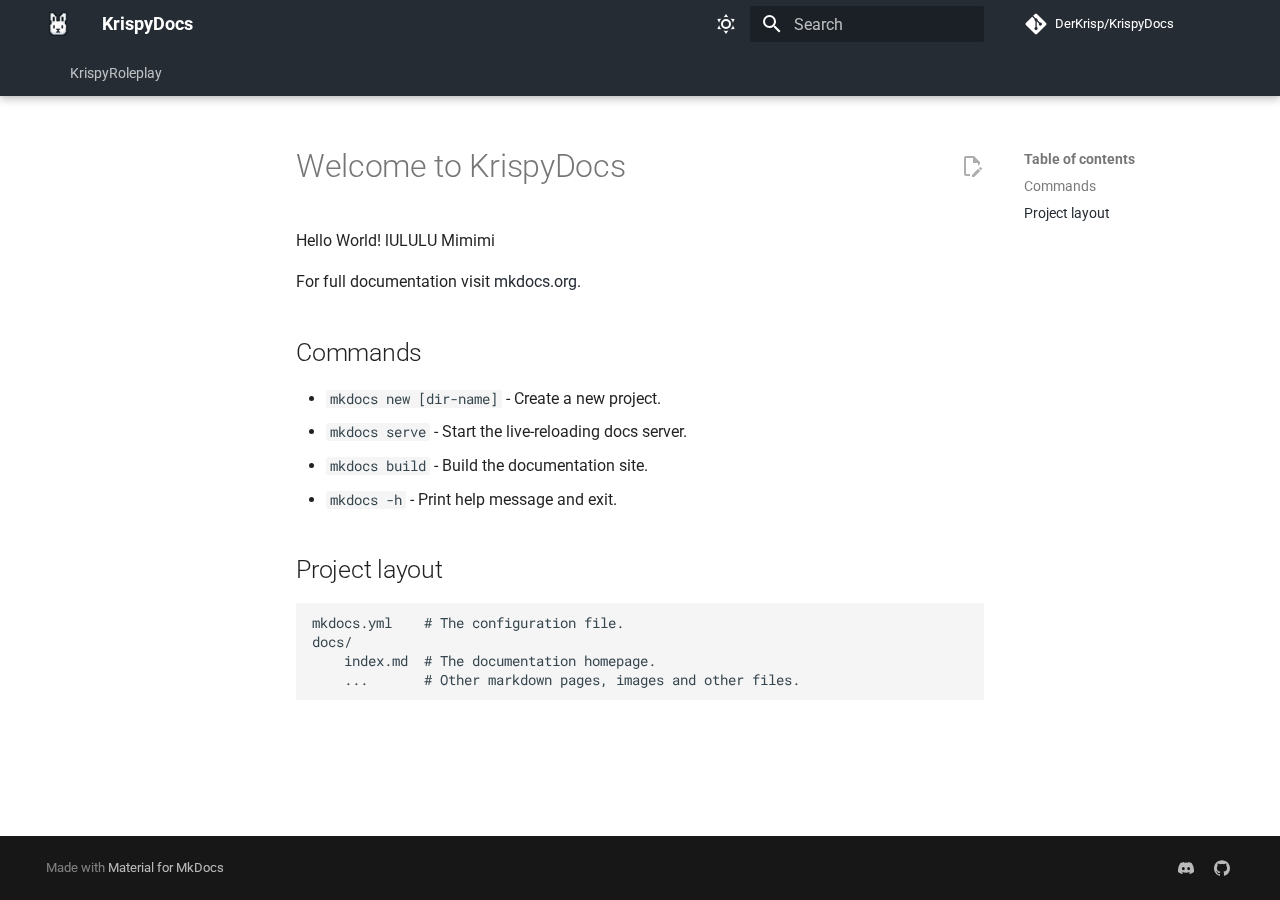
<file: index.html>
<!doctype html>
<html lang="en" class="no-js">
  <head>
    
      <meta charset="utf-8">
      <meta name="viewport" content="width=device-width,initial-scale=1">
      
      
        <meta name="author" content="DerKrisp">
      
      
      
      
        <link rel="next" href="krispyroleplay/about/">
      
      
      <link rel="icon" href="img/logo.png">
      <meta name="generator" content="mkdocs-1.6.1, mkdocs-material-9.6.3">
    
    
      
        <title>KrispyDocs</title>
      
    
    
      <link rel="stylesheet" href="assets/stylesheets/main.d7758b05.min.css">
      
        
        <link rel="stylesheet" href="assets/stylesheets/palette.06af60db.min.css">
      
      


    
    
      
    
    
      
        
        
        <link rel="preconnect" href="https://fonts.gstatic.com" crossorigin>
        <link rel="stylesheet" href="https://fonts.googleapis.com/css?family=Roboto:300,300i,400,400i,700,700i%7CRoboto+Mono:400,400i,700,700i&display=fallback">
        <style>:root{--md-text-font:"Roboto";--md-code-font:"Roboto Mono"}</style>
      
    
    
      <link rel="stylesheet" href="stylesheets/extra.css">
    
    <script>__md_scope=new URL(".",location),__md_hash=e=>[...e].reduce(((e,_)=>(e<<5)-e+_.charCodeAt(0)),0),__md_get=(e,_=localStorage,t=__md_scope)=>JSON.parse(_.getItem(t.pathname+"."+e)),__md_set=(e,_,t=localStorage,a=__md_scope)=>{try{t.setItem(a.pathname+"."+e,JSON.stringify(_))}catch(e){}}</script>
    
      

    
    
    
  </head>
  
  
    
    
      
    
    
    
    
    <body dir="ltr" data-md-color-scheme="default" data-md-color-primary="indigo" data-md-color-accent="indigo">
  
    
    <input class="md-toggle" data-md-toggle="drawer" type="checkbox" id="__drawer" autocomplete="off">
    <input class="md-toggle" data-md-toggle="search" type="checkbox" id="__search" autocomplete="off">
    <label class="md-overlay" for="__drawer"></label>
    <div data-md-component="skip">
      
        
        <a href="#welcome-to-krispydocs" class="md-skip">
          Skip to content
        </a>
      
    </div>
    <div data-md-component="announce">
      
    </div>
    
    
      

  

<header class="md-header md-header--shadow md-header--lifted" data-md-component="header">
  <nav class="md-header__inner md-grid" aria-label="Header">
    <a href="." title="KrispyDocs" class="md-header__button md-logo" aria-label="KrispyDocs" data-md-component="logo">
      
  <img src="img/logo.png" alt="logo">

    </a>
    <label class="md-header__button md-icon" for="__drawer">
      
      <svg xmlns="http://www.w3.org/2000/svg" viewBox="0 0 24 24"><path d="M3 6h18v2H3zm0 5h18v2H3zm0 5h18v2H3z"/></svg>
    </label>
    <div class="md-header__title" data-md-component="header-title">
      <div class="md-header__ellipsis">
        <div class="md-header__topic">
          <span class="md-ellipsis">
            KrispyDocs
          </span>
        </div>
        <div class="md-header__topic" data-md-component="header-topic">
          <span class="md-ellipsis">
            
              
            
          </span>
        </div>
      </div>
    </div>
    
      
        <form class="md-header__option" data-md-component="palette">
  
    
    
    
    <input class="md-option" data-md-color-media="(prefers-color-scheme: light)" data-md-color-scheme="default" data-md-color-primary="indigo" data-md-color-accent="indigo"  aria-label="Switch to dark mode"  type="radio" name="__palette" id="__palette_0">
    
      <label class="md-header__button md-icon" title="Switch to dark mode" for="__palette_1" hidden>
        <svg xmlns="http://www.w3.org/2000/svg" viewBox="0 0 24 24"><path d="M12 7a5 5 0 0 1 5 5 5 5 0 0 1-5 5 5 5 0 0 1-5-5 5 5 0 0 1 5-5m0 2a3 3 0 0 0-3 3 3 3 0 0 0 3 3 3 3 0 0 0 3-3 3 3 0 0 0-3-3m0-7 2.39 3.42C13.65 5.15 12.84 5 12 5s-1.65.15-2.39.42zM3.34 7l4.16-.35A7.2 7.2 0 0 0 5.94 8.5c-.44.74-.69 1.5-.83 2.29zm.02 10 1.76-3.77a7.131 7.131 0 0 0 2.38 4.14zM20.65 7l-1.77 3.79a7.02 7.02 0 0 0-2.38-4.15zm-.01 10-4.14.36c.59-.51 1.12-1.14 1.54-1.86.42-.73.69-1.5.83-2.29zM12 22l-2.41-3.44c.74.27 1.55.44 2.41.44.82 0 1.63-.17 2.37-.44z"/></svg>
      </label>
    
  
    
    
    
    <input class="md-option" data-md-color-media="(prefers-color-scheme: dark)" data-md-color-scheme="slate" data-md-color-primary="indigo" data-md-color-accent="indigo"  aria-label="Switch to light mode"  type="radio" name="__palette" id="__palette_1">
    
      <label class="md-header__button md-icon" title="Switch to light mode" for="__palette_0" hidden>
        <svg xmlns="http://www.w3.org/2000/svg" viewBox="0 0 24 24"><path d="m17.75 4.09-2.53 1.94.91 3.06-2.63-1.81-2.63 1.81.91-3.06-2.53-1.94L12.44 4l1.06-3 1.06 3zm3.5 6.91-1.64 1.25.59 1.98-1.7-1.17-1.7 1.17.59-1.98L15.75 11l2.06-.05L18.5 9l.69 1.95zm-2.28 4.95c.83-.08 1.72 1.1 1.19 1.85-.32.45-.66.87-1.08 1.27C15.17 23 8.84 23 4.94 19.07c-3.91-3.9-3.91-10.24 0-14.14.4-.4.82-.76 1.27-1.08.75-.53 1.93.36 1.85 1.19-.27 2.86.69 5.83 2.89 8.02a9.96 9.96 0 0 0 8.02 2.89m-1.64 2.02a12.08 12.08 0 0 1-7.8-3.47c-2.17-2.19-3.33-5-3.49-7.82-2.81 3.14-2.7 7.96.31 10.98 3.02 3.01 7.84 3.12 10.98.31"/></svg>
      </label>
    
  
</form>
      
    
    
      <script>var palette=__md_get("__palette");if(palette&&palette.color){if("(prefers-color-scheme)"===palette.color.media){var media=matchMedia("(prefers-color-scheme: light)"),input=document.querySelector(media.matches?"[data-md-color-media='(prefers-color-scheme: light)']":"[data-md-color-media='(prefers-color-scheme: dark)']");palette.color.media=input.getAttribute("data-md-color-media"),palette.color.scheme=input.getAttribute("data-md-color-scheme"),palette.color.primary=input.getAttribute("data-md-color-primary"),palette.color.accent=input.getAttribute("data-md-color-accent")}for(var[key,value]of Object.entries(palette.color))document.body.setAttribute("data-md-color-"+key,value)}</script>
    
    
    
      <label class="md-header__button md-icon" for="__search">
        
        <svg xmlns="http://www.w3.org/2000/svg" viewBox="0 0 24 24"><path d="M9.5 3A6.5 6.5 0 0 1 16 9.5c0 1.61-.59 3.09-1.56 4.23l.27.27h.79l5 5-1.5 1.5-5-5v-.79l-.27-.27A6.52 6.52 0 0 1 9.5 16 6.5 6.5 0 0 1 3 9.5 6.5 6.5 0 0 1 9.5 3m0 2C7 5 5 7 5 9.5S7 14 9.5 14 14 12 14 9.5 12 5 9.5 5"/></svg>
      </label>
      <div class="md-search" data-md-component="search" role="dialog">
  <label class="md-search__overlay" for="__search"></label>
  <div class="md-search__inner" role="search">
    <form class="md-search__form" name="search">
      <input type="text" class="md-search__input" name="query" aria-label="Search" placeholder="Search" autocapitalize="off" autocorrect="off" autocomplete="off" spellcheck="false" data-md-component="search-query" required>
      <label class="md-search__icon md-icon" for="__search">
        
        <svg xmlns="http://www.w3.org/2000/svg" viewBox="0 0 24 24"><path d="M9.5 3A6.5 6.5 0 0 1 16 9.5c0 1.61-.59 3.09-1.56 4.23l.27.27h.79l5 5-1.5 1.5-5-5v-.79l-.27-.27A6.52 6.52 0 0 1 9.5 16 6.5 6.5 0 0 1 3 9.5 6.5 6.5 0 0 1 9.5 3m0 2C7 5 5 7 5 9.5S7 14 9.5 14 14 12 14 9.5 12 5 9.5 5"/></svg>
        
        <svg xmlns="http://www.w3.org/2000/svg" viewBox="0 0 24 24"><path d="M20 11v2H8l5.5 5.5-1.42 1.42L4.16 12l7.92-7.92L13.5 5.5 8 11z"/></svg>
      </label>
      <nav class="md-search__options" aria-label="Search">
        
        <button type="reset" class="md-search__icon md-icon" title="Clear" aria-label="Clear" tabindex="-1">
          
          <svg xmlns="http://www.w3.org/2000/svg" viewBox="0 0 24 24"><path d="M19 6.41 17.59 5 12 10.59 6.41 5 5 6.41 10.59 12 5 17.59 6.41 19 12 13.41 17.59 19 19 17.59 13.41 12z"/></svg>
        </button>
      </nav>
      
        <div class="md-search__suggest" data-md-component="search-suggest"></div>
      
    </form>
    <div class="md-search__output">
      <div class="md-search__scrollwrap" tabindex="0" data-md-scrollfix>
        <div class="md-search-result" data-md-component="search-result">
          <div class="md-search-result__meta">
            Initializing search
          </div>
          <ol class="md-search-result__list" role="presentation"></ol>
        </div>
      </div>
    </div>
  </div>
</div>
    
    
      <div class="md-header__source">
        <a href="https://github.com/DerKrisp/KrispyDocs" title="Go to repository" class="md-source" data-md-component="source">
  <div class="md-source__icon md-icon">
    
    <svg xmlns="http://www.w3.org/2000/svg" viewBox="0 0 448 512"><!--! Font Awesome Free 6.7.2 by @fontawesome - https://fontawesome.com License - https://fontawesome.com/license/free (Icons: CC BY 4.0, Fonts: SIL OFL 1.1, Code: MIT License) Copyright 2024 Fonticons, Inc.--><path d="M439.55 236.05 244 40.45a28.87 28.87 0 0 0-40.81 0l-40.66 40.63 51.52 51.52c27.06-9.14 52.68 16.77 43.39 43.68l49.66 49.66c34.23-11.8 61.18 31 35.47 56.69-26.49 26.49-70.21-2.87-56-37.34L240.22 199v121.85c25.3 12.54 22.26 41.85 9.08 55a34.34 34.34 0 0 1-48.55 0c-17.57-17.6-11.07-46.91 11.25-56v-123c-20.8-8.51-24.6-30.74-18.64-45L142.57 101 8.45 235.14a28.86 28.86 0 0 0 0 40.81l195.61 195.6a28.86 28.86 0 0 0 40.8 0l194.69-194.69a28.86 28.86 0 0 0 0-40.81"/></svg>
  </div>
  <div class="md-source__repository">
    DerKrisp/KrispyDocs
  </div>
</a>
      </div>
    
  </nav>
  
    
      
<nav class="md-tabs" aria-label="Tabs" data-md-component="tabs">
  <div class="md-grid">
    <ul class="md-tabs__list">
      
        
  
  
    
  
  
    <li class="md-tabs__item md-tabs__item--active">
      <a href="." class="md-tabs__link">
        
  
    
  
  

      </a>
    </li>
  

      
        
  
  
  
    
    
      
  
  
  
    
    
      <li class="md-tabs__item">
        <a href="krispyroleplay/about/" class="md-tabs__link">
          
  
    
  
  KrispyRoleplay

        </a>
      </li>
    
  

    
  

      
    </ul>
  </div>
</nav>
    
  
</header>
    
    <div class="md-container" data-md-component="container">
      
      
        
      
      <main class="md-main" data-md-component="main">
        <div class="md-main__inner md-grid">
          
            
              
              <div class="md-sidebar md-sidebar--primary" data-md-component="sidebar" data-md-type="navigation" >
                <div class="md-sidebar__scrollwrap">
                  <div class="md-sidebar__inner">
                    


  


<nav class="md-nav md-nav--primary md-nav--lifted" aria-label="Navigation" data-md-level="0">
  <label class="md-nav__title" for="__drawer">
    <a href="." title="KrispyDocs" class="md-nav__button md-logo" aria-label="KrispyDocs" data-md-component="logo">
      
  <img src="img/logo.png" alt="logo">

    </a>
    KrispyDocs
  </label>
  
    <div class="md-nav__source">
      <a href="https://github.com/DerKrisp/KrispyDocs" title="Go to repository" class="md-source" data-md-component="source">
  <div class="md-source__icon md-icon">
    
    <svg xmlns="http://www.w3.org/2000/svg" viewBox="0 0 448 512"><!--! Font Awesome Free 6.7.2 by @fontawesome - https://fontawesome.com License - https://fontawesome.com/license/free (Icons: CC BY 4.0, Fonts: SIL OFL 1.1, Code: MIT License) Copyright 2024 Fonticons, Inc.--><path d="M439.55 236.05 244 40.45a28.87 28.87 0 0 0-40.81 0l-40.66 40.63 51.52 51.52c27.06-9.14 52.68 16.77 43.39 43.68l49.66 49.66c34.23-11.8 61.18 31 35.47 56.69-26.49 26.49-70.21-2.87-56-37.34L240.22 199v121.85c25.3 12.54 22.26 41.85 9.08 55a34.34 34.34 0 0 1-48.55 0c-17.57-17.6-11.07-46.91 11.25-56v-123c-20.8-8.51-24.6-30.74-18.64-45L142.57 101 8.45 235.14a28.86 28.86 0 0 0 0 40.81l195.61 195.6a28.86 28.86 0 0 0 40.8 0l194.69-194.69a28.86 28.86 0 0 0 0-40.81"/></svg>
  </div>
  <div class="md-source__repository">
    DerKrisp/KrispyDocs
  </div>
</a>
    </div>
  
  <ul class="md-nav__list" data-md-scrollfix>
    
      
      
  
  
    
  
  
  
    <li class="md-nav__item md-nav__item--active">
      
      <input class="md-nav__toggle md-toggle" type="checkbox" id="__toc">
      
      
        
      
      
        <label class="md-nav__link md-nav__link--active" for="__toc">
          
  
  <span class="md-ellipsis">
    
    
  </span>
  

          <span class="md-nav__icon md-icon"></span>
        </label>
      
      <a href="." class="md-nav__link md-nav__link--active">
        
  
  <span class="md-ellipsis">
    
    
  </span>
  

      </a>
      
        

<nav class="md-nav md-nav--secondary" aria-label="Table of contents">
  
  
  
    
  
  
    <label class="md-nav__title" for="__toc">
      <span class="md-nav__icon md-icon"></span>
      Table of contents
    </label>
    <ul class="md-nav__list" data-md-component="toc" data-md-scrollfix>
      
        <li class="md-nav__item">
  <a href="#commands" class="md-nav__link">
    <span class="md-ellipsis">
      Commands
    </span>
  </a>
  
</li>
      
        <li class="md-nav__item">
  <a href="#project-layout" class="md-nav__link">
    <span class="md-ellipsis">
      Project layout
    </span>
  </a>
  
</li>
      
    </ul>
  
</nav>
      
    </li>
  

    
      
      
  
  
  
  
    
    
      
        
      
        
      
        
      
    
    
      
      
        
      
    
    
      
        
        
      
    
    <li class="md-nav__item md-nav__item--pruned md-nav__item--nested">
      
        
  
  
    
  
  
    <a href="krispyroleplay/about/" class="md-nav__link">
      
  
  <span class="md-ellipsis">
    KrispyRoleplay
    
  </span>
  

      
        <span class="md-nav__icon md-icon"></span>
      
    </a>
  

  

      
    </li>
  

    
  </ul>
</nav>
                  </div>
                </div>
              </div>
            
            
              
              <div class="md-sidebar md-sidebar--secondary" data-md-component="sidebar" data-md-type="toc" >
                <div class="md-sidebar__scrollwrap">
                  <div class="md-sidebar__inner">
                    

<nav class="md-nav md-nav--secondary" aria-label="Table of contents">
  
  
  
    
  
  
    <label class="md-nav__title" for="__toc">
      <span class="md-nav__icon md-icon"></span>
      Table of contents
    </label>
    <ul class="md-nav__list" data-md-component="toc" data-md-scrollfix>
      
        <li class="md-nav__item">
  <a href="#commands" class="md-nav__link">
    <span class="md-ellipsis">
      Commands
    </span>
  </a>
  
</li>
      
        <li class="md-nav__item">
  <a href="#project-layout" class="md-nav__link">
    <span class="md-ellipsis">
      Project layout
    </span>
  </a>
  
</li>
      
    </ul>
  
</nav>
                  </div>
                </div>
              </div>
            
          
          
            <div class="md-content" data-md-component="content">
              <article class="md-content__inner md-typeset">
                
                  


  
    <a href="https://github.com/DerKrisp/KrispyDocs/edit/main/docs/index.md" title="Edit this page" class="md-content__button md-icon">
      
      <svg xmlns="http://www.w3.org/2000/svg" viewBox="0 0 24 24"><path d="M10 20H6V4h7v5h5v3.1l2-2V8l-6-6H6c-1.1 0-2 .9-2 2v16c0 1.1.9 2 2 2h4zm10.2-7c.1 0 .3.1.4.2l1.3 1.3c.2.2.2.6 0 .8l-1 1-2.1-2.1 1-1c.1-.1.2-.2.4-.2m0 3.9L14.1 23H12v-2.1l6.1-6.1z"/></svg>
    </a>
  
  


<h1 id="welcome-to-krispydocs">Welcome to KrispyDocs</h1>
<p>Hello World!
lULULU
Mimimi</p>
<p>For full documentation visit <a href="https://www.mkdocs.org">mkdocs.org</a>.</p>
<h2 id="commands">Commands</h2>
<ul>
<li><code>mkdocs new [dir-name]</code> - Create a new project.</li>
<li><code>mkdocs serve</code> - Start the live-reloading docs server.</li>
<li><code>mkdocs build</code> - Build the documentation site.</li>
<li><code>mkdocs -h</code> - Print help message and exit.</li>
</ul>
<h2 id="project-layout">Project layout</h2>
<pre><code>mkdocs.yml    # The configuration file.
docs/
    index.md  # The documentation homepage.
    ...       # Other markdown pages, images and other files.
</code></pre>












                
              </article>
            </div>
          
          
  <script>var tabs=__md_get("__tabs");if(Array.isArray(tabs))e:for(var set of document.querySelectorAll(".tabbed-set")){var labels=set.querySelector(".tabbed-labels");for(var tab of tabs)for(var label of labels.getElementsByTagName("label"))if(label.innerText.trim()===tab){var input=document.getElementById(label.htmlFor);input.checked=!0;continue e}}</script>

<script>var target=document.getElementById(location.hash.slice(1));target&&target.name&&(target.checked=target.name.startsWith("__tabbed_"))</script>
        </div>
        
          <button type="button" class="md-top md-icon" data-md-component="top" hidden>
  
  <svg xmlns="http://www.w3.org/2000/svg" viewBox="0 0 24 24"><path d="M13 20h-2V8l-5.5 5.5-1.42-1.42L12 4.16l7.92 7.92-1.42 1.42L13 8z"/></svg>
  Back to top
</button>
        
      </main>
      
        <footer class="md-footer">
  
  <div class="md-footer-meta md-typeset">
    <div class="md-footer-meta__inner md-grid">
      <div class="md-copyright">
  
  
    Made with
    <a href="https://squidfunk.github.io/mkdocs-material/" target="_blank" rel="noopener">
      Material for MkDocs
    </a>
  
</div>
      
        <div class="md-social">
  
    
    
    
    
    <a href="https://discord.gg/Vhhcu9x" target="_blank" rel="noopener" title="Discord" class="md-social__link">
      <svg xmlns="http://www.w3.org/2000/svg" viewBox="0 0 24 24"><path d="M20.317 4.37a19.8 19.8 0 0 0-4.885-1.515.074.074 0 0 0-.079.037c-.21.375-.444.864-.608 1.25a18.3 18.3 0 0 0-5.487 0 13 13 0 0 0-.617-1.25.08.08 0 0 0-.079-.037A19.7 19.7 0 0 0 3.677 4.37a.1.1 0 0 0-.032.027C.533 9.046-.32 13.58.099 18.057a.08.08 0 0 0 .031.057 19.9 19.9 0 0 0 5.993 3.03.08.08 0 0 0 .084-.028c.462-.63.874-1.295 1.226-1.994a.076.076 0 0 0-.041-.106 13 13 0 0 1-1.872-.892.077.077 0 0 1-.008-.128 10 10 0 0 0 .372-.292.07.07 0 0 1 .077-.01c3.928 1.793 8.18 1.793 12.062 0a.07.07 0 0 1 .078.01c.12.098.246.198.373.292a.077.077 0 0 1-.006.127 12.3 12.3 0 0 1-1.873.892.077.077 0 0 0-.041.107c.36.698.772 1.362 1.225 1.993a.08.08 0 0 0 .084.028 19.8 19.8 0 0 0 6.002-3.03.08.08 0 0 0 .032-.054c.5-5.177-.838-9.674-3.549-13.66a.06.06 0 0 0-.031-.03M8.02 15.33c-1.182 0-2.157-1.085-2.157-2.419 0-1.333.956-2.419 2.157-2.419 1.21 0 2.176 1.096 2.157 2.42 0 1.333-.956 2.418-2.157 2.418m7.975 0c-1.183 0-2.157-1.085-2.157-2.419 0-1.333.955-2.419 2.157-2.419 1.21 0 2.176 1.096 2.157 2.42 0 1.333-.946 2.418-2.157 2.418"/></svg>
    </a>
  
    
    
    
    
    <a href="https://github.com/DerKrisp" target="_blank" rel="noopener" title="Github" class="md-social__link">
      <svg xmlns="http://www.w3.org/2000/svg" viewBox="0 0 24 24"><path d="M12 .297c-6.63 0-12 5.373-12 12 0 5.303 3.438 9.8 8.205 11.385.6.113.82-.258.82-.577 0-.285-.01-1.04-.015-2.04-3.338.724-4.042-1.61-4.042-1.61C4.422 18.07 3.633 17.7 3.633 17.7c-1.087-.744.084-.729.084-.729 1.205.084 1.838 1.236 1.838 1.236 1.07 1.835 2.809 1.305 3.495.998.108-.776.417-1.305.76-1.605-2.665-.3-5.466-1.332-5.466-5.93 0-1.31.465-2.38 1.235-3.22-.135-.303-.54-1.523.105-3.176 0 0 1.005-.322 3.3 1.23.96-.267 1.98-.399 3-.405 1.02.006 2.04.138 3 .405 2.28-1.552 3.285-1.23 3.285-1.23.645 1.653.24 2.873.12 3.176.765.84 1.23 1.91 1.23 3.22 0 4.61-2.805 5.625-5.475 5.92.42.36.81 1.096.81 2.22 0 1.606-.015 2.896-.015 3.286 0 .315.21.69.825.57C20.565 22.092 24 17.592 24 12.297c0-6.627-5.373-12-12-12"/></svg>
    </a>
  
</div>
      
    </div>
  </div>
</footer>
      
    </div>
    <div class="md-dialog" data-md-component="dialog">
      <div class="md-dialog__inner md-typeset"></div>
    </div>
    
    
    <script id="__config" type="application/json">{"base": ".", "features": ["content.tabs.link", "navigation.tabs", "navigation.tabs.sticky", "navigation.sections", "navigation.tracking", "navigation.prune", "navigation.top", "navigation.indexes", "search.suggest", "search.highlight", "toc.follow", "content.action.edit"], "search": "assets/javascripts/workers/search.f8cc74c7.min.js", "translations": {"clipboard.copied": "Copied to clipboard", "clipboard.copy": "Copy to clipboard", "search.result.more.one": "1 more on this page", "search.result.more.other": "# more on this page", "search.result.none": "No matching documents", "search.result.one": "1 matching document", "search.result.other": "# matching documents", "search.result.placeholder": "Type to start searching", "search.result.term.missing": "Missing", "select.version": "Select version"}}</script>
    
    
      <script src="assets/javascripts/bundle.f1b6f286.min.js"></script>
      
    
  </body>
</html>
</file>
<file: stylesheets/extra.css>
:root  > * {
  --md-primary-fg-color:        #252c34;
}
</file>
<file: assets/stylesheets/main.d7758b05.min.css>
@charset "UTF-8";html{-webkit-text-size-adjust:none;-moz-text-size-adjust:none;text-size-adjust:none;box-sizing:border-box}*,:after,:before{box-sizing:inherit}@media (prefers-reduced-motion){*,:after,:before{transition:none!important}}body{margin:0}a,button,input,label{-webkit-tap-highlight-color:transparent}a{color:inherit;text-decoration:none}hr{border:0;box-sizing:initial;display:block;height:.05rem;overflow:visible;padding:0}small{font-size:80%}sub,sup{line-height:1em}img{border-style:none}table{border-collapse:initial;border-spacing:0}td,th{font-weight:400;vertical-align:top}button{background:#0000;border:0;font-family:inherit;font-size:inherit;margin:0;padding:0}input{border:0;outline:none}:root{--md-primary-fg-color:#4051b5;--md-primary-fg-color--light:#5d6cc0;--md-primary-fg-color--dark:#303fa1;--md-primary-bg-color:#fff;--md-primary-bg-color--light:#ffffffb3;--md-accent-fg-color:#526cfe;--md-accent-fg-color--transparent:#526cfe1a;--md-accent-bg-color:#fff;--md-accent-bg-color--light:#ffffffb3}[data-md-color-scheme=default]{color-scheme:light}[data-md-color-scheme=default] img[src$="#gh-dark-mode-only"],[data-md-color-scheme=default] img[src$="#only-dark"]{display:none}:root,[data-md-color-scheme=default]{--md-hue:225deg;--md-default-fg-color:#000000de;--md-default-fg-color--light:#0000008a;--md-default-fg-color--lighter:#00000052;--md-default-fg-color--lightest:#00000012;--md-default-bg-color:#fff;--md-default-bg-color--light:#ffffffb3;--md-default-bg-color--lighter:#ffffff4d;--md-default-bg-color--lightest:#ffffff1f;--md-code-fg-color:#36464e;--md-code-bg-color:#f5f5f5;--md-code-hl-color:#4287ff;--md-code-hl-color--light:#4287ff1a;--md-code-hl-number-color:#d52a2a;--md-code-hl-special-color:#db1457;--md-code-hl-function-color:#a846b9;--md-code-hl-constant-color:#6e59d9;--md-code-hl-keyword-color:#3f6ec6;--md-code-hl-string-color:#1c7d4d;--md-code-hl-name-color:var(--md-code-fg-color);--md-code-hl-operator-color:var(--md-default-fg-color--light);--md-code-hl-punctuation-color:var(--md-default-fg-color--light);--md-code-hl-comment-color:var(--md-default-fg-color--light);--md-code-hl-generic-color:var(--md-default-fg-color--light);--md-code-hl-variable-color:var(--md-default-fg-color--light);--md-typeset-color:var(--md-default-fg-color);--md-typeset-a-color:var(--md-primary-fg-color);--md-typeset-del-color:#f5503d26;--md-typeset-ins-color:#0bd57026;--md-typeset-kbd-color:#fafafa;--md-typeset-kbd-accent-color:#fff;--md-typeset-kbd-border-color:#b8b8b8;--md-typeset-mark-color:#ffff0080;--md-typeset-table-color:#0000001f;--md-typeset-table-color--light:rgba(0,0,0,.035);--md-admonition-fg-color:var(--md-default-fg-color);--md-admonition-bg-color:var(--md-default-bg-color);--md-warning-fg-color:#000000de;--md-warning-bg-color:#ff9;--md-footer-fg-color:#fff;--md-footer-fg-color--light:#ffffffb3;--md-footer-fg-color--lighter:#ffffff73;--md-footer-bg-color:#000000de;--md-footer-bg-color--dark:#00000052;--md-shadow-z1:0 0.2rem 0.5rem #0000000d,0 0 0.05rem #0000001a;--md-shadow-z2:0 0.2rem 0.5rem #0000001a,0 0 0.05rem #00000040;--md-shadow-z3:0 0.2rem 0.5rem #0003,0 0 0.05rem #00000059}.md-icon svg{fill:currentcolor;display:block;height:1.2rem;width:1.2rem}body{-webkit-font-smoothing:antialiased;-moz-osx-font-smoothing:grayscale;--md-text-font-family:var(--md-text-font,_),-apple-system,BlinkMacSystemFont,Helvetica,Arial,sans-serif;--md-code-font-family:var(--md-code-font,_),SFMono-Regular,Consolas,Menlo,monospace}aside,body,input{font-feature-settings:"kern","liga";color:var(--md-typeset-color);font-family:var(--md-text-font-family)}code,kbd,pre{font-feature-settings:"kern";font-family:var(--md-code-font-family)}:root{--md-typeset-table-sort-icon:url('data:image/svg+xml;charset=utf-8,<svg xmlns="http://www.w3.org/2000/svg" viewBox="0 0 24 24"><path d="m18 21-4-4h3V7h-3l4-4 4 4h-3v10h3M2 19v-2h10v2M2 13v-2h7v2M2 7V5h4v2z"/></svg>');--md-typeset-table-sort-icon--asc:url('data:image/svg+xml;charset=utf-8,<svg xmlns="http://www.w3.org/2000/svg" viewBox="0 0 24 24"><path d="M19 17h3l-4 4-4-4h3V3h2M2 17h10v2H2M6 5v2H2V5m0 6h7v2H2z"/></svg>');--md-typeset-table-sort-icon--desc:url('data:image/svg+xml;charset=utf-8,<svg xmlns="http://www.w3.org/2000/svg" viewBox="0 0 24 24"><path d="M19 7h3l-4-4-4 4h3v14h2M2 17h10v2H2M6 5v2H2V5m0 6h7v2H2z"/></svg>')}.md-typeset{-webkit-print-color-adjust:exact;color-adjust:exact;font-size:.8rem;line-height:1.6;overflow-wrap:break-word}@media print{.md-typeset{font-size:.68rem}}.md-typeset blockquote,.md-typeset dl,.md-typeset figure,.md-typeset ol,.md-typeset pre,.md-typeset ul{margin-bottom:1em;margin-top:1em}.md-typeset h1{color:var(--md-default-fg-color--light);font-size:2em;line-height:1.3;margin:0 0 1.25em}.md-typeset h1,.md-typeset h2{font-weight:300;letter-spacing:-.01em}.md-typeset h2{font-size:1.5625em;line-height:1.4;margin:1.6em 0 .64em}.md-typeset h3{font-size:1.25em;font-weight:400;letter-spacing:-.01em;line-height:1.5;margin:1.6em 0 .8em}.md-typeset h2+h3{margin-top:.8em}.md-typeset h4{font-weight:700;letter-spacing:-.01em;margin:1em 0}.md-typeset h5,.md-typeset h6{color:var(--md-default-fg-color--light);font-size:.8em;font-weight:700;letter-spacing:-.01em;margin:1.25em 0}.md-typeset h5{text-transform:uppercase}.md-typeset h5 code{text-transform:none}.md-typeset hr{border-bottom:.05rem solid var(--md-default-fg-color--lightest);display:flow-root;margin:1.5em 0}.md-typeset a{color:var(--md-typeset-a-color);word-break:break-word}.md-typeset a,.md-typeset a:before{transition:color 125ms}.md-typeset a:focus,.md-typeset a:hover{color:var(--md-accent-fg-color)}.md-typeset a:focus code,.md-typeset a:hover code{background-color:var(--md-accent-fg-color--transparent)}.md-typeset a code{color:currentcolor;transition:background-color 125ms}.md-typeset a.focus-visible{outline-color:var(--md-accent-fg-color);outline-offset:.2rem}.md-typeset code,.md-typeset kbd,.md-typeset pre{color:var(--md-code-fg-color);direction:ltr;font-variant-ligatures:none}@media print{.md-typeset code,.md-typeset kbd,.md-typeset pre{white-space:pre-wrap}}.md-typeset code{background-color:var(--md-code-bg-color);border-radius:.1rem;-webkit-box-decoration-break:clone;box-decoration-break:clone;font-size:.85em;padding:0 .2941176471em;word-break:break-word}.md-typeset code:not(.focus-visible){-webkit-tap-highlight-color:transparent;outline:none}.md-typeset pre{display:flow-root;line-height:1.4;position:relative}.md-typeset pre>code{-webkit-box-decoration-break:slice;box-decoration-break:slice;box-shadow:none;display:block;margin:0;outline-color:var(--md-accent-fg-color);overflow:auto;padding:.7720588235em 1.1764705882em;scrollbar-color:var(--md-default-fg-color--lighter) #0000;scrollbar-width:thin;touch-action:auto;word-break:normal}.md-typeset pre>code:hover{scrollbar-color:var(--md-accent-fg-color) #0000}.md-typeset pre>code::-webkit-scrollbar{height:.2rem;width:.2rem}.md-typeset pre>code::-webkit-scrollbar-thumb{background-color:var(--md-default-fg-color--lighter)}.md-typeset pre>code::-webkit-scrollbar-thumb:hover{background-color:var(--md-accent-fg-color)}.md-typeset kbd{background-color:var(--md-typeset-kbd-color);border-radius:.1rem;box-shadow:0 .1rem 0 .05rem var(--md-typeset-kbd-border-color),0 .1rem 0 var(--md-typeset-kbd-border-color),0 -.1rem .2rem var(--md-typeset-kbd-accent-color) inset;color:var(--md-default-fg-color);display:inline-block;font-size:.75em;padding:0 .6666666667em;vertical-align:text-top;word-break:break-word}.md-typeset mark{background-color:var(--md-typeset-mark-color);-webkit-box-decoration-break:clone;box-decoration-break:clone;color:inherit;word-break:break-word}.md-typeset abbr{border-bottom:.05rem dotted var(--md-default-fg-color--light);cursor:help;text-decoration:none}.md-typeset small{opacity:.75}[dir=ltr] .md-typeset sub,[dir=ltr] .md-typeset sup{margin-left:.078125em}[dir=rtl] .md-typeset sub,[dir=rtl] .md-typeset sup{margin-right:.078125em}[dir=ltr] .md-typeset blockquote{padding-left:.6rem}[dir=rtl] .md-typeset blockquote{padding-right:.6rem}[dir=ltr] .md-typeset blockquote{border-left:.2rem solid var(--md-default-fg-color--lighter)}[dir=rtl] .md-typeset blockquote{border-right:.2rem solid var(--md-default-fg-color--lighter)}.md-typeset blockquote{color:var(--md-default-fg-color--light);margin-left:0;margin-right:0}.md-typeset ul{list-style-type:disc}.md-typeset ul[type]{list-style-type:revert-layer}[dir=ltr] .md-typeset ol,[dir=ltr] .md-typeset ul{margin-left:.625em}[dir=rtl] .md-typeset ol,[dir=rtl] .md-typeset ul{margin-right:.625em}.md-typeset ol,.md-typeset ul{padding:0}.md-typeset ol:not([hidden]),.md-typeset ul:not([hidden]){display:flow-root}.md-typeset ol ol,.md-typeset ul ol{list-style-type:lower-alpha}.md-typeset ol ol ol,.md-typeset ul ol ol{list-style-type:lower-roman}.md-typeset ol ol ol ol,.md-typeset ul ol ol ol{list-style-type:upper-alpha}.md-typeset ol ol ol ol ol,.md-typeset ul ol ol ol ol{list-style-type:upper-roman}.md-typeset ol[type],.md-typeset ul[type]{list-style-type:revert-layer}[dir=ltr] .md-typeset ol li,[dir=ltr] .md-typeset ul li{margin-left:1.25em}[dir=rtl] .md-typeset ol li,[dir=rtl] .md-typeset ul li{margin-right:1.25em}.md-typeset ol li,.md-typeset ul li{margin-bottom:.5em}.md-typeset ol li blockquote,.md-typeset ol li p,.md-typeset ul li blockquote,.md-typeset ul li p{margin:.5em 0}.md-typeset ol li:last-child,.md-typeset ul li:last-child{margin-bottom:0}[dir=ltr] .md-typeset ol li ol,[dir=ltr] .md-typeset ol li ul,[dir=ltr] .md-typeset ul li ol,[dir=ltr] .md-typeset ul li ul{margin-left:.625em}[dir=rtl] .md-typeset ol li ol,[dir=rtl] .md-typeset ol li ul,[dir=rtl] .md-typeset ul li ol,[dir=rtl] .md-typeset ul li ul{margin-right:.625em}.md-typeset ol li ol,.md-typeset ol li ul,.md-typeset ul li ol,.md-typeset ul li ul{margin-bottom:.5em;margin-top:.5em}[dir=ltr] .md-typeset dd{margin-left:1.875em}[dir=rtl] .md-typeset dd{margin-right:1.875em}.md-typeset dd{margin-bottom:1.5em;margin-top:1em}.md-typeset img,.md-typeset svg,.md-typeset video{height:auto;max-width:100%}.md-typeset img[align=left]{margin:1em 1em 1em 0}.md-typeset img[align=right]{margin:1em 0 1em 1em}.md-typeset img[align]:only-child{margin-top:0}.md-typeset figure{display:flow-root;margin:1em auto;max-width:100%;text-align:center;width:-moz-fit-content;width:fit-content}.md-typeset figure img{display:block;margin:0 auto}.md-typeset figcaption{font-style:italic;margin:1em auto;max-width:24rem}.md-typeset iframe{max-width:100%}.md-typeset table:not([class]){background-color:var(--md-default-bg-color);border:.05rem solid var(--md-typeset-table-color);border-radius:.1rem;display:inline-block;font-size:.64rem;max-width:100%;overflow:auto;touch-action:auto}@media print{.md-typeset table:not([class]){display:table}}.md-typeset table:not([class])+*{margin-top:1.5em}.md-typeset table:not([class]) td>:first-child,.md-typeset table:not([class]) th>:first-child{margin-top:0}.md-typeset table:not([class]) td>:last-child,.md-typeset table:not([class]) th>:last-child{margin-bottom:0}.md-typeset table:not([class]) td:not([align]),.md-typeset table:not([class]) th:not([align]){text-align:left}[dir=rtl] .md-typeset table:not([class]) td:not([align]),[dir=rtl] .md-typeset table:not([class]) th:not([align]){text-align:right}.md-typeset table:not([class]) th{font-weight:700;min-width:5rem;padding:.9375em 1.25em;vertical-align:top}.md-typeset table:not([class]) td{border-top:.05rem solid var(--md-typeset-table-color);padding:.9375em 1.25em;vertical-align:top}.md-typeset table:not([class]) tbody tr{transition:background-color 125ms}.md-typeset table:not([class]) tbody tr:hover{background-color:var(--md-typeset-table-color--light);box-shadow:0 .05rem 0 var(--md-default-bg-color) inset}.md-typeset table:not([class]) a{word-break:normal}.md-typeset table th[role=columnheader]{cursor:pointer}[dir=ltr] .md-typeset table th[role=columnheader]:after{margin-left:.5em}[dir=rtl] .md-typeset table th[role=columnheader]:after{margin-right:.5em}.md-typeset table th[role=columnheader]:after{content:"";display:inline-block;height:1.2em;-webkit-mask-image:var(--md-typeset-table-sort-icon);mask-image:var(--md-typeset-table-sort-icon);-webkit-mask-repeat:no-repeat;mask-repeat:no-repeat;-webkit-mask-size:contain;mask-size:contain;transition:background-color 125ms;vertical-align:text-bottom;width:1.2em}.md-typeset table th[role=columnheader]:hover:after{background-color:var(--md-default-fg-color--lighter)}.md-typeset table th[role=columnheader][aria-sort=ascending]:after{background-color:var(--md-default-fg-color--light);-webkit-mask-image:var(--md-typeset-table-sort-icon--asc);mask-image:var(--md-typeset-table-sort-icon--asc)}.md-typeset table th[role=columnheader][aria-sort=descending]:after{background-color:var(--md-default-fg-color--light);-webkit-mask-image:var(--md-typeset-table-sort-icon--desc);mask-image:var(--md-typeset-table-sort-icon--desc)}.md-typeset__scrollwrap{margin:1em -.8rem;overflow-x:auto;touch-action:auto}.md-typeset__table{display:inline-block;margin-bottom:.5em;padding:0 .8rem}@media print{.md-typeset__table{display:block}}html .md-typeset__table table{display:table;margin:0;overflow:hidden;width:100%}@media screen and (max-width:44.984375em){.md-content__inner>pre{margin:1em -.8rem}.md-content__inner>pre code{border-radius:0}}.md-typeset .md-author{border-radius:100%;display:block;flex-shrink:0;height:1.6rem;overflow:hidden;position:relative;transition:color 125ms,transform 125ms;width:1.6rem}.md-typeset .md-author img{display:block}.md-typeset .md-author--more{background:var(--md-default-fg-color--lightest);color:var(--md-default-fg-color--lighter);font-size:.6rem;font-weight:700;line-height:1.6rem;text-align:center}.md-typeset .md-author--long{height:2.4rem;width:2.4rem}.md-typeset a.md-author{transform:scale(1)}.md-typeset a.md-author img{border-radius:100%;filter:grayscale(100%) opacity(75%);transition:filter 125ms}.md-typeset a.md-author:focus,.md-typeset a.md-author:hover{transform:scale(1.1);z-index:1}.md-typeset a.md-author:focus img,.md-typeset a.md-author:hover img{filter:grayscale(0)}.md-banner{background-color:var(--md-footer-bg-color);color:var(--md-footer-fg-color);overflow:auto}@media print{.md-banner{display:none}}.md-banner--warning{background-color:var(--md-warning-bg-color);color:var(--md-warning-fg-color)}.md-banner__inner{font-size:.7rem;margin:.6rem auto;padding:0 .8rem}[dir=ltr] .md-banner__button{float:right}[dir=rtl] .md-banner__button{float:left}.md-banner__button{color:inherit;cursor:pointer;transition:opacity .25s}.no-js .md-banner__button{display:none}.md-banner__button:hover{opacity:.7}html{font-size:125%;height:100%;overflow-x:hidden}@media screen and (min-width:100em){html{font-size:137.5%}}@media screen and (min-width:125em){html{font-size:150%}}body{background-color:var(--md-default-bg-color);display:flex;flex-direction:column;font-size:.5rem;min-height:100%;position:relative;width:100%}@media print{body{display:block}}@media screen and (max-width:59.984375em){body[data-md-scrolllock]{position:fixed}}.md-grid{margin-left:auto;margin-right:auto;max-width:61rem}.md-container{display:flex;flex-direction:column;flex-grow:1}@media print{.md-container{display:block}}.md-main{flex-grow:1}.md-main__inner{display:flex;height:100%;margin-top:1.5rem}.md-ellipsis{overflow:hidden;text-overflow:ellipsis}.md-toggle{display:none}.md-option{height:0;opacity:0;position:absolute;width:0}.md-option:checked+label:not([hidden]){display:block}.md-option.focus-visible+label{outline-color:var(--md-accent-fg-color);outline-style:auto}.md-skip{background-color:var(--md-default-fg-color);border-radius:.1rem;color:var(--md-default-bg-color);font-size:.64rem;margin:.5rem;opacity:0;outline-color:var(--md-accent-fg-color);padding:.3rem .5rem;position:fixed;transform:translateY(.4rem);z-index:-1}.md-skip:focus{opacity:1;transform:translateY(0);transition:transform .25s cubic-bezier(.4,0,.2,1),opacity 175ms 75ms;z-index:10}@page{margin:25mm}:root{--md-clipboard-icon:url('data:image/svg+xml;charset=utf-8,<svg xmlns="http://www.w3.org/2000/svg" viewBox="0 0 24 24"><path d="M19 21H8V7h11m0-2H8a2 2 0 0 0-2 2v14a2 2 0 0 0 2 2h11a2 2 0 0 0 2-2V7a2 2 0 0 0-2-2m-3-4H4a2 2 0 0 0-2 2v14h2V3h12z"/></svg>')}.md-clipboard{border-radius:.1rem;color:var(--md-default-fg-color--lightest);cursor:pointer;height:1.5em;outline-color:var(--md-accent-fg-color);outline-offset:.1rem;position:absolute;right:.5em;top:.5em;transition:color .25s;width:1.5em;z-index:1}@media print{.md-clipboard{display:none}}.md-clipboard:not(.focus-visible){-webkit-tap-highlight-color:transparent;outline:none}:hover>.md-clipboard{color:var(--md-default-fg-color--light)}.md-clipboard:focus,.md-clipboard:hover{color:var(--md-accent-fg-color)}.md-clipboard:after{background-color:currentcolor;content:"";display:block;height:1.125em;margin:0 auto;-webkit-mask-image:var(--md-clipboard-icon);mask-image:var(--md-clipboard-icon);-webkit-mask-position:center;mask-position:center;-webkit-mask-repeat:no-repeat;mask-repeat:no-repeat;-webkit-mask-size:contain;mask-size:contain;width:1.125em}.md-clipboard--inline{cursor:pointer}.md-clipboard--inline code{transition:color .25s,background-color .25s}.md-clipboard--inline:focus code,.md-clipboard--inline:hover code{background-color:var(--md-accent-fg-color--transparent);color:var(--md-accent-fg-color)}.md-typeset .md-code__content{display:grid}@keyframes consent{0%{opacity:0;transform:translateY(100%)}to{opacity:1;transform:translateY(0)}}@keyframes overlay{0%{opacity:0}to{opacity:1}}.md-consent__overlay{animation:overlay .25s both;-webkit-backdrop-filter:blur(.1rem);backdrop-filter:blur(.1rem);background-color:#0000008a;height:100%;opacity:1;position:fixed;top:0;width:100%;z-index:5}.md-consent__inner{animation:consent .5s cubic-bezier(.1,.7,.1,1) both;background-color:var(--md-default-bg-color);border:0;border-radius:.1rem;bottom:0;box-shadow:0 0 .2rem #0000001a,0 .2rem .4rem #0003;max-height:100%;overflow:auto;padding:0;position:fixed;width:100%;z-index:5}.md-consent__form{padding:.8rem}.md-consent__settings{display:none;margin:1em 0}input:checked+.md-consent__settings{display:block}.md-consent__controls{margin-bottom:.8rem}.md-typeset .md-consent__controls .md-button{display:inline}@media screen and (max-width:44.984375em){.md-typeset .md-consent__controls .md-button{display:block;margin-top:.4rem;text-align:center;width:100%}}.md-consent label{cursor:pointer}.md-content{flex-grow:1;min-width:0}.md-content__inner{margin:0 .8rem 1.2rem;padding-top:.6rem}@media screen and (min-width:76.25em){[dir=ltr] .md-sidebar--primary:not([hidden])~.md-content>.md-content__inner{margin-left:1.2rem}[dir=ltr] .md-sidebar--secondary:not([hidden])~.md-content>.md-content__inner,[dir=rtl] .md-sidebar--primary:not([hidden])~.md-content>.md-content__inner{margin-right:1.2rem}[dir=rtl] .md-sidebar--secondary:not([hidden])~.md-content>.md-content__inner{margin-left:1.2rem}}.md-content__inner:before{content:"";display:block;height:.4rem}.md-content__inner>:last-child{margin-bottom:0}[dir=ltr] .md-content__button{float:right}[dir=rtl] .md-content__button{float:left}[dir=ltr] .md-content__button{margin-left:.4rem}[dir=rtl] .md-content__button{margin-right:.4rem}.md-content__button{margin:.4rem 0;padding:0}@media print{.md-content__button{display:none}}.md-typeset .md-content__button{color:var(--md-default-fg-color--lighter)}.md-content__button svg{display:inline;vertical-align:top}[dir=rtl] .md-content__button svg{transform:scaleX(-1)}[dir=ltr] .md-dialog{right:.8rem}[dir=rtl] .md-dialog{left:.8rem}.md-dialog{background-color:var(--md-default-fg-color);border-radius:.1rem;bottom:.8rem;box-shadow:var(--md-shadow-z3);min-width:11.1rem;opacity:0;padding:.4rem .6rem;pointer-events:none;position:fixed;transform:translateY(100%);transition:transform 0ms .4s,opacity .4s;z-index:4}@media print{.md-dialog{display:none}}.md-dialog--active{opacity:1;pointer-events:auto;transform:translateY(0);transition:transform .4s cubic-bezier(.075,.85,.175,1),opacity .4s}.md-dialog__inner{color:var(--md-default-bg-color);font-size:.7rem}.md-feedback{margin:2em 0 1em;text-align:center}.md-feedback fieldset{border:none;margin:0;padding:0}.md-feedback__title{font-weight:700;margin:1em auto}.md-feedback__inner{position:relative}.md-feedback__list{display:flex;flex-wrap:wrap;place-content:baseline center;position:relative}.md-feedback__list:hover .md-icon:not(:disabled){color:var(--md-default-fg-color--lighter)}:disabled .md-feedback__list{min-height:1.8rem}.md-feedback__icon{color:var(--md-default-fg-color--light);cursor:pointer;flex-shrink:0;margin:0 .1rem;transition:color 125ms}.md-feedback__icon:not(:disabled).md-icon:hover{color:var(--md-accent-fg-color)}.md-feedback__icon:disabled{color:var(--md-default-fg-color--lightest);pointer-events:none}.md-feedback__note{opacity:0;position:relative;transform:translateY(.4rem);transition:transform .4s cubic-bezier(.1,.7,.1,1),opacity .15s}.md-feedback__note>*{margin:0 auto;max-width:16rem}:disabled .md-feedback__note{opacity:1;transform:translateY(0)}@media print{.md-feedback{display:none}}.md-footer{background-color:var(--md-footer-bg-color);color:var(--md-footer-fg-color)}@media print{.md-footer{display:none}}.md-footer__inner{justify-content:space-between;overflow:auto;padding:.2rem}.md-footer__inner:not([hidden]){display:flex}.md-footer__link{align-items:end;display:flex;flex-grow:0.01;margin-bottom:.4rem;margin-top:1rem;max-width:100%;outline-color:var(--md-accent-fg-color);overflow:hidden;transition:opacity .25s}.md-footer__link:focus,.md-footer__link:hover{opacity:.7}[dir=rtl] .md-footer__link svg{transform:scaleX(-1)}@media screen and (max-width:44.984375em){.md-footer__link--prev{flex-shrink:0}.md-footer__link--prev .md-footer__title{display:none}}[dir=ltr] .md-footer__link--next{margin-left:auto}[dir=rtl] .md-footer__link--next{margin-right:auto}.md-footer__link--next{text-align:right}[dir=rtl] .md-footer__link--next{text-align:left}.md-footer__title{flex-grow:1;font-size:.9rem;margin-bottom:.7rem;max-width:calc(100% - 2.4rem);padding:0 1rem;white-space:nowrap}.md-footer__button{margin:.2rem;padding:.4rem}.md-footer__direction{font-size:.64rem;opacity:.7}.md-footer-meta{background-color:var(--md-footer-bg-color--dark)}.md-footer-meta__inner{display:flex;flex-wrap:wrap;justify-content:space-between;padding:.2rem}html .md-footer-meta.md-typeset a{color:var(--md-footer-fg-color--light)}html .md-footer-meta.md-typeset a:focus,html .md-footer-meta.md-typeset a:hover{color:var(--md-footer-fg-color)}.md-copyright{color:var(--md-footer-fg-color--lighter);font-size:.64rem;margin:auto .6rem;padding:.4rem 0;width:100%}@media screen and (min-width:45em){.md-copyright{width:auto}}.md-copyright__highlight{color:var(--md-footer-fg-color--light)}.md-social{display:inline-flex;gap:.2rem;margin:0 .4rem;padding:.2rem 0 .6rem}@media screen and (min-width:45em){.md-social{padding:.6rem 0}}.md-social__link{display:inline-block;height:1.6rem;text-align:center;width:1.6rem}.md-social__link:before{line-height:1.9}.md-social__link svg{fill:currentcolor;max-height:.8rem;vertical-align:-25%}.md-typeset .md-button{border:.1rem solid;border-radius:.1rem;color:var(--md-primary-fg-color);cursor:pointer;display:inline-block;font-weight:700;padding:.625em 2em;transition:color 125ms,background-color 125ms,border-color 125ms}.md-typeset .md-button--primary{background-color:var(--md-primary-fg-color);border-color:var(--md-primary-fg-color);color:var(--md-primary-bg-color)}.md-typeset .md-button:focus,.md-typeset .md-button:hover{background-color:var(--md-accent-fg-color);border-color:var(--md-accent-fg-color);color:var(--md-accent-bg-color)}[dir=ltr] .md-typeset .md-input{border-top-left-radius:.1rem}[dir=ltr] .md-typeset .md-input,[dir=rtl] .md-typeset .md-input{border-top-right-radius:.1rem}[dir=rtl] .md-typeset .md-input{border-top-left-radius:.1rem}.md-typeset .md-input{border-bottom:.1rem solid var(--md-default-fg-color--lighter);box-shadow:var(--md-shadow-z1);font-size:.8rem;height:1.8rem;padding:0 .6rem;transition:border .25s,box-shadow .25s}.md-typeset .md-input:focus,.md-typeset .md-input:hover{border-bottom-color:var(--md-accent-fg-color);box-shadow:var(--md-shadow-z2)}.md-typeset .md-input--stretch{width:100%}.md-header{background-color:var(--md-primary-fg-color);box-shadow:0 0 .2rem #0000,0 .2rem .4rem #0000;color:var(--md-primary-bg-color);display:block;left:0;position:sticky;right:0;top:0;z-index:4}@media print{.md-header{display:none}}.md-header[hidden]{transform:translateY(-100%);transition:transform .25s cubic-bezier(.8,0,.6,1),box-shadow .25s}.md-header--shadow{box-shadow:0 0 .2rem #0000001a,0 .2rem .4rem #0003;transition:transform .25s cubic-bezier(.1,.7,.1,1),box-shadow .25s}.md-header__inner{align-items:center;display:flex;padding:0 .2rem}.md-header__button{color:currentcolor;cursor:pointer;margin:.2rem;outline-color:var(--md-accent-fg-color);padding:.4rem;position:relative;transition:opacity .25s;vertical-align:middle;z-index:1}.md-header__button:hover{opacity:.7}.md-header__button:not([hidden]){display:inline-block}.md-header__button:not(.focus-visible){-webkit-tap-highlight-color:transparent;outline:none}.md-header__button.md-logo{margin:.2rem;padding:.4rem}@media screen and (max-width:76.234375em){.md-header__button.md-logo{display:none}}.md-header__button.md-logo img,.md-header__button.md-logo svg{fill:currentcolor;display:block;height:1.2rem;width:auto}@media screen and (min-width:60em){.md-header__button[for=__search]{display:none}}.no-js .md-header__button[for=__search]{display:none}[dir=rtl] .md-header__button[for=__search] svg{transform:scaleX(-1)}@media screen and (min-width:76.25em){.md-header__button[for=__drawer]{display:none}}.md-header__topic{display:flex;max-width:100%;position:absolute;transition:transform .4s cubic-bezier(.1,.7,.1,1),opacity .15s;white-space:nowrap}.md-header__topic+.md-header__topic{opacity:0;pointer-events:none;transform:translateX(1.25rem);transition:transform .4s cubic-bezier(1,.7,.1,.1),opacity .15s;z-index:-1}[dir=rtl] .md-header__topic+.md-header__topic{transform:translateX(-1.25rem)}.md-header__topic:first-child{font-weight:700}[dir=ltr] .md-header__title{margin-left:1rem;margin-right:.4rem}[dir=rtl] .md-header__title{margin-left:.4rem;margin-right:1rem}.md-header__title{flex-grow:1;font-size:.9rem;height:2.4rem;line-height:2.4rem}.md-header__title--active .md-header__topic{opacity:0;pointer-events:none;transform:translateX(-1.25rem);transition:transform .4s cubic-bezier(1,.7,.1,.1),opacity .15s;z-index:-1}[dir=rtl] .md-header__title--active .md-header__topic{transform:translateX(1.25rem)}.md-header__title--active .md-header__topic+.md-header__topic{opacity:1;pointer-events:auto;transform:translateX(0);transition:transform .4s cubic-bezier(.1,.7,.1,1),opacity .15s;z-index:0}.md-header__title>.md-header__ellipsis{height:100%;position:relative;width:100%}.md-header__option{display:flex;flex-shrink:0;max-width:100%;transition:max-width 0ms .25s,opacity .25s .25s;white-space:nowrap}[data-md-toggle=search]:checked~.md-header .md-header__option{max-width:0;opacity:0;transition:max-width 0ms,opacity 0ms}.md-header__option>input{bottom:0}.md-header__source{display:none}@media screen and (min-width:60em){[dir=ltr] .md-header__source{margin-left:1rem}[dir=rtl] .md-header__source{margin-right:1rem}.md-header__source{display:block;max-width:11.7rem;width:11.7rem}}@media screen and (min-width:76.25em){[dir=ltr] .md-header__source{margin-left:1.4rem}[dir=rtl] .md-header__source{margin-right:1.4rem}}.md-meta{color:var(--md-default-fg-color--light);font-size:.7rem;line-height:1.3}.md-meta__list{display:inline-flex;flex-wrap:wrap;list-style:none;margin:0;padding:0}.md-meta__item:not(:last-child):after{content:"·";margin-left:.2rem;margin-right:.2rem}.md-meta__link{color:var(--md-typeset-a-color)}.md-meta__link:focus,.md-meta__link:hover{color:var(--md-accent-fg-color)}.md-draft{background-color:#ff1744;border-radius:.125em;color:#fff;display:inline-block;font-weight:700;padding-left:.5714285714em;padding-right:.5714285714em}:root{--md-nav-icon--prev:url('data:image/svg+xml;charset=utf-8,<svg xmlns="http://www.w3.org/2000/svg" viewBox="0 0 24 24"><path d="M20 11v2H8l5.5 5.5-1.42 1.42L4.16 12l7.92-7.92L13.5 5.5 8 11z"/></svg>');--md-nav-icon--next:url('data:image/svg+xml;charset=utf-8,<svg xmlns="http://www.w3.org/2000/svg" viewBox="0 0 24 24"><path d="M8.59 16.58 13.17 12 8.59 7.41 10 6l6 6-6 6z"/></svg>');--md-toc-icon:url('data:image/svg+xml;charset=utf-8,<svg xmlns="http://www.w3.org/2000/svg" viewBox="0 0 24 24"><path d="M3 9h14V7H3zm0 4h14v-2H3zm0 4h14v-2H3zm16 0h2v-2h-2zm0-10v2h2V7zm0 6h2v-2h-2z"/></svg>')}.md-nav{font-size:.7rem;line-height:1.3}.md-nav__title{color:var(--md-default-fg-color--light);display:block;font-weight:700;overflow:hidden;padding:0 .6rem;text-overflow:ellipsis}.md-nav__title .md-nav__button{display:none}.md-nav__title .md-nav__button img{height:100%;width:auto}.md-nav__title .md-nav__button.md-logo img,.md-nav__title .md-nav__button.md-logo svg{fill:currentcolor;display:block;height:2.4rem;max-width:100%;object-fit:contain;width:auto}.md-nav__list{list-style:none;margin:0;padding:0}.md-nav__link{align-items:flex-start;display:flex;gap:.4rem;margin-top:.625em;scroll-snap-align:start;transition:color 125ms}.md-nav__link--passed{color:var(--md-default-fg-color--light)}.md-nav__item .md-nav__link--active,.md-nav__item .md-nav__link--active code{color:var(--md-typeset-a-color)}.md-nav__link .md-ellipsis{position:relative}[dir=ltr] .md-nav__link .md-icon:last-child{margin-left:auto}[dir=rtl] .md-nav__link .md-icon:last-child{margin-right:auto}.md-nav__link svg{fill:currentcolor;flex-shrink:0;height:1.3em;position:relative}.md-nav__link[for]:focus,.md-nav__link[for]:hover,.md-nav__link[href]:focus,.md-nav__link[href]:hover{color:var(--md-accent-fg-color);cursor:pointer}.md-nav__link.focus-visible{outline-color:var(--md-accent-fg-color);outline-offset:.2rem}.md-nav--primary .md-nav__link[for=__toc]{display:none}.md-nav--primary .md-nav__link[for=__toc] .md-icon:after{background-color:currentcolor;display:block;height:100%;-webkit-mask-image:var(--md-toc-icon);mask-image:var(--md-toc-icon);width:100%}.md-nav--primary .md-nav__link[for=__toc]~.md-nav{display:none}.md-nav__container>.md-nav__link{margin-top:0}.md-nav__container>.md-nav__link:first-child{flex-grow:1;min-width:0}.md-nav__icon{flex-shrink:0}.md-nav__source{display:none}@media screen and (max-width:76.234375em){.md-nav--primary,.md-nav--primary .md-nav{background-color:var(--md-default-bg-color);display:flex;flex-direction:column;height:100%;left:0;position:absolute;right:0;top:0;z-index:1}.md-nav--primary .md-nav__item,.md-nav--primary .md-nav__title{font-size:.8rem;line-height:1.5}.md-nav--primary .md-nav__title{background-color:var(--md-default-fg-color--lightest);color:var(--md-default-fg-color--light);cursor:pointer;height:5.6rem;line-height:2.4rem;padding:3rem .8rem .2rem;position:relative;white-space:nowrap}[dir=ltr] .md-nav--primary .md-nav__title .md-nav__icon{left:.4rem}[dir=rtl] .md-nav--primary .md-nav__title .md-nav__icon{right:.4rem}.md-nav--primary .md-nav__title .md-nav__icon{display:block;height:1.2rem;margin:.2rem;position:absolute;top:.4rem;width:1.2rem}.md-nav--primary .md-nav__title .md-nav__icon:after{background-color:currentcolor;content:"";display:block;height:100%;-webkit-mask-image:var(--md-nav-icon--prev);mask-image:var(--md-nav-icon--prev);-webkit-mask-position:center;mask-position:center;-webkit-mask-repeat:no-repeat;mask-repeat:no-repeat;-webkit-mask-size:contain;mask-size:contain;width:100%}.md-nav--primary .md-nav__title~.md-nav__list{background-color:var(--md-default-bg-color);box-shadow:0 .05rem 0 var(--md-default-fg-color--lightest) inset;overflow-y:auto;scroll-snap-type:y mandatory;touch-action:pan-y}.md-nav--primary .md-nav__title~.md-nav__list>:first-child{border-top:0}.md-nav--primary .md-nav__title[for=__drawer]{background-color:var(--md-primary-fg-color);color:var(--md-primary-bg-color);font-weight:700}.md-nav--primary .md-nav__title .md-logo{display:block;left:.2rem;margin:.2rem;padding:.4rem;position:absolute;right:.2rem;top:.2rem}.md-nav--primary .md-nav__list{flex:1}.md-nav--primary .md-nav__item{border-top:.05rem solid var(--md-default-fg-color--lightest)}.md-nav--primary .md-nav__item--active>.md-nav__link{color:var(--md-typeset-a-color)}.md-nav--primary .md-nav__item--active>.md-nav__link:focus,.md-nav--primary .md-nav__item--active>.md-nav__link:hover{color:var(--md-accent-fg-color)}.md-nav--primary .md-nav__link{margin-top:0;padding:.6rem .8rem}.md-nav--primary .md-nav__link svg{margin-top:.1em}.md-nav--primary .md-nav__link>.md-nav__link{padding:0}[dir=ltr] .md-nav--primary .md-nav__link .md-nav__icon{margin-right:-.2rem}[dir=rtl] .md-nav--primary .md-nav__link .md-nav__icon{margin-left:-.2rem}.md-nav--primary .md-nav__link .md-nav__icon{font-size:1.2rem;height:1.2rem;width:1.2rem}.md-nav--primary .md-nav__link .md-nav__icon:after{background-color:currentcolor;content:"";display:block;height:100%;-webkit-mask-image:var(--md-nav-icon--next);mask-image:var(--md-nav-icon--next);-webkit-mask-position:center;mask-position:center;-webkit-mask-repeat:no-repeat;mask-repeat:no-repeat;-webkit-mask-size:contain;mask-size:contain;width:100%}[dir=rtl] .md-nav--primary .md-nav__icon:after{transform:scale(-1)}.md-nav--primary .md-nav--secondary .md-nav{background-color:initial;position:static}[dir=ltr] .md-nav--primary .md-nav--secondary .md-nav .md-nav__link{padding-left:1.4rem}[dir=rtl] .md-nav--primary .md-nav--secondary .md-nav .md-nav__link{padding-right:1.4rem}[dir=ltr] .md-nav--primary .md-nav--secondary .md-nav .md-nav .md-nav__link{padding-left:2rem}[dir=rtl] .md-nav--primary .md-nav--secondary .md-nav .md-nav .md-nav__link{padding-right:2rem}[dir=ltr] .md-nav--primary .md-nav--secondary .md-nav .md-nav .md-nav .md-nav__link{padding-left:2.6rem}[dir=rtl] .md-nav--primary .md-nav--secondary .md-nav .md-nav .md-nav .md-nav__link{padding-right:2.6rem}[dir=ltr] .md-nav--primary .md-nav--secondary .md-nav .md-nav .md-nav .md-nav .md-nav__link{padding-left:3.2rem}[dir=rtl] .md-nav--primary .md-nav--secondary .md-nav .md-nav .md-nav .md-nav .md-nav__link{padding-right:3.2rem}.md-nav--secondary{background-color:initial}.md-nav__toggle~.md-nav{display:flex;opacity:0;transform:translateX(100%);transition:transform .25s cubic-bezier(.8,0,.6,1),opacity 125ms 50ms}[dir=rtl] .md-nav__toggle~.md-nav{transform:translateX(-100%)}.md-nav__toggle:checked~.md-nav{opacity:1;transform:translateX(0);transition:transform .25s cubic-bezier(.4,0,.2,1),opacity 125ms 125ms}.md-nav__toggle:checked~.md-nav>.md-nav__list{-webkit-backface-visibility:hidden;backface-visibility:hidden}}@media screen and (max-width:59.984375em){.md-nav--primary .md-nav__link[for=__toc]{display:flex}.md-nav--primary .md-nav__link[for=__toc] .md-icon:after{content:""}.md-nav--primary .md-nav__link[for=__toc]+.md-nav__link{display:none}.md-nav--primary .md-nav__link[for=__toc]~.md-nav{display:flex}.md-nav__source{background-color:var(--md-primary-fg-color--dark);color:var(--md-primary-bg-color);display:block;padding:0 .2rem}}@media screen and (min-width:60em) and (max-width:76.234375em){.md-nav--integrated .md-nav__link[for=__toc]{display:flex}.md-nav--integrated .md-nav__link[for=__toc] .md-icon:after{content:""}.md-nav--integrated .md-nav__link[for=__toc]+.md-nav__link{display:none}.md-nav--integrated .md-nav__link[for=__toc]~.md-nav{display:flex}}@media screen and (min-width:60em){.md-nav{margin-bottom:-.4rem}.md-nav--secondary .md-nav__title{background:var(--md-default-bg-color);box-shadow:0 0 .4rem .4rem var(--md-default-bg-color);position:sticky;top:0;z-index:1}.md-nav--secondary .md-nav__title[for=__toc]{scroll-snap-align:start}.md-nav--secondary .md-nav__title .md-nav__icon{display:none}[dir=ltr] .md-nav--secondary .md-nav__list{padding-left:.6rem}[dir=rtl] .md-nav--secondary .md-nav__list{padding-right:.6rem}.md-nav--secondary .md-nav__list{padding-bottom:.4rem}[dir=ltr] .md-nav--secondary .md-nav__item>.md-nav__link{margin-right:.4rem}[dir=rtl] .md-nav--secondary .md-nav__item>.md-nav__link{margin-left:.4rem}}@media screen and (min-width:76.25em){.md-nav{margin-bottom:-.4rem;transition:max-height .25s cubic-bezier(.86,0,.07,1)}.md-nav--primary .md-nav__title{background:var(--md-default-bg-color);box-shadow:0 0 .4rem .4rem var(--md-default-bg-color);position:sticky;top:0;z-index:1}.md-nav--primary .md-nav__title[for=__drawer]{scroll-snap-align:start}.md-nav--primary .md-nav__title .md-nav__icon{display:none}[dir=ltr] .md-nav--primary .md-nav__list{padding-left:.6rem}[dir=rtl] .md-nav--primary .md-nav__list{padding-right:.6rem}.md-nav--primary .md-nav__list{padding-bottom:.4rem}[dir=ltr] .md-nav--primary .md-nav__item>.md-nav__link{margin-right:.4rem}[dir=rtl] .md-nav--primary .md-nav__item>.md-nav__link{margin-left:.4rem}.md-nav__toggle~.md-nav{display:grid;grid-template-rows:0fr;opacity:0;transition:grid-template-rows .25s cubic-bezier(.86,0,.07,1),opacity .25s,visibility 0ms .25s;visibility:collapse}.md-nav__toggle~.md-nav>.md-nav__list{overflow:hidden}.md-nav__toggle.md-toggle--indeterminate~.md-nav,.md-nav__toggle:checked~.md-nav{grid-template-rows:1fr;opacity:1;transition:grid-template-rows .25s cubic-bezier(.86,0,.07,1),opacity .15s .1s,visibility 0ms;visibility:visible}.md-nav__toggle.md-toggle--indeterminate~.md-nav{transition:none}.md-nav__item--nested>.md-nav>.md-nav__title{display:none}.md-nav__item--section{display:block;margin:1.25em 0}.md-nav__item--section:last-child{margin-bottom:0}.md-nav__item--section>.md-nav__link{font-weight:700}.md-nav__item--section>.md-nav__link[for]{color:var(--md-default-fg-color--light)}.md-nav__item--section>.md-nav__link:not(.md-nav__container){pointer-events:none}.md-nav__item--section>.md-nav__link .md-icon,.md-nav__item--section>.md-nav__link>[for]{display:none}[dir=ltr] .md-nav__item--section>.md-nav{margin-left:-.6rem}[dir=rtl] .md-nav__item--section>.md-nav{margin-right:-.6rem}.md-nav__item--section>.md-nav{display:block;opacity:1;visibility:visible}.md-nav__item--section>.md-nav>.md-nav__list>.md-nav__item{padding:0}.md-nav__icon{border-radius:100%;height:.9rem;transition:background-color .25s;width:.9rem}.md-nav__icon:hover{background-color:var(--md-accent-fg-color--transparent)}.md-nav__icon:after{background-color:currentcolor;border-radius:100%;content:"";display:inline-block;height:100%;-webkit-mask-image:var(--md-nav-icon--next);mask-image:var(--md-nav-icon--next);-webkit-mask-position:center;mask-position:center;-webkit-mask-repeat:no-repeat;mask-repeat:no-repeat;-webkit-mask-size:contain;mask-size:contain;transition:transform .25s;vertical-align:-.1rem;width:100%}[dir=rtl] .md-nav__icon:after{transform:rotate(180deg)}.md-nav__item--nested .md-nav__toggle:checked~.md-nav__link .md-nav__icon:after,.md-nav__item--nested .md-toggle--indeterminate~.md-nav__link .md-nav__icon:after{transform:rotate(90deg)}.md-nav--lifted>.md-nav__list>.md-nav__item,.md-nav--lifted>.md-nav__title{display:none}.md-nav--lifted>.md-nav__list>.md-nav__item--active{display:block}.md-nav--lifted>.md-nav__list>.md-nav__item--active>.md-nav__link{background:var(--md-default-bg-color);box-shadow:0 0 .4rem .4rem var(--md-default-bg-color);margin-top:0;position:sticky;top:0;z-index:1}.md-nav--lifted>.md-nav__list>.md-nav__item--active>.md-nav__link:not(.md-nav__container){pointer-events:none}.md-nav--lifted>.md-nav__list>.md-nav__item--active.md-nav__item--section{margin:0}[dir=ltr] .md-nav--lifted>.md-nav__list>.md-nav__item>.md-nav:not(.md-nav--secondary){margin-left:-.6rem}[dir=rtl] .md-nav--lifted>.md-nav__list>.md-nav__item>.md-nav:not(.md-nav--secondary){margin-right:-.6rem}.md-nav--lifted>.md-nav__list>.md-nav__item>[for]{color:var(--md-default-fg-color--light)}.md-nav--lifted .md-nav[data-md-level="1"]{grid-template-rows:1fr;opacity:1;visibility:visible}[dir=ltr] .md-nav--integrated>.md-nav__list>.md-nav__item--active .md-nav--secondary{border-left:.05rem solid var(--md-primary-fg-color)}[dir=rtl] .md-nav--integrated>.md-nav__list>.md-nav__item--active .md-nav--secondary{border-right:.05rem solid var(--md-primary-fg-color)}.md-nav--integrated>.md-nav__list>.md-nav__item--active .md-nav--secondary{display:block;margin-bottom:1.25em;opacity:1;visibility:visible}.md-nav--integrated>.md-nav__list>.md-nav__item--active .md-nav--secondary>.md-nav__list{overflow:visible;padding-bottom:0}.md-nav--integrated>.md-nav__list>.md-nav__item--active .md-nav--secondary>.md-nav__title{display:none}}.md-pagination{font-size:.8rem;font-weight:700;gap:.4rem}.md-pagination,.md-pagination>*{align-items:center;display:flex;justify-content:center}.md-pagination>*{border-radius:.2rem;height:1.8rem;min-width:1.8rem;text-align:center}.md-pagination__current{background-color:var(--md-default-fg-color--lightest);color:var(--md-default-fg-color--light)}.md-pagination__link{transition:color 125ms,background-color 125ms}.md-pagination__link:focus,.md-pagination__link:hover{background-color:var(--md-accent-fg-color--transparent);color:var(--md-accent-fg-color)}.md-pagination__link:focus svg,.md-pagination__link:hover svg{color:var(--md-accent-fg-color)}.md-pagination__link.focus-visible{outline-color:var(--md-accent-fg-color);outline-offset:.2rem}.md-pagination__link svg{fill:currentcolor;color:var(--md-default-fg-color--lighter);display:block;max-height:100%;width:1.2rem}.md-post__back{border-bottom:.05rem solid var(--md-default-fg-color--lightest);margin-bottom:1.2rem;padding-bottom:1.2rem}@media screen and (max-width:76.234375em){.md-post__back{display:none}}[dir=rtl] .md-post__back svg{transform:scaleX(-1)}.md-post__authors{display:flex;flex-direction:column;gap:.6rem;margin:0 .6rem 1.2rem}.md-post .md-post__meta a{transition:color 125ms}.md-post .md-post__meta a:focus,.md-post .md-post__meta a:hover{color:var(--md-accent-fg-color)}.md-post__title{color:var(--md-default-fg-color--light);font-weight:700}.md-post--excerpt{margin-bottom:3.2rem}.md-post--excerpt .md-post__header{align-items:center;display:flex;gap:.6rem;min-height:1.6rem}.md-post--excerpt .md-post__authors{align-items:center;display:inline-flex;flex-direction:row;gap:.2rem;margin:0;min-height:2.4rem}[dir=ltr] .md-post--excerpt .md-post__meta .md-meta__list{margin-right:.4rem}[dir=rtl] .md-post--excerpt .md-post__meta .md-meta__list{margin-left:.4rem}.md-post--excerpt .md-post__content>:first-child{--md-scroll-margin:6rem;margin-top:0}.md-post>.md-nav--secondary{margin:1em 0}.md-profile{align-items:center;display:flex;font-size:.7rem;gap:.6rem;line-height:1.4;width:100%}.md-profile__description{flex-grow:1}.md-content--post{display:flex}@media screen and (max-width:76.234375em){.md-content--post{flex-flow:column-reverse}}.md-content--post>.md-content__inner{min-width:0}@media screen and (min-width:76.25em){[dir=ltr] .md-content--post>.md-content__inner{margin-left:1.2rem}[dir=rtl] .md-content--post>.md-content__inner{margin-right:1.2rem}}@media screen and (max-width:76.234375em){.md-sidebar.md-sidebar--post{padding:0;position:static;width:100%}.md-sidebar.md-sidebar--post .md-sidebar__scrollwrap{overflow:visible}.md-sidebar.md-sidebar--post .md-sidebar__inner{padding:0}.md-sidebar.md-sidebar--post .md-post__meta{margin-left:.6rem;margin-right:.6rem}.md-sidebar.md-sidebar--post .md-nav__item{border:none;display:inline}.md-sidebar.md-sidebar--post .md-nav__list{display:inline-flex;flex-wrap:wrap;gap:.6rem;padding-bottom:.6rem;padding-top:.6rem}.md-sidebar.md-sidebar--post .md-nav__link{padding:0}.md-sidebar.md-sidebar--post .md-nav{height:auto;margin-bottom:0;position:static}}:root{--md-progress-value:0;--md-progress-delay:400ms}.md-progress{background:var(--md-primary-bg-color);height:.075rem;opacity:min(clamp(0,var(--md-progress-value),1),clamp(0,100 - var(--md-progress-value),1));position:fixed;top:0;transform:scaleX(calc(var(--md-progress-value)*1%));transform-origin:left;transition:transform .5s cubic-bezier(.19,1,.22,1),opacity .25s var(--md-progress-delay);width:100%;z-index:4}:root{--md-search-result-icon:url('data:image/svg+xml;charset=utf-8,<svg xmlns="http://www.w3.org/2000/svg" viewBox="0 0 24 24"><path d="M14 2H6a2 2 0 0 0-2 2v16a2 2 0 0 0 2 2h7c-.41-.25-.8-.56-1.14-.9-.33-.33-.61-.7-.86-1.1H6V4h7v5h5v1.18c.71.16 1.39.43 2 .82V8zm6.31 16.9c1.33-2.11.69-4.9-1.4-6.22-2.11-1.33-4.91-.68-6.22 1.4-1.34 2.11-.69 4.89 1.4 6.22 1.46.93 3.32.93 4.79.02L22 23.39 23.39 22zm-3.81.1a2.5 2.5 0 0 1-2.5-2.5 2.5 2.5 0 0 1 2.5-2.5 2.5 2.5 0 0 1 2.5 2.5 2.5 2.5 0 0 1-2.5 2.5"/></svg>')}.md-search{position:relative}@media screen and (min-width:60em){.md-search{padding:.2rem 0}}.no-js .md-search{display:none}.md-search__overlay{opacity:0;z-index:1}@media screen and (max-width:59.984375em){[dir=ltr] .md-search__overlay{left:-2.2rem}[dir=rtl] .md-search__overlay{right:-2.2rem}.md-search__overlay{background-color:var(--md-default-bg-color);border-radius:1rem;height:2rem;overflow:hidden;pointer-events:none;position:absolute;top:-1rem;transform-origin:center;transition:transform .3s .1s,opacity .2s .2s;width:2rem}[data-md-toggle=search]:checked~.md-header .md-search__overlay{opacity:1;transition:transform .4s,opacity .1s}}@media screen and (min-width:60em){[dir=ltr] .md-search__overlay{left:0}[dir=rtl] .md-search__overlay{right:0}.md-search__overlay{background-color:#0000008a;cursor:pointer;height:0;position:fixed;top:0;transition:width 0ms .25s,height 0ms .25s,opacity .25s;width:0}[data-md-toggle=search]:checked~.md-header .md-search__overlay{height:200vh;opacity:1;transition:width 0ms,height 0ms,opacity .25s;width:100%}}@media screen and (max-width:29.984375em){[data-md-toggle=search]:checked~.md-header .md-search__overlay{transform:scale(45)}}@media screen and (min-width:30em) and (max-width:44.984375em){[data-md-toggle=search]:checked~.md-header .md-search__overlay{transform:scale(60)}}@media screen and (min-width:45em) and (max-width:59.984375em){[data-md-toggle=search]:checked~.md-header .md-search__overlay{transform:scale(75)}}.md-search__inner{-webkit-backface-visibility:hidden;backface-visibility:hidden}@media screen and (max-width:59.984375em){[dir=ltr] .md-search__inner{left:0}[dir=rtl] .md-search__inner{right:0}.md-search__inner{height:0;opacity:0;overflow:hidden;position:fixed;top:0;transform:translateX(5%);transition:width 0ms .3s,height 0ms .3s,transform .15s cubic-bezier(.4,0,.2,1) .15s,opacity .15s .15s;width:0;z-index:2}[dir=rtl] .md-search__inner{transform:translateX(-5%)}[data-md-toggle=search]:checked~.md-header .md-search__inner{height:100%;opacity:1;transform:translateX(0);transition:width 0ms 0ms,height 0ms 0ms,transform .15s cubic-bezier(.1,.7,.1,1) .15s,opacity .15s .15s;width:100%}}@media screen and (min-width:60em){[dir=ltr] .md-search__inner{float:right}[dir=rtl] .md-search__inner{float:left}.md-search__inner{padding:.1rem 0;position:relative;transition:width .25s cubic-bezier(.1,.7,.1,1);width:11.7rem}}@media screen and (min-width:60em) and (max-width:76.234375em){[data-md-toggle=search]:checked~.md-header .md-search__inner{width:23.4rem}}@media screen and (min-width:76.25em){[data-md-toggle=search]:checked~.md-header .md-search__inner{width:34.4rem}}.md-search__form{background-color:var(--md-default-bg-color);box-shadow:0 0 .6rem #0000;height:2.4rem;position:relative;transition:color .25s,background-color .25s;z-index:2}@media screen and (min-width:60em){.md-search__form{background-color:#00000042;border-radius:.1rem;height:1.8rem}.md-search__form:hover{background-color:#ffffff1f}}[data-md-toggle=search]:checked~.md-header .md-search__form{background-color:var(--md-default-bg-color);border-radius:.1rem .1rem 0 0;box-shadow:0 0 .6rem #00000012;color:var(--md-default-fg-color)}[dir=ltr] .md-search__input{padding-left:3.6rem;padding-right:2.2rem}[dir=rtl] .md-search__input{padding-left:2.2rem;padding-right:3.6rem}.md-search__input{background:#0000;font-size:.9rem;height:100%;position:relative;text-overflow:ellipsis;width:100%;z-index:2}.md-search__input::placeholder{transition:color .25s}.md-search__input::placeholder,.md-search__input~.md-search__icon{color:var(--md-default-fg-color--light)}.md-search__input::-ms-clear{display:none}@media screen and (max-width:59.984375em){.md-search__input{font-size:.9rem;height:2.4rem;width:100%}}@media screen and (min-width:60em){[dir=ltr] .md-search__input{padding-left:2.2rem}[dir=rtl] .md-search__input{padding-right:2.2rem}.md-search__input{color:inherit;font-size:.8rem}.md-search__input::placeholder{color:var(--md-primary-bg-color--light)}.md-search__input+.md-search__icon{color:var(--md-primary-bg-color)}[data-md-toggle=search]:checked~.md-header .md-search__input{text-overflow:clip}[data-md-toggle=search]:checked~.md-header .md-search__input+.md-search__icon{color:var(--md-default-fg-color--light)}[data-md-toggle=search]:checked~.md-header .md-search__input::placeholder{color:#0000}}.md-search__icon{cursor:pointer;display:inline-block;height:1.2rem;transition:color .25s,opacity .25s;width:1.2rem}.md-search__icon:hover{opacity:.7}[dir=ltr] .md-search__icon[for=__search]{left:.5rem}[dir=rtl] .md-search__icon[for=__search]{right:.5rem}.md-search__icon[for=__search]{position:absolute;top:.3rem;z-index:2}[dir=rtl] .md-search__icon[for=__search] svg{transform:scaleX(-1)}@media screen and (max-width:59.984375em){[dir=ltr] .md-search__icon[for=__search]{left:.8rem}[dir=rtl] .md-search__icon[for=__search]{right:.8rem}.md-search__icon[for=__search]{top:.6rem}.md-search__icon[for=__search] svg:first-child{display:none}}@media screen and (min-width:60em){.md-search__icon[for=__search]{pointer-events:none}.md-search__icon[for=__search] svg:last-child{display:none}}[dir=ltr] .md-search__options{right:.5rem}[dir=rtl] .md-search__options{left:.5rem}.md-search__options{pointer-events:none;position:absolute;top:.3rem;z-index:2}@media screen and (max-width:59.984375em){[dir=ltr] .md-search__options{right:.8rem}[dir=rtl] .md-search__options{left:.8rem}.md-search__options{top:.6rem}}[dir=ltr] .md-search__options>.md-icon{margin-left:.2rem}[dir=rtl] .md-search__options>.md-icon{margin-right:.2rem}.md-search__options>.md-icon{color:var(--md-default-fg-color--light);opacity:0;transform:scale(.75);transition:transform .15s cubic-bezier(.1,.7,.1,1),opacity .15s}.md-search__options>.md-icon:not(.focus-visible){-webkit-tap-highlight-color:transparent;outline:none}[data-md-toggle=search]:checked~.md-header .md-search__input:valid~.md-search__options>.md-icon{opacity:1;pointer-events:auto;transform:scale(1)}[data-md-toggle=search]:checked~.md-header .md-search__input:valid~.md-search__options>.md-icon:hover{opacity:.7}[dir=ltr] .md-search__suggest{padding-left:3.6rem;padding-right:2.2rem}[dir=rtl] .md-search__suggest{padding-left:2.2rem;padding-right:3.6rem}.md-search__suggest{align-items:center;color:var(--md-default-fg-color--lighter);display:flex;font-size:.9rem;height:100%;opacity:0;position:absolute;top:0;transition:opacity 50ms;white-space:nowrap;width:100%}@media screen and (min-width:60em){[dir=ltr] .md-search__suggest{padding-left:2.2rem}[dir=rtl] .md-search__suggest{padding-right:2.2rem}.md-search__suggest{font-size:.8rem}}[data-md-toggle=search]:checked~.md-header .md-search__suggest{opacity:1;transition:opacity .3s .1s}[dir=ltr] .md-search__output{border-bottom-left-radius:.1rem}[dir=ltr] .md-search__output,[dir=rtl] .md-search__output{border-bottom-right-radius:.1rem}[dir=rtl] .md-search__output{border-bottom-left-radius:.1rem}.md-search__output{overflow:hidden;position:absolute;width:100%;z-index:1}@media screen and (max-width:59.984375em){.md-search__output{bottom:0;top:2.4rem}}@media screen and (min-width:60em){.md-search__output{opacity:0;top:1.9rem;transition:opacity .4s}[data-md-toggle=search]:checked~.md-header .md-search__output{box-shadow:var(--md-shadow-z3);opacity:1}}.md-search__scrollwrap{-webkit-backface-visibility:hidden;backface-visibility:hidden;background-color:var(--md-default-bg-color);height:100%;overflow-y:auto;touch-action:pan-y}@media (-webkit-max-device-pixel-ratio:1),(max-resolution:1dppx){.md-search__scrollwrap{transform:translateZ(0)}}@media screen and (min-width:60em) and (max-width:76.234375em){.md-search__scrollwrap{width:23.4rem}}@media screen and (min-width:76.25em){.md-search__scrollwrap{width:34.4rem}}@media screen and (min-width:60em){.md-search__scrollwrap{max-height:0;scrollbar-color:var(--md-default-fg-color--lighter) #0000;scrollbar-width:thin}[data-md-toggle=search]:checked~.md-header .md-search__scrollwrap{max-height:75vh}.md-search__scrollwrap:hover{scrollbar-color:var(--md-accent-fg-color) #0000}.md-search__scrollwrap::-webkit-scrollbar{height:.2rem;width:.2rem}.md-search__scrollwrap::-webkit-scrollbar-thumb{background-color:var(--md-default-fg-color--lighter)}.md-search__scrollwrap::-webkit-scrollbar-thumb:hover{background-color:var(--md-accent-fg-color)}}.md-search-result{color:var(--md-default-fg-color);word-break:break-word}.md-search-result__meta{background-color:var(--md-default-fg-color--lightest);color:var(--md-default-fg-color--light);font-size:.64rem;line-height:1.8rem;padding:0 .8rem;scroll-snap-align:start}@media screen and (min-width:60em){[dir=ltr] .md-search-result__meta{padding-left:2.2rem}[dir=rtl] .md-search-result__meta{padding-right:2.2rem}}.md-search-result__list{list-style:none;margin:0;padding:0;-webkit-user-select:none;user-select:none}.md-search-result__item{box-shadow:0 -.05rem var(--md-default-fg-color--lightest)}.md-search-result__item:first-child{box-shadow:none}.md-search-result__link{display:block;outline:none;scroll-snap-align:start;transition:background-color .25s}.md-search-result__link:focus,.md-search-result__link:hover{background-color:var(--md-accent-fg-color--transparent)}.md-search-result__link:last-child p:last-child{margin-bottom:.6rem}.md-search-result__more>summary{cursor:pointer;display:block;outline:none;position:sticky;scroll-snap-align:start;top:0;z-index:1}.md-search-result__more>summary::marker{display:none}.md-search-result__more>summary::-webkit-details-marker{display:none}.md-search-result__more>summary>div{color:var(--md-typeset-a-color);font-size:.64rem;padding:.75em .8rem;transition:color .25s,background-color .25s}@media screen and (min-width:60em){[dir=ltr] .md-search-result__more>summary>div{padding-left:2.2rem}[dir=rtl] .md-search-result__more>summary>div{padding-right:2.2rem}}.md-search-result__more>summary:focus>div,.md-search-result__more>summary:hover>div{background-color:var(--md-accent-fg-color--transparent);color:var(--md-accent-fg-color)}.md-search-result__more[open]>summary{background-color:var(--md-default-bg-color)}.md-search-result__article{overflow:hidden;padding:0 .8rem;position:relative}@media screen and (min-width:60em){[dir=ltr] .md-search-result__article{padding-left:2.2rem}[dir=rtl] .md-search-result__article{padding-right:2.2rem}}[dir=ltr] .md-search-result__icon{left:0}[dir=rtl] .md-search-result__icon{right:0}.md-search-result__icon{color:var(--md-default-fg-color--light);height:1.2rem;margin:.5rem;position:absolute;width:1.2rem}@media screen and (max-width:59.984375em){.md-search-result__icon{display:none}}.md-search-result__icon:after{background-color:currentcolor;content:"";display:inline-block;height:100%;-webkit-mask-image:var(--md-search-result-icon);mask-image:var(--md-search-result-icon);-webkit-mask-position:center;mask-position:center;-webkit-mask-repeat:no-repeat;mask-repeat:no-repeat;-webkit-mask-size:contain;mask-size:contain;width:100%}[dir=rtl] .md-search-result__icon:after{transform:scaleX(-1)}.md-search-result .md-typeset{color:var(--md-default-fg-color--light);font-size:.64rem;line-height:1.6}.md-search-result .md-typeset h1{color:var(--md-default-fg-color);font-size:.8rem;font-weight:400;line-height:1.4;margin:.55rem 0}.md-search-result .md-typeset h1 mark{text-decoration:none}.md-search-result .md-typeset h2{color:var(--md-default-fg-color);font-size:.64rem;font-weight:700;line-height:1.6;margin:.5em 0}.md-search-result .md-typeset h2 mark{text-decoration:none}.md-search-result__terms{color:var(--md-default-fg-color);display:block;font-size:.64rem;font-style:italic;margin:.5em 0}.md-search-result mark{background-color:initial;color:var(--md-accent-fg-color);text-decoration:underline}.md-select{position:relative;z-index:1}.md-select__inner{background-color:var(--md-default-bg-color);border-radius:.1rem;box-shadow:var(--md-shadow-z2);color:var(--md-default-fg-color);left:50%;margin-top:.2rem;max-height:0;opacity:0;position:absolute;top:calc(100% - .2rem);transform:translate3d(-50%,.3rem,0);transition:transform .25s 375ms,opacity .25s .25s,max-height 0ms .5s}.md-select:focus-within .md-select__inner,.md-select:hover .md-select__inner{max-height:10rem;opacity:1;transform:translate3d(-50%,0,0);transition:transform .25s cubic-bezier(.1,.7,.1,1),opacity .25s,max-height 0ms}.md-select__inner:after{border-bottom:.2rem solid #0000;border-bottom-color:var(--md-default-bg-color);border-left:.2rem solid #0000;border-right:.2rem solid #0000;border-top:0;content:"";height:0;left:50%;margin-left:-.2rem;margin-top:-.2rem;position:absolute;top:0;width:0}.md-select__list{border-radius:.1rem;font-size:.8rem;list-style-type:none;margin:0;max-height:inherit;overflow:auto;padding:0}.md-select__item{line-height:1.8rem}[dir=ltr] .md-select__link{padding-left:.6rem;padding-right:1.2rem}[dir=rtl] .md-select__link{padding-left:1.2rem;padding-right:.6rem}.md-select__link{cursor:pointer;display:block;outline:none;scroll-snap-align:start;transition:background-color .25s,color .25s;width:100%}.md-select__link:focus,.md-select__link:hover{color:var(--md-accent-fg-color)}.md-select__link:focus{background-color:var(--md-default-fg-color--lightest)}.md-sidebar{align-self:flex-start;flex-shrink:0;padding:1.2rem 0;position:sticky;top:2.4rem;width:12.1rem}@media print{.md-sidebar{display:none}}@media screen and (max-width:76.234375em){[dir=ltr] .md-sidebar--primary{left:-12.1rem}[dir=rtl] .md-sidebar--primary{right:-12.1rem}.md-sidebar--primary{background-color:var(--md-default-bg-color);display:block;height:100%;position:fixed;top:0;transform:translateX(0);transition:transform .25s cubic-bezier(.4,0,.2,1),box-shadow .25s;width:12.1rem;z-index:5}[data-md-toggle=drawer]:checked~.md-container .md-sidebar--primary{box-shadow:var(--md-shadow-z3);transform:translateX(12.1rem)}[dir=rtl] [data-md-toggle=drawer]:checked~.md-container .md-sidebar--primary{transform:translateX(-12.1rem)}.md-sidebar--primary .md-sidebar__scrollwrap{bottom:0;left:0;margin:0;overflow:hidden;position:absolute;right:0;scroll-snap-type:none;top:0}}@media screen and (min-width:76.25em){.md-sidebar{height:0}.no-js .md-sidebar{height:auto}.md-header--lifted~.md-container .md-sidebar{top:4.8rem}}.md-sidebar--secondary{display:none;order:2}@media screen and (min-width:60em){.md-sidebar--secondary{height:0}.no-js .md-sidebar--secondary{height:auto}.md-sidebar--secondary:not([hidden]){display:block}.md-sidebar--secondary .md-sidebar__scrollwrap{touch-action:pan-y}}.md-sidebar__scrollwrap{scrollbar-gutter:stable;-webkit-backface-visibility:hidden;backface-visibility:hidden;margin:0 .2rem;overflow-y:auto;scrollbar-color:var(--md-default-fg-color--lighter) #0000;scrollbar-width:thin}.md-sidebar__scrollwrap::-webkit-scrollbar{height:.2rem;width:.2rem}.md-sidebar__scrollwrap:focus-within,.md-sidebar__scrollwrap:hover{scrollbar-color:var(--md-accent-fg-color) #0000}.md-sidebar__scrollwrap:focus-within::-webkit-scrollbar-thumb,.md-sidebar__scrollwrap:hover::-webkit-scrollbar-thumb{background-color:var(--md-default-fg-color--lighter)}.md-sidebar__scrollwrap:focus-within::-webkit-scrollbar-thumb:hover,.md-sidebar__scrollwrap:hover::-webkit-scrollbar-thumb:hover{background-color:var(--md-accent-fg-color)}@supports selector(::-webkit-scrollbar){.md-sidebar__scrollwrap{scrollbar-gutter:auto}[dir=ltr] .md-sidebar__inner{padding-right:calc(100% - 11.5rem)}[dir=rtl] .md-sidebar__inner{padding-left:calc(100% - 11.5rem)}}@media screen and (max-width:76.234375em){.md-overlay{background-color:#0000008a;height:0;opacity:0;position:fixed;top:0;transition:width 0ms .25s,height 0ms .25s,opacity .25s;width:0;z-index:5}[data-md-toggle=drawer]:checked~.md-overlay{height:100%;opacity:1;transition:width 0ms,height 0ms,opacity .25s;width:100%}}@keyframes facts{0%{height:0}to{height:.65rem}}@keyframes fact{0%{opacity:0;transform:translateY(100%)}50%{opacity:0}to{opacity:1;transform:translateY(0)}}:root{--md-source-forks-icon:url('data:image/svg+xml;charset=utf-8,<svg xmlns="http://www.w3.org/2000/svg" viewBox="0 0 16 16"><path d="M5 5.372v.878c0 .414.336.75.75.75h4.5a.75.75 0 0 0 .75-.75v-.878a2.25 2.25 0 1 1 1.5 0v.878a2.25 2.25 0 0 1-2.25 2.25h-1.5v2.128a2.251 2.251 0 1 1-1.5 0V8.5h-1.5A2.25 2.25 0 0 1 3.5 6.25v-.878a2.25 2.25 0 1 1 1.5 0M5 3.25a.75.75 0 1 0-1.5 0 .75.75 0 0 0 1.5 0m6.75.75a.75.75 0 1 0 0-1.5.75.75 0 0 0 0 1.5m-3 8.75a.75.75 0 1 0-1.5 0 .75.75 0 0 0 1.5 0"/></svg>');--md-source-repositories-icon:url('data:image/svg+xml;charset=utf-8,<svg xmlns="http://www.w3.org/2000/svg" viewBox="0 0 16 16"><path d="M2 2.5A2.5 2.5 0 0 1 4.5 0h8.75a.75.75 0 0 1 .75.75v12.5a.75.75 0 0 1-.75.75h-2.5a.75.75 0 0 1 0-1.5h1.75v-2h-8a1 1 0 0 0-.714 1.7.75.75 0 1 1-1.072 1.05A2.5 2.5 0 0 1 2 11.5Zm10.5-1h-8a1 1 0 0 0-1 1v6.708A2.5 2.5 0 0 1 4.5 9h8ZM5 12.25a.25.25 0 0 1 .25-.25h3.5a.25.25 0 0 1 .25.25v3.25a.25.25 0 0 1-.4.2l-1.45-1.087a.25.25 0 0 0-.3 0L5.4 15.7a.25.25 0 0 1-.4-.2Z"/></svg>');--md-source-stars-icon:url('data:image/svg+xml;charset=utf-8,<svg xmlns="http://www.w3.org/2000/svg" viewBox="0 0 16 16"><path d="M8 .25a.75.75 0 0 1 .673.418l1.882 3.815 4.21.612a.75.75 0 0 1 .416 1.279l-3.046 2.97.719 4.192a.751.751 0 0 1-1.088.791L8 12.347l-3.766 1.98a.75.75 0 0 1-1.088-.79l.72-4.194L.818 6.374a.75.75 0 0 1 .416-1.28l4.21-.611L7.327.668A.75.75 0 0 1 8 .25m0 2.445L6.615 5.5a.75.75 0 0 1-.564.41l-3.097.45 2.24 2.184a.75.75 0 0 1 .216.664l-.528 3.084 2.769-1.456a.75.75 0 0 1 .698 0l2.77 1.456-.53-3.084a.75.75 0 0 1 .216-.664l2.24-2.183-3.096-.45a.75.75 0 0 1-.564-.41z"/></svg>');--md-source-version-icon:url('data:image/svg+xml;charset=utf-8,<svg xmlns="http://www.w3.org/2000/svg" viewBox="0 0 16 16"><path d="M1 7.775V2.75C1 1.784 1.784 1 2.75 1h5.025c.464 0 .91.184 1.238.513l6.25 6.25a1.75 1.75 0 0 1 0 2.474l-5.026 5.026a1.75 1.75 0 0 1-2.474 0l-6.25-6.25A1.75 1.75 0 0 1 1 7.775m1.5 0c0 .066.026.13.073.177l6.25 6.25a.25.25 0 0 0 .354 0l5.025-5.025a.25.25 0 0 0 0-.354l-6.25-6.25a.25.25 0 0 0-.177-.073H2.75a.25.25 0 0 0-.25.25ZM6 5a1 1 0 1 1 0 2 1 1 0 0 1 0-2"/></svg>')}.md-source{-webkit-backface-visibility:hidden;backface-visibility:hidden;display:block;font-size:.65rem;line-height:1.2;outline-color:var(--md-accent-fg-color);transition:opacity .25s;white-space:nowrap}.md-source:hover{opacity:.7}.md-source__icon{display:inline-block;height:2.4rem;vertical-align:middle;width:2rem}[dir=ltr] .md-source__icon svg{margin-left:.6rem}[dir=rtl] .md-source__icon svg{margin-right:.6rem}.md-source__icon svg{margin-top:.6rem}[dir=ltr] .md-source__icon+.md-source__repository{padding-left:2rem}[dir=rtl] .md-source__icon+.md-source__repository{padding-right:2rem}[dir=ltr] .md-source__icon+.md-source__repository{margin-left:-2rem}[dir=rtl] .md-source__icon+.md-source__repository{margin-right:-2rem}[dir=ltr] .md-source__repository{margin-left:.6rem}[dir=rtl] .md-source__repository{margin-right:.6rem}.md-source__repository{display:inline-block;max-width:calc(100% - 1.2rem);overflow:hidden;text-overflow:ellipsis;vertical-align:middle}.md-source__facts{display:flex;font-size:.55rem;gap:.4rem;list-style-type:none;margin:.1rem 0 0;opacity:.75;overflow:hidden;padding:0;width:100%}.md-source__repository--active .md-source__facts{animation:facts .25s ease-in}.md-source__fact{overflow:hidden;text-overflow:ellipsis}.md-source__repository--active .md-source__fact{animation:fact .4s ease-out}[dir=ltr] .md-source__fact:before{margin-right:.1rem}[dir=rtl] .md-source__fact:before{margin-left:.1rem}.md-source__fact:before{background-color:currentcolor;content:"";display:inline-block;height:.6rem;-webkit-mask-position:center;mask-position:center;-webkit-mask-repeat:no-repeat;mask-repeat:no-repeat;-webkit-mask-size:contain;mask-size:contain;vertical-align:text-top;width:.6rem}.md-source__fact:nth-child(1n+2){flex-shrink:0}.md-source__fact--version:before{-webkit-mask-image:var(--md-source-version-icon);mask-image:var(--md-source-version-icon)}.md-source__fact--stars:before{-webkit-mask-image:var(--md-source-stars-icon);mask-image:var(--md-source-stars-icon)}.md-source__fact--forks:before{-webkit-mask-image:var(--md-source-forks-icon);mask-image:var(--md-source-forks-icon)}.md-source__fact--repositories:before{-webkit-mask-image:var(--md-source-repositories-icon);mask-image:var(--md-source-repositories-icon)}.md-source-file{margin:1em 0}[dir=ltr] .md-source-file__fact{margin-right:.6rem}[dir=rtl] .md-source-file__fact{margin-left:.6rem}.md-source-file__fact{align-items:center;color:var(--md-default-fg-color--light);display:inline-flex;font-size:.68rem;gap:.3rem}.md-source-file__fact .md-icon{flex-shrink:0;margin-bottom:.05rem}[dir=ltr] .md-source-file__fact .md-author{float:left}[dir=rtl] .md-source-file__fact .md-author{float:right}.md-source-file__fact .md-author{margin-right:.2rem}.md-source-file__fact svg{width:.9rem}:root{--md-status:url('data:image/svg+xml;charset=utf-8,<svg xmlns="http://www.w3.org/2000/svg" viewBox="0 0 24 24"><path d="M11 9h2V7h-2m1 13c-4.41 0-8-3.59-8-8s3.59-8 8-8 8 3.59 8 8-3.59 8-8 8m0-18A10 10 0 0 0 2 12a10 10 0 0 0 10 10 10 10 0 0 0 10-10A10 10 0 0 0 12 2m-1 15h2v-6h-2z"/></svg>');--md-status--new:url('data:image/svg+xml;charset=utf-8,<svg xmlns="http://www.w3.org/2000/svg" viewBox="0 0 24 24"><path d="m23 12-2.44-2.78.34-3.68-3.61-.82-1.89-3.18L12 3 8.6 1.54 6.71 4.72l-3.61.81.34 3.68L1 12l2.44 2.78-.34 3.69 3.61.82 1.89 3.18L12 21l3.4 1.46 1.89-3.18 3.61-.82-.34-3.68zm-10 5h-2v-2h2zm0-4h-2V7h2z"/></svg>');--md-status--deprecated:url('data:image/svg+xml;charset=utf-8,<svg xmlns="http://www.w3.org/2000/svg" viewBox="0 0 24 24"><path d="M9 3v1H4v2h1v13a2 2 0 0 0 2 2h10a2 2 0 0 0 2-2V6h1V4h-5V3zm0 5h2v9H9zm4 0h2v9h-2z"/></svg>');--md-status--encrypted:url('data:image/svg+xml;charset=utf-8,<svg xmlns="http://www.w3.org/2000/svg" viewBox="0 0 24 24"><path d="M12 1 3 5v6c0 5.55 3.84 10.74 9 12 5.16-1.26 9-6.45 9-12V5zm0 6c1.4 0 2.8 1.1 2.8 2.5V11c.6 0 1.2.6 1.2 1.3v3.5c0 .6-.6 1.2-1.3 1.2H9.2c-.6 0-1.2-.6-1.2-1.3v-3.5c0-.6.6-1.2 1.2-1.2V9.5C9.2 8.1 10.6 7 12 7m0 1.2c-.8 0-1.5.5-1.5 1.3V11h3V9.5c0-.8-.7-1.3-1.5-1.3"/></svg>')}.md-status:after{background-color:var(--md-default-fg-color--light);content:"";display:inline-block;height:1.125em;-webkit-mask-image:var(--md-status);mask-image:var(--md-status);-webkit-mask-position:center;mask-position:center;-webkit-mask-repeat:no-repeat;mask-repeat:no-repeat;-webkit-mask-size:contain;mask-size:contain;vertical-align:text-bottom;width:1.125em}.md-status:hover:after{background-color:currentcolor}.md-status--new:after{-webkit-mask-image:var(--md-status--new);mask-image:var(--md-status--new)}.md-status--deprecated:after{-webkit-mask-image:var(--md-status--deprecated);mask-image:var(--md-status--deprecated)}.md-status--encrypted:after{-webkit-mask-image:var(--md-status--encrypted);mask-image:var(--md-status--encrypted)}.md-tabs{background-color:var(--md-primary-fg-color);color:var(--md-primary-bg-color);display:block;line-height:1.3;overflow:auto;width:100%;z-index:3}@media print{.md-tabs{display:none}}@media screen and (max-width:76.234375em){.md-tabs{display:none}}.md-tabs[hidden]{pointer-events:none}[dir=ltr] .md-tabs__list{margin-left:.2rem}[dir=rtl] .md-tabs__list{margin-right:.2rem}.md-tabs__list{contain:content;display:flex;list-style:none;margin:0;overflow:auto;padding:0;scrollbar-width:none;white-space:nowrap}.md-tabs__list::-webkit-scrollbar{display:none}.md-tabs__item{height:2.4rem;padding-left:.6rem;padding-right:.6rem}.md-tabs__item--active .md-tabs__link{color:inherit;opacity:1}.md-tabs__link{-webkit-backface-visibility:hidden;backface-visibility:hidden;display:flex;font-size:.7rem;margin-top:.8rem;opacity:.7;outline-color:var(--md-accent-fg-color);outline-offset:.2rem;transition:transform .4s cubic-bezier(.1,.7,.1,1),opacity .25s}.md-tabs__link:focus,.md-tabs__link:hover{color:inherit;opacity:1}[dir=ltr] .md-tabs__link svg{margin-right:.4rem}[dir=rtl] .md-tabs__link svg{margin-left:.4rem}.md-tabs__link svg{fill:currentcolor;height:1.3em}.md-tabs__item:nth-child(2) .md-tabs__link{transition-delay:20ms}.md-tabs__item:nth-child(3) .md-tabs__link{transition-delay:40ms}.md-tabs__item:nth-child(4) .md-tabs__link{transition-delay:60ms}.md-tabs__item:nth-child(5) .md-tabs__link{transition-delay:80ms}.md-tabs__item:nth-child(6) .md-tabs__link{transition-delay:.1s}.md-tabs__item:nth-child(7) .md-tabs__link{transition-delay:.12s}.md-tabs__item:nth-child(8) .md-tabs__link{transition-delay:.14s}.md-tabs__item:nth-child(9) .md-tabs__link{transition-delay:.16s}.md-tabs__item:nth-child(10) .md-tabs__link{transition-delay:.18s}.md-tabs__item:nth-child(11) .md-tabs__link{transition-delay:.2s}.md-tabs__item:nth-child(12) .md-tabs__link{transition-delay:.22s}.md-tabs__item:nth-child(13) .md-tabs__link{transition-delay:.24s}.md-tabs__item:nth-child(14) .md-tabs__link{transition-delay:.26s}.md-tabs__item:nth-child(15) .md-tabs__link{transition-delay:.28s}.md-tabs__item:nth-child(16) .md-tabs__link{transition-delay:.3s}.md-tabs[hidden] .md-tabs__link{opacity:0;transform:translateY(50%);transition:transform 0ms .1s,opacity .1s}:root{--md-tag-icon:url('data:image/svg+xml;charset=utf-8,<svg xmlns="http://www.w3.org/2000/svg" viewBox="0 0 24 24"><path d="m5.41 21 .71-4h-4l.35-2h4l1.06-6h-4l.35-2h4l.71-4h2l-.71 4h6l.71-4h2l-.71 4h4l-.35 2h-4l-1.06 6h4l-.35 2h-4l-.71 4h-2l.71-4h-6l-.71 4zM9.53 9l-1.06 6h6l1.06-6z"/></svg>')}.md-typeset .md-tags:not([hidden]){display:inline-flex;flex-wrap:wrap;gap:.5em;margin-bottom:.75em;margin-top:-.125em}.md-typeset .md-tag{align-items:center;background:var(--md-default-fg-color--lightest);border-radius:2.4rem;display:inline-flex;font-size:.64rem;font-size:min(.8em,.64rem);font-weight:700;gap:.5em;letter-spacing:normal;line-height:1.6;padding:.3125em .78125em}.md-typeset .md-tag[href]{-webkit-tap-highlight-color:transparent;color:inherit;outline:none;transition:color 125ms,background-color 125ms}.md-typeset .md-tag[href]:focus,.md-typeset .md-tag[href]:hover{background-color:var(--md-accent-fg-color);color:var(--md-accent-bg-color)}[id]>.md-typeset .md-tag{vertical-align:text-top}.md-typeset .md-tag-icon:before{background-color:var(--md-default-fg-color--lighter);content:"";display:inline-block;height:1.2em;-webkit-mask-image:var(--md-tag-icon);mask-image:var(--md-tag-icon);-webkit-mask-position:center;mask-position:center;-webkit-mask-repeat:no-repeat;mask-repeat:no-repeat;-webkit-mask-size:contain;mask-size:contain;transition:background-color 125ms;vertical-align:text-bottom;width:1.2em}.md-typeset .md-tag-icon[href]:focus:before,.md-typeset .md-tag-icon[href]:hover:before{background-color:var(--md-accent-bg-color)}@keyframes pulse{0%{transform:scale(.95)}75%{transform:scale(1)}to{transform:scale(.95)}}:root{--md-annotation-bg-icon:url('data:image/svg+xml;charset=utf-8,<svg xmlns="http://www.w3.org/2000/svg" viewBox="0 0 24 24"><path d="M12 2A10 10 0 0 0 2 12a10 10 0 0 0 10 10 10 10 0 0 0 10-10A10 10 0 0 0 12 2"/></svg>');--md-annotation-icon:url('data:image/svg+xml;charset=utf-8,<svg xmlns="http://www.w3.org/2000/svg" viewBox="0 0 24 24"><path d="M17 13h-4v4h-2v-4H7v-2h4V7h2v4h4m-5-9A10 10 0 0 0 2 12a10 10 0 0 0 10 10 10 10 0 0 0 10-10A10 10 0 0 0 12 2"/></svg>')}.md-tooltip{-webkit-backface-visibility:hidden;backface-visibility:hidden;background-color:var(--md-default-bg-color);border-radius:.1rem;box-shadow:var(--md-shadow-z2);color:var(--md-default-fg-color);font-family:var(--md-text-font-family);left:clamp(var(--md-tooltip-0,0rem) + .8rem,var(--md-tooltip-x),100vw + var(--md-tooltip-0,0rem) + .8rem - var(--md-tooltip-width) - 2 * .8rem);max-width:calc(100vw - 1.6rem);opacity:0;position:absolute;top:var(--md-tooltip-y);transform:translateY(-.4rem);transition:transform 0ms .25s,opacity .25s,z-index .25s;width:var(--md-tooltip-width);z-index:0}.md-tooltip--active{opacity:1;transform:translateY(0);transition:transform .25s cubic-bezier(.1,.7,.1,1),opacity .25s,z-index 0ms;z-index:2}.md-tooltip--inline{font-weight:700;-webkit-user-select:none;user-select:none;width:auto}.md-tooltip--inline:not(.md-tooltip--active){transform:translateY(.2rem) scale(.9)}.md-tooltip--inline .md-tooltip__inner{font-size:.5rem;padding:.2rem .4rem}[hidden]+.md-tooltip--inline{display:none}.focus-visible>.md-tooltip,.md-tooltip:target{outline:var(--md-accent-fg-color) auto}.md-tooltip__inner{font-size:.64rem;padding:.8rem}.md-tooltip__inner.md-typeset>:first-child{margin-top:0}.md-tooltip__inner.md-typeset>:last-child{margin-bottom:0}.md-annotation{font-style:normal;font-weight:400;outline:none;text-align:initial;vertical-align:text-bottom;white-space:normal}[dir=rtl] .md-annotation{direction:rtl}code .md-annotation{font-family:var(--md-code-font-family);font-size:inherit}.md-annotation:not([hidden]){display:inline-block;line-height:1.25}.md-annotation__index{border-radius:.01px;cursor:pointer;display:inline-block;margin-left:.4ch;margin-right:.4ch;outline:none;overflow:hidden;position:relative;-webkit-user-select:none;user-select:none;vertical-align:text-top;z-index:0}.md-annotation .md-annotation__index{transition:z-index .25s}@media screen{.md-annotation__index{width:2.2ch}[data-md-visible]>.md-annotation__index{animation:pulse 2s infinite}.md-annotation__index:before{background:var(--md-default-bg-color);-webkit-mask-image:var(--md-annotation-bg-icon);mask-image:var(--md-annotation-bg-icon)}.md-annotation__index:after,.md-annotation__index:before{content:"";height:2.2ch;-webkit-mask-position:center;mask-position:center;-webkit-mask-repeat:no-repeat;mask-repeat:no-repeat;-webkit-mask-size:contain;mask-size:contain;position:absolute;top:-.1ch;width:2.2ch;z-index:-1}.md-annotation__index:after{background-color:var(--md-default-fg-color--lighter);-webkit-mask-image:var(--md-annotation-icon);mask-image:var(--md-annotation-icon);transform:scale(1.0001);transition:background-color .25s,transform .25s}.md-tooltip--active+.md-annotation__index:after{transform:rotate(45deg)}.md-tooltip--active+.md-annotation__index:after,:hover>.md-annotation__index:after{background-color:var(--md-accent-fg-color)}}.md-tooltip--active+.md-annotation__index{animation-play-state:paused;transition-duration:0ms;z-index:2}.md-annotation__index [data-md-annotation-id]{display:inline-block}@media print{.md-annotation__index [data-md-annotation-id]{background:var(--md-default-fg-color--lighter);border-radius:2ch;color:var(--md-default-bg-color);font-weight:700;padding:0 .6ch;white-space:nowrap}.md-annotation__index [data-md-annotation-id]:after{content:attr(data-md-annotation-id)}}.md-typeset .md-annotation-list{counter-reset:xxx;list-style:none}.md-typeset .md-annotation-list li{position:relative}[dir=ltr] .md-typeset .md-annotation-list li:before{left:-2.125em}[dir=rtl] .md-typeset .md-annotation-list li:before{right:-2.125em}.md-typeset .md-annotation-list li:before{background:var(--md-default-fg-color--lighter);border-radius:2ch;color:var(--md-default-bg-color);content:counter(xxx);counter-increment:xxx;font-size:.8875em;font-weight:700;height:2ch;line-height:1.25;min-width:2ch;padding:0 .6ch;position:absolute;text-align:center;top:.25em}:root{--md-tooltip-width:20rem;--md-tooltip-tail:0.3rem}.md-tooltip2{-webkit-backface-visibility:hidden;backface-visibility:hidden;color:var(--md-default-fg-color);font-family:var(--md-text-font-family);opacity:0;pointer-events:none;position:absolute;top:calc(var(--md-tooltip-host-y) + var(--md-tooltip-y));transform:translateY(-.4rem);transform-origin:calc(var(--md-tooltip-host-x) + var(--md-tooltip-x)) 0;transition:transform 0ms .25s,opacity .25s,z-index .25s;width:100%;z-index:0}.md-tooltip2:before{border-left:var(--md-tooltip-tail) solid #0000;border-right:var(--md-tooltip-tail) solid #0000;content:"";display:block;left:clamp(1.5 * .8rem,var(--md-tooltip-host-x) + var(--md-tooltip-x) - var(--md-tooltip-tail),100vw - 2 * var(--md-tooltip-tail) - 1.5 * .8rem);position:absolute;z-index:1}.md-tooltip2--top:before{border-top:var(--md-tooltip-tail) solid var(--md-default-bg-color);bottom:calc(var(--md-tooltip-tail)*-1 + .025rem);filter:drop-shadow(0 1px 0 hsla(0,0%,0%,.05))}.md-tooltip2--bottom:before{border-bottom:var(--md-tooltip-tail) solid var(--md-default-bg-color);filter:drop-shadow(0 -1px 0 hsla(0,0%,0%,.05));top:calc(var(--md-tooltip-tail)*-1 + .025rem)}.md-tooltip2--active{opacity:1;transform:translateY(0);transition:transform .4s cubic-bezier(0,1,.5,1),opacity .25s,z-index 0ms;z-index:2}.md-tooltip2__inner{scrollbar-gutter:stable;background-color:var(--md-default-bg-color);border-radius:.1rem;box-shadow:var(--md-shadow-z2);left:clamp(.8rem,var(--md-tooltip-host-x) - .8rem,100vw - var(--md-tooltip-width) - .8rem);max-height:40vh;max-width:calc(100vw - 1.6rem);position:relative;scrollbar-width:thin}.md-tooltip2__inner::-webkit-scrollbar{height:.2rem;width:.2rem}.md-tooltip2__inner::-webkit-scrollbar-thumb{background-color:var(--md-default-fg-color--lighter)}.md-tooltip2__inner::-webkit-scrollbar-thumb:hover{background-color:var(--md-accent-fg-color)}[role=tooltip]>.md-tooltip2__inner{font-size:.5rem;font-weight:700;left:clamp(.8rem,var(--md-tooltip-host-x) + var(--md-tooltip-x) - var(--md-tooltip-width)/2,100vw - var(--md-tooltip-width) - .8rem);max-width:min(100vw - 2 * .8rem,400px);padding:.2rem .4rem;-webkit-user-select:none;user-select:none;width:-moz-fit-content;width:fit-content}.md-tooltip2__inner.md-typeset>:first-child{margin-top:0}.md-tooltip2__inner.md-typeset>:last-child{margin-bottom:0}[dir=ltr] .md-top{margin-left:50%}[dir=rtl] .md-top{margin-right:50%}.md-top{background-color:var(--md-default-bg-color);border-radius:1.6rem;box-shadow:var(--md-shadow-z2);color:var(--md-default-fg-color--light);cursor:pointer;display:block;font-size:.7rem;outline:none;padding:.4rem .8rem;position:fixed;top:3.2rem;transform:translate(-50%);transition:color 125ms,background-color 125ms,transform 125ms cubic-bezier(.4,0,.2,1),opacity 125ms;z-index:2}@media print{.md-top{display:none}}[dir=rtl] .md-top{transform:translate(50%)}.md-top[hidden]{opacity:0;pointer-events:none;transform:translate(-50%,.2rem);transition-duration:0ms}[dir=rtl] .md-top[hidden]{transform:translate(50%,.2rem)}.md-top:focus,.md-top:hover{background-color:var(--md-accent-fg-color);color:var(--md-accent-bg-color)}.md-top svg{display:inline-block;vertical-align:-.5em}@keyframes hoverfix{0%{pointer-events:none}}:root{--md-version-icon:url('data:image/svg+xml;charset=utf-8,<svg xmlns="http://www.w3.org/2000/svg" viewBox="0 0 320 512"><!--! Font Awesome Free 6.7.2 by @fontawesome - https://fontawesome.com License - https://fontawesome.com/license/free (Icons: CC BY 4.0, Fonts: SIL OFL 1.1, Code: MIT License) Copyright 2024 Fonticons, Inc.--><path d="M137.4 374.6c12.5 12.5 32.8 12.5 45.3 0l128-128c9.2-9.2 11.9-22.9 6.9-34.9S301 191.9 288 191.9L32 192c-12.9 0-24.6 7.8-29.6 19.8s-2.2 25.7 6.9 34.9l128 128z"/></svg>')}.md-version{flex-shrink:0;font-size:.8rem;height:2.4rem}[dir=ltr] .md-version__current{margin-left:1.4rem;margin-right:.4rem}[dir=rtl] .md-version__current{margin-left:.4rem;margin-right:1.4rem}.md-version__current{color:inherit;cursor:pointer;outline:none;position:relative;top:.05rem}[dir=ltr] .md-version__current:after{margin-left:.4rem}[dir=rtl] .md-version__current:after{margin-right:.4rem}.md-version__current:after{background-color:currentcolor;content:"";display:inline-block;height:.6rem;-webkit-mask-image:var(--md-version-icon);mask-image:var(--md-version-icon);-webkit-mask-position:center;mask-position:center;-webkit-mask-repeat:no-repeat;mask-repeat:no-repeat;-webkit-mask-size:contain;mask-size:contain;width:.4rem}.md-version__alias{margin-left:.3rem;opacity:.7}.md-version__list{background-color:var(--md-default-bg-color);border-radius:.1rem;box-shadow:var(--md-shadow-z2);color:var(--md-default-fg-color);list-style-type:none;margin:.2rem .8rem;max-height:0;opacity:0;overflow:auto;padding:0;position:absolute;scroll-snap-type:y mandatory;top:.15rem;transition:max-height 0ms .5s,opacity .25s .25s;z-index:3}.md-version:focus-within .md-version__list,.md-version:hover .md-version__list{max-height:10rem;opacity:1;transition:max-height 0ms,opacity .25s}@media (hover:none),(pointer:coarse){.md-version:hover .md-version__list{animation:hoverfix .25s forwards}.md-version:focus-within .md-version__list{animation:none}}.md-version__item{line-height:1.8rem}[dir=ltr] .md-version__link{padding-left:.6rem;padding-right:1.2rem}[dir=rtl] .md-version__link{padding-left:1.2rem;padding-right:.6rem}.md-version__link{cursor:pointer;display:block;outline:none;scroll-snap-align:start;transition:color .25s,background-color .25s;white-space:nowrap;width:100%}.md-version__link:focus,.md-version__link:hover{color:var(--md-accent-fg-color)}.md-version__link:focus{background-color:var(--md-default-fg-color--lightest)}:root{--md-admonition-icon--note:url('data:image/svg+xml;charset=utf-8,<svg xmlns="http://www.w3.org/2000/svg" viewBox="0 0 24 24"><path d="M12 2C6.47 2 2 6.47 2 12s4.47 10 10 10 10-4.47 10-10S17.53 2 12 2m3.1 5.07c.14 0 .28.05.4.16l1.27 1.27c.23.22.23.57 0 .78l-1 1-2.05-2.05 1-1c.1-.11.24-.16.38-.16m-1.97 1.74 2.06 2.06-6.06 6.06H7.07v-2.06z"/></svg>');--md-admonition-icon--abstract:url('data:image/svg+xml;charset=utf-8,<svg xmlns="http://www.w3.org/2000/svg" viewBox="0 0 24 24"><path d="M17 9H7V7h10m0 6H7v-2h10m-3 6H7v-2h7M12 3a1 1 0 0 1 1 1 1 1 0 0 1-1 1 1 1 0 0 1-1-1 1 1 0 0 1 1-1m7 0h-4.18C14.4 1.84 13.3 1 12 1s-2.4.84-2.82 2H5a2 2 0 0 0-2 2v14a2 2 0 0 0 2 2h14a2 2 0 0 0 2-2V5a2 2 0 0 0-2-2"/></svg>');--md-admonition-icon--info:url('data:image/svg+xml;charset=utf-8,<svg xmlns="http://www.w3.org/2000/svg" viewBox="0 0 24 24"><path d="M13 9h-2V7h2m0 10h-2v-6h2m-1-9A10 10 0 0 0 2 12a10 10 0 0 0 10 10 10 10 0 0 0 10-10A10 10 0 0 0 12 2"/></svg>');--md-admonition-icon--tip:url('data:image/svg+xml;charset=utf-8,<svg xmlns="http://www.w3.org/2000/svg" viewBox="0 0 24 24"><path d="M17.66 11.2c-.23-.3-.51-.56-.77-.82-.67-.6-1.43-1.03-2.07-1.66C13.33 7.26 13 4.85 13.95 3c-.95.23-1.78.75-2.49 1.32-2.59 2.08-3.61 5.75-2.39 8.9.04.1.08.2.08.33 0 .22-.15.42-.35.5-.23.1-.47.04-.66-.12a.6.6 0 0 1-.14-.17c-1.13-1.43-1.31-3.48-.55-5.12C5.78 10 4.87 12.3 5 14.47c.06.5.12 1 .29 1.5.14.6.41 1.2.71 1.73 1.08 1.73 2.95 2.97 4.96 3.22 2.14.27 4.43-.12 6.07-1.6 1.83-1.66 2.47-4.32 1.53-6.6l-.13-.26c-.21-.46-.77-1.26-.77-1.26m-3.16 6.3c-.28.24-.74.5-1.1.6-1.12.4-2.24-.16-2.9-.82 1.19-.28 1.9-1.16 2.11-2.05.17-.8-.15-1.46-.28-2.23-.12-.74-.1-1.37.17-2.06.19.38.39.76.63 1.06.77 1 1.98 1.44 2.24 2.8.04.14.06.28.06.43.03.82-.33 1.72-.93 2.27"/></svg>');--md-admonition-icon--success:url('data:image/svg+xml;charset=utf-8,<svg xmlns="http://www.w3.org/2000/svg" viewBox="0 0 24 24"><path d="M21 7 9 19l-5.5-5.5 1.41-1.41L9 16.17 19.59 5.59z"/></svg>');--md-admonition-icon--question:url('data:image/svg+xml;charset=utf-8,<svg xmlns="http://www.w3.org/2000/svg" viewBox="0 0 24 24"><path d="m15.07 11.25-.9.92C13.45 12.89 13 13.5 13 15h-2v-.5c0-1.11.45-2.11 1.17-2.83l1.24-1.26c.37-.36.59-.86.59-1.41a2 2 0 0 0-2-2 2 2 0 0 0-2 2H8a4 4 0 0 1 4-4 4 4 0 0 1 4 4 3.2 3.2 0 0 1-.93 2.25M13 19h-2v-2h2M12 2A10 10 0 0 0 2 12a10 10 0 0 0 10 10 10 10 0 0 0 10-10c0-5.53-4.5-10-10-10"/></svg>');--md-admonition-icon--warning:url('data:image/svg+xml;charset=utf-8,<svg xmlns="http://www.w3.org/2000/svg" viewBox="0 0 24 24"><path d="M13 14h-2V9h2m0 9h-2v-2h2M1 21h22L12 2z"/></svg>');--md-admonition-icon--failure:url('data:image/svg+xml;charset=utf-8,<svg xmlns="http://www.w3.org/2000/svg" viewBox="0 0 24 24"><path d="M19 6.41 17.59 5 12 10.59 6.41 5 5 6.41 10.59 12 5 17.59 6.41 19 12 13.41 17.59 19 19 17.59 13.41 12z"/></svg>');--md-admonition-icon--danger:url('data:image/svg+xml;charset=utf-8,<svg xmlns="http://www.w3.org/2000/svg" viewBox="0 0 24 24"><path d="m11.5 20 4.86-9.73H13V4l-5 9.73h3.5zM12 2c2.75 0 5.1 1 7.05 2.95S22 9.25 22 12s-1 5.1-2.95 7.05S14.75 22 12 22s-5.1-1-7.05-2.95S2 14.75 2 12s1-5.1 2.95-7.05S9.25 2 12 2"/></svg>');--md-admonition-icon--bug:url('data:image/svg+xml;charset=utf-8,<svg xmlns="http://www.w3.org/2000/svg" viewBox="0 0 24 24"><path d="M11 13h2v1h-2zm10-8v6c0 5.5-3.8 10.7-9 12-5.2-1.3-9-6.5-9-12V5l9-4zm-4 5h-2.2c-.2-.6-.6-1.1-1.1-1.5l1.2-1.2-.7-.7L12.8 8H12c-.2 0-.5 0-.7.1L9.9 6.6l-.8.8 1.2 1.2c-.5.3-.9.8-1.1 1.4H7v1h2v1H7v1h2v1H7v1h2.2c.4 1.2 1.5 2 2.8 2s2.4-.8 2.8-2H17v-1h-2v-1h2v-1h-2v-1h2zm-6 2h2v-1h-2z"/></svg>');--md-admonition-icon--example:url('data:image/svg+xml;charset=utf-8,<svg xmlns="http://www.w3.org/2000/svg" viewBox="0 0 24 24"><path d="M7 2v2h1v14a4 4 0 0 0 4 4 4 4 0 0 0 4-4V4h1V2zm4 14c-.6 0-1-.4-1-1s.4-1 1-1 1 .4 1 1-.4 1-1 1m2-4c-.6 0-1-.4-1-1s.4-1 1-1 1 .4 1 1-.4 1-1 1m1-5h-4V4h4z"/></svg>');--md-admonition-icon--quote:url('data:image/svg+xml;charset=utf-8,<svg xmlns="http://www.w3.org/2000/svg" viewBox="0 0 24 24"><path d="M14 17h3l2-4V7h-6v6h3M6 17h3l2-4V7H5v6h3z"/></svg>')}.md-typeset .admonition,.md-typeset details{background-color:var(--md-admonition-bg-color);border:.075rem solid #448aff;border-radius:.2rem;box-shadow:var(--md-shadow-z1);color:var(--md-admonition-fg-color);display:flow-root;font-size:.64rem;margin:1.5625em 0;padding:0 .6rem;page-break-inside:avoid;transition:box-shadow 125ms}@media print{.md-typeset .admonition,.md-typeset details{box-shadow:none}}.md-typeset .admonition:focus-within,.md-typeset details:focus-within{box-shadow:0 0 0 .2rem #448aff1a}.md-typeset .admonition>*,.md-typeset details>*{box-sizing:border-box}.md-typeset .admonition .admonition,.md-typeset .admonition details,.md-typeset details .admonition,.md-typeset details details{margin-bottom:1em;margin-top:1em}.md-typeset .admonition .md-typeset__scrollwrap,.md-typeset details .md-typeset__scrollwrap{margin:1em -.6rem}.md-typeset .admonition .md-typeset__table,.md-typeset details .md-typeset__table{padding:0 .6rem}.md-typeset .admonition>.tabbed-set:only-child,.md-typeset details>.tabbed-set:only-child{margin-top:0}html .md-typeset .admonition>:last-child,html .md-typeset details>:last-child{margin-bottom:.6rem}[dir=ltr] .md-typeset .admonition-title,[dir=ltr] .md-typeset summary{padding-left:2rem;padding-right:.6rem}[dir=rtl] .md-typeset .admonition-title,[dir=rtl] .md-typeset summary{padding-left:.6rem;padding-right:2rem}[dir=ltr] .md-typeset .admonition-title,[dir=ltr] .md-typeset summary{border-left-width:.2rem}[dir=rtl] .md-typeset .admonition-title,[dir=rtl] .md-typeset summary{border-right-width:.2rem}[dir=ltr] .md-typeset .admonition-title,[dir=ltr] .md-typeset summary{border-top-left-radius:.1rem}[dir=ltr] .md-typeset .admonition-title,[dir=ltr] .md-typeset summary,[dir=rtl] .md-typeset .admonition-title,[dir=rtl] .md-typeset summary{border-top-right-radius:.1rem}[dir=rtl] .md-typeset .admonition-title,[dir=rtl] .md-typeset summary{border-top-left-radius:.1rem}.md-typeset .admonition-title,.md-typeset summary{background-color:#448aff1a;border:none;font-weight:700;margin:0 -.6rem;padding-bottom:.4rem;padding-top:.4rem;position:relative}html .md-typeset .admonition-title:last-child,html .md-typeset summary:last-child{margin-bottom:0}[dir=ltr] .md-typeset .admonition-title:before,[dir=ltr] .md-typeset summary:before{left:.6rem}[dir=rtl] .md-typeset .admonition-title:before,[dir=rtl] .md-typeset summary:before{right:.6rem}.md-typeset .admonition-title:before,.md-typeset summary:before{background-color:#448aff;content:"";height:1rem;-webkit-mask-image:var(--md-admonition-icon--note);mask-image:var(--md-admonition-icon--note);-webkit-mask-position:center;mask-position:center;-webkit-mask-repeat:no-repeat;mask-repeat:no-repeat;-webkit-mask-size:contain;mask-size:contain;position:absolute;top:.625em;width:1rem}.md-typeset .admonition-title code,.md-typeset summary code{box-shadow:0 0 0 .05rem var(--md-default-fg-color--lightest)}.md-typeset .admonition.note,.md-typeset details.note{border-color:#448aff}.md-typeset .admonition.note:focus-within,.md-typeset details.note:focus-within{box-shadow:0 0 0 .2rem #448aff1a}.md-typeset .note>.admonition-title,.md-typeset .note>summary{background-color:#448aff1a}.md-typeset .note>.admonition-title:before,.md-typeset .note>summary:before{background-color:#448aff;-webkit-mask-image:var(--md-admonition-icon--note);mask-image:var(--md-admonition-icon--note)}.md-typeset .note>.admonition-title:after,.md-typeset .note>summary:after{color:#448aff}.md-typeset .admonition.abstract,.md-typeset details.abstract{border-color:#00b0ff}.md-typeset .admonition.abstract:focus-within,.md-typeset details.abstract:focus-within{box-shadow:0 0 0 .2rem #00b0ff1a}.md-typeset .abstract>.admonition-title,.md-typeset .abstract>summary{background-color:#00b0ff1a}.md-typeset .abstract>.admonition-title:before,.md-typeset .abstract>summary:before{background-color:#00b0ff;-webkit-mask-image:var(--md-admonition-icon--abstract);mask-image:var(--md-admonition-icon--abstract)}.md-typeset .abstract>.admonition-title:after,.md-typeset .abstract>summary:after{color:#00b0ff}.md-typeset .admonition.info,.md-typeset details.info{border-color:#00b8d4}.md-typeset .admonition.info:focus-within,.md-typeset details.info:focus-within{box-shadow:0 0 0 .2rem #00b8d41a}.md-typeset .info>.admonition-title,.md-typeset .info>summary{background-color:#00b8d41a}.md-typeset .info>.admonition-title:before,.md-typeset .info>summary:before{background-color:#00b8d4;-webkit-mask-image:var(--md-admonition-icon--info);mask-image:var(--md-admonition-icon--info)}.md-typeset .info>.admonition-title:after,.md-typeset .info>summary:after{color:#00b8d4}.md-typeset .admonition.tip,.md-typeset details.tip{border-color:#00bfa5}.md-typeset .admonition.tip:focus-within,.md-typeset details.tip:focus-within{box-shadow:0 0 0 .2rem #00bfa51a}.md-typeset .tip>.admonition-title,.md-typeset .tip>summary{background-color:#00bfa51a}.md-typeset .tip>.admonition-title:before,.md-typeset .tip>summary:before{background-color:#00bfa5;-webkit-mask-image:var(--md-admonition-icon--tip);mask-image:var(--md-admonition-icon--tip)}.md-typeset .tip>.admonition-title:after,.md-typeset .tip>summary:after{color:#00bfa5}.md-typeset .admonition.success,.md-typeset details.success{border-color:#00c853}.md-typeset .admonition.success:focus-within,.md-typeset details.success:focus-within{box-shadow:0 0 0 .2rem #00c8531a}.md-typeset .success>.admonition-title,.md-typeset .success>summary{background-color:#00c8531a}.md-typeset .success>.admonition-title:before,.md-typeset .success>summary:before{background-color:#00c853;-webkit-mask-image:var(--md-admonition-icon--success);mask-image:var(--md-admonition-icon--success)}.md-typeset .success>.admonition-title:after,.md-typeset .success>summary:after{color:#00c853}.md-typeset .admonition.question,.md-typeset details.question{border-color:#64dd17}.md-typeset .admonition.question:focus-within,.md-typeset details.question:focus-within{box-shadow:0 0 0 .2rem #64dd171a}.md-typeset .question>.admonition-title,.md-typeset .question>summary{background-color:#64dd171a}.md-typeset .question>.admonition-title:before,.md-typeset .question>summary:before{background-color:#64dd17;-webkit-mask-image:var(--md-admonition-icon--question);mask-image:var(--md-admonition-icon--question)}.md-typeset .question>.admonition-title:after,.md-typeset .question>summary:after{color:#64dd17}.md-typeset .admonition.warning,.md-typeset details.warning{border-color:#ff9100}.md-typeset .admonition.warning:focus-within,.md-typeset details.warning:focus-within{box-shadow:0 0 0 .2rem #ff91001a}.md-typeset .warning>.admonition-title,.md-typeset .warning>summary{background-color:#ff91001a}.md-typeset .warning>.admonition-title:before,.md-typeset .warning>summary:before{background-color:#ff9100;-webkit-mask-image:var(--md-admonition-icon--warning);mask-image:var(--md-admonition-icon--warning)}.md-typeset .warning>.admonition-title:after,.md-typeset .warning>summary:after{color:#ff9100}.md-typeset .admonition.failure,.md-typeset details.failure{border-color:#ff5252}.md-typeset .admonition.failure:focus-within,.md-typeset details.failure:focus-within{box-shadow:0 0 0 .2rem #ff52521a}.md-typeset .failure>.admonition-title,.md-typeset .failure>summary{background-color:#ff52521a}.md-typeset .failure>.admonition-title:before,.md-typeset .failure>summary:before{background-color:#ff5252;-webkit-mask-image:var(--md-admonition-icon--failure);mask-image:var(--md-admonition-icon--failure)}.md-typeset .failure>.admonition-title:after,.md-typeset .failure>summary:after{color:#ff5252}.md-typeset .admonition.danger,.md-typeset details.danger{border-color:#ff1744}.md-typeset .admonition.danger:focus-within,.md-typeset details.danger:focus-within{box-shadow:0 0 0 .2rem #ff17441a}.md-typeset .danger>.admonition-title,.md-typeset .danger>summary{background-color:#ff17441a}.md-typeset .danger>.admonition-title:before,.md-typeset .danger>summary:before{background-color:#ff1744;-webkit-mask-image:var(--md-admonition-icon--danger);mask-image:var(--md-admonition-icon--danger)}.md-typeset .danger>.admonition-title:after,.md-typeset .danger>summary:after{color:#ff1744}.md-typeset .admonition.bug,.md-typeset details.bug{border-color:#f50057}.md-typeset .admonition.bug:focus-within,.md-typeset details.bug:focus-within{box-shadow:0 0 0 .2rem #f500571a}.md-typeset .bug>.admonition-title,.md-typeset .bug>summary{background-color:#f500571a}.md-typeset .bug>.admonition-title:before,.md-typeset .bug>summary:before{background-color:#f50057;-webkit-mask-image:var(--md-admonition-icon--bug);mask-image:var(--md-admonition-icon--bug)}.md-typeset .bug>.admonition-title:after,.md-typeset .bug>summary:after{color:#f50057}.md-typeset .admonition.example,.md-typeset details.example{border-color:#7c4dff}.md-typeset .admonition.example:focus-within,.md-typeset details.example:focus-within{box-shadow:0 0 0 .2rem #7c4dff1a}.md-typeset .example>.admonition-title,.md-typeset .example>summary{background-color:#7c4dff1a}.md-typeset .example>.admonition-title:before,.md-typeset .example>summary:before{background-color:#7c4dff;-webkit-mask-image:var(--md-admonition-icon--example);mask-image:var(--md-admonition-icon--example)}.md-typeset .example>.admonition-title:after,.md-typeset .example>summary:after{color:#7c4dff}.md-typeset .admonition.quote,.md-typeset details.quote{border-color:#9e9e9e}.md-typeset .admonition.quote:focus-within,.md-typeset details.quote:focus-within{box-shadow:0 0 0 .2rem #9e9e9e1a}.md-typeset .quote>.admonition-title,.md-typeset .quote>summary{background-color:#9e9e9e1a}.md-typeset .quote>.admonition-title:before,.md-typeset .quote>summary:before{background-color:#9e9e9e;-webkit-mask-image:var(--md-admonition-icon--quote);mask-image:var(--md-admonition-icon--quote)}.md-typeset .quote>.admonition-title:after,.md-typeset .quote>summary:after{color:#9e9e9e}:root{--md-footnotes-icon:url('data:image/svg+xml;charset=utf-8,<svg xmlns="http://www.w3.org/2000/svg" viewBox="0 0 24 24"><path d="M19 7v4H5.83l3.58-3.59L8 6l-6 6 6 6 1.41-1.42L5.83 13H21V7z"/></svg>')}.md-typeset .footnote{color:var(--md-default-fg-color--light);font-size:.64rem}[dir=ltr] .md-typeset .footnote>ol{margin-left:0}[dir=rtl] .md-typeset .footnote>ol{margin-right:0}.md-typeset .footnote>ol>li{transition:color 125ms}.md-typeset .footnote>ol>li:target{color:var(--md-default-fg-color)}.md-typeset .footnote>ol>li:focus-within .footnote-backref{opacity:1;transform:translateX(0);transition:none}.md-typeset .footnote>ol>li:hover .footnote-backref,.md-typeset .footnote>ol>li:target .footnote-backref{opacity:1;transform:translateX(0)}.md-typeset .footnote>ol>li>:first-child{margin-top:0}.md-typeset .footnote-ref{font-size:.75em;font-weight:700}html .md-typeset .footnote-ref{outline-offset:.1rem}.md-typeset [id^="fnref:"]:target>.footnote-ref{outline:auto}.md-typeset .footnote-backref{color:var(--md-typeset-a-color);display:inline-block;font-size:0;opacity:0;transform:translateX(.25rem);transition:color .25s,transform .25s .25s,opacity 125ms .25s;vertical-align:text-bottom}@media print{.md-typeset .footnote-backref{color:var(--md-typeset-a-color);opacity:1;transform:translateX(0)}}[dir=rtl] .md-typeset .footnote-backref{transform:translateX(-.25rem)}.md-typeset .footnote-backref:hover{color:var(--md-accent-fg-color)}.md-typeset .footnote-backref:before{background-color:currentcolor;content:"";display:inline-block;height:.8rem;-webkit-mask-image:var(--md-footnotes-icon);mask-image:var(--md-footnotes-icon);-webkit-mask-position:center;mask-position:center;-webkit-mask-repeat:no-repeat;mask-repeat:no-repeat;-webkit-mask-size:contain;mask-size:contain;width:.8rem}[dir=rtl] .md-typeset .footnote-backref:before svg{transform:scaleX(-1)}[dir=ltr] .md-typeset .headerlink{margin-left:.5rem}[dir=rtl] .md-typeset .headerlink{margin-right:.5rem}.md-typeset .headerlink{color:var(--md-default-fg-color--lighter);display:inline-block;opacity:0;transition:color .25s,opacity 125ms}@media print{.md-typeset .headerlink{display:none}}.md-typeset .headerlink:focus,.md-typeset :hover>.headerlink,.md-typeset :target>.headerlink{opacity:1;transition:color .25s,opacity 125ms}.md-typeset .headerlink:focus,.md-typeset .headerlink:hover,.md-typeset :target>.headerlink{color:var(--md-accent-fg-color)}.md-typeset :target{--md-scroll-margin:3.6rem;--md-scroll-offset:0rem;scroll-margin-top:calc(var(--md-scroll-margin) - var(--md-scroll-offset))}@media screen and (min-width:76.25em){.md-header--lifted~.md-container .md-typeset :target{--md-scroll-margin:6rem}}.md-typeset h1:target,.md-typeset h2:target,.md-typeset h3:target{--md-scroll-offset:0.2rem}.md-typeset h4:target{--md-scroll-offset:0.15rem}.md-typeset div.arithmatex{overflow:auto}@media screen and (max-width:44.984375em){.md-typeset div.arithmatex{margin:0 -.8rem}.md-typeset div.arithmatex>*{width:min-content}}.md-typeset div.arithmatex>*{margin-left:auto!important;margin-right:auto!important;padding:0 .8rem;touch-action:auto}.md-typeset div.arithmatex>* mjx-container{margin:0!important}.md-typeset div.arithmatex mjx-assistive-mml{height:0}.md-typeset del.critic{background-color:var(--md-typeset-del-color)}.md-typeset del.critic,.md-typeset ins.critic{-webkit-box-decoration-break:clone;box-decoration-break:clone}.md-typeset ins.critic{background-color:var(--md-typeset-ins-color)}.md-typeset .critic.comment{-webkit-box-decoration-break:clone;box-decoration-break:clone;color:var(--md-code-hl-comment-color)}.md-typeset .critic.comment:before{content:"/* "}.md-typeset .critic.comment:after{content:" */"}.md-typeset .critic.block{box-shadow:none;display:block;margin:1em 0;overflow:auto;padding-left:.8rem;padding-right:.8rem}.md-typeset .critic.block>:first-child{margin-top:.5em}.md-typeset .critic.block>:last-child{margin-bottom:.5em}:root{--md-details-icon:url('data:image/svg+xml;charset=utf-8,<svg xmlns="http://www.w3.org/2000/svg" viewBox="0 0 24 24"><path d="M8.59 16.58 13.17 12 8.59 7.41 10 6l6 6-6 6z"/></svg>')}.md-typeset details{display:flow-root;overflow:visible;padding-top:0}.md-typeset details[open]>summary:after{transform:rotate(90deg)}.md-typeset details:not([open]){box-shadow:none;padding-bottom:0}.md-typeset details:not([open])>summary{border-radius:.1rem}[dir=ltr] .md-typeset summary{padding-right:1.8rem}[dir=rtl] .md-typeset summary{padding-left:1.8rem}[dir=ltr] .md-typeset summary{border-top-left-radius:.1rem}[dir=ltr] .md-typeset summary,[dir=rtl] .md-typeset summary{border-top-right-radius:.1rem}[dir=rtl] .md-typeset summary{border-top-left-radius:.1rem}.md-typeset summary{cursor:pointer;display:block;min-height:1rem;overflow:hidden}.md-typeset summary.focus-visible{outline-color:var(--md-accent-fg-color);outline-offset:.2rem}.md-typeset summary:not(.focus-visible){-webkit-tap-highlight-color:transparent;outline:none}[dir=ltr] .md-typeset summary:after{right:.4rem}[dir=rtl] .md-typeset summary:after{left:.4rem}.md-typeset summary:after{background-color:currentcolor;content:"";height:1rem;-webkit-mask-image:var(--md-details-icon);mask-image:var(--md-details-icon);-webkit-mask-position:center;mask-position:center;-webkit-mask-repeat:no-repeat;mask-repeat:no-repeat;-webkit-mask-size:contain;mask-size:contain;position:absolute;top:.625em;transform:rotate(0deg);transition:transform .25s;width:1rem}[dir=rtl] .md-typeset summary:after{transform:rotate(180deg)}.md-typeset summary::marker{display:none}.md-typeset summary::-webkit-details-marker{display:none}.md-typeset .emojione,.md-typeset .gemoji,.md-typeset .twemoji{--md-icon-size:1.125em;display:inline-flex;height:var(--md-icon-size);vertical-align:text-top}.md-typeset .emojione svg,.md-typeset .gemoji svg,.md-typeset .twemoji svg{fill:currentcolor;max-height:100%;width:var(--md-icon-size)}.md-typeset .lg,.md-typeset .xl,.md-typeset .xxl,.md-typeset .xxxl{vertical-align:text-bottom}.md-typeset .middle{vertical-align:middle}.md-typeset .lg{--md-icon-size:1.5em}.md-typeset .xl{--md-icon-size:2.25em}.md-typeset .xxl{--md-icon-size:3em}.md-typeset .xxxl{--md-icon-size:4em}.highlight .o,.highlight .ow{color:var(--md-code-hl-operator-color)}.highlight .p{color:var(--md-code-hl-punctuation-color)}.highlight .cpf,.highlight .l,.highlight .s,.highlight .s1,.highlight .s2,.highlight .sb,.highlight .sc,.highlight .si,.highlight .ss{color:var(--md-code-hl-string-color)}.highlight .cp,.highlight .se,.highlight .sh,.highlight .sr,.highlight .sx{color:var(--md-code-hl-special-color)}.highlight .il,.highlight .m,.highlight .mb,.highlight .mf,.highlight .mh,.highlight .mi,.highlight .mo{color:var(--md-code-hl-number-color)}.highlight .k,.highlight .kd,.highlight .kn,.highlight .kp,.highlight .kr,.highlight .kt{color:var(--md-code-hl-keyword-color)}.highlight .kc,.highlight .n{color:var(--md-code-hl-name-color)}.highlight .bp,.highlight .nb,.highlight .no{color:var(--md-code-hl-constant-color)}.highlight .nc,.highlight .ne,.highlight .nf,.highlight .nn{color:var(--md-code-hl-function-color)}.highlight .nd,.highlight .ni,.highlight .nl,.highlight .nt{color:var(--md-code-hl-keyword-color)}.highlight .c,.highlight .c1,.highlight .ch,.highlight .cm,.highlight .cs,.highlight .sd{color:var(--md-code-hl-comment-color)}.highlight .na,.highlight .nv,.highlight .vc,.highlight .vg,.highlight .vi{color:var(--md-code-hl-variable-color)}.highlight .ge,.highlight .gh,.highlight .go,.highlight .gp,.highlight .gr,.highlight .gs,.highlight .gt,.highlight .gu{color:var(--md-code-hl-generic-color)}.highlight .gd,.highlight .gi{border-radius:.1rem;margin:0 -.125em;padding:0 .125em}.highlight .gd{background-color:var(--md-typeset-del-color)}.highlight .gi{background-color:var(--md-typeset-ins-color)}.highlight .hll{background-color:var(--md-code-hl-color--light);box-shadow:2px 0 0 0 var(--md-code-hl-color) inset;display:block;margin:0 -1.1764705882em;padding:0 1.1764705882em}.highlight span.filename{background-color:var(--md-code-bg-color);border-bottom:.05rem solid var(--md-default-fg-color--lightest);border-top-left-radius:.1rem;border-top-right-radius:.1rem;display:flow-root;font-size:.85em;font-weight:700;margin-top:1em;padding:.6617647059em 1.1764705882em;position:relative}.highlight span.filename+pre{margin-top:0}.highlight span.filename+pre>code{border-top-left-radius:0;border-top-right-radius:0}.highlight [data-linenos]:before{background-color:var(--md-code-bg-color);box-shadow:-.05rem 0 var(--md-default-fg-color--lightest) inset;color:var(--md-default-fg-color--light);content:attr(data-linenos);float:left;left:-1.1764705882em;margin-left:-1.1764705882em;margin-right:1.1764705882em;padding-left:1.1764705882em;position:sticky;-webkit-user-select:none;user-select:none;z-index:3}.highlight code a[id]{position:absolute;visibility:hidden}.highlight code[data-md-copying]{display:initial}.highlight code[data-md-copying] .hll{display:contents}.highlight code[data-md-copying] .md-annotation{display:none}.highlighttable{display:flow-root}.highlighttable tbody,.highlighttable td{display:block;padding:0}.highlighttable tr{display:flex}.highlighttable pre{margin:0}.highlighttable th.filename{flex-grow:1;padding:0;text-align:left}.highlighttable th.filename span.filename{margin-top:0}.highlighttable .linenos{background-color:var(--md-code-bg-color);border-bottom-left-radius:.1rem;border-top-left-radius:.1rem;font-size:.85em;padding:.7720588235em 0 .7720588235em 1.1764705882em;-webkit-user-select:none;user-select:none}.highlighttable .linenodiv{box-shadow:-.05rem 0 var(--md-default-fg-color--lightest) inset;padding-right:.5882352941em}.highlighttable .linenodiv pre{color:var(--md-default-fg-color--light);text-align:right}.highlighttable .code{flex:1;min-width:0}.linenodiv a{color:inherit}.md-typeset .highlighttable{direction:ltr;margin:1em 0}.md-typeset .highlighttable>tbody>tr>.code>div>pre>code{border-bottom-left-radius:0;border-top-left-radius:0}.md-typeset .highlight+.result{border:.05rem solid var(--md-code-bg-color);border-bottom-left-radius:.1rem;border-bottom-right-radius:.1rem;border-top-width:.1rem;margin-top:-1.125em;overflow:visible;padding:0 1em}.md-typeset .highlight+.result:after{clear:both;content:"";display:block}@media screen and (max-width:44.984375em){.md-content__inner>.highlight{margin:1em -.8rem}.md-content__inner>.highlight>.filename,.md-content__inner>.highlight>.highlighttable>tbody>tr>.code>div>pre>code,.md-content__inner>.highlight>.highlighttable>tbody>tr>.filename span.filename,.md-content__inner>.highlight>.highlighttable>tbody>tr>.linenos,.md-content__inner>.highlight>pre>code{border-radius:0}.md-content__inner>.highlight+.result{border-left-width:0;border-radius:0;border-right-width:0;margin-left:-.8rem;margin-right:-.8rem}}.md-typeset .keys kbd:after,.md-typeset .keys kbd:before{-moz-osx-font-smoothing:initial;-webkit-font-smoothing:initial;color:inherit;margin:0;position:relative}.md-typeset .keys span{color:var(--md-default-fg-color--light);padding:0 .2em}.md-typeset .keys .key-alt:before,.md-typeset .keys .key-left-alt:before,.md-typeset .keys .key-right-alt:before{content:"⎇";padding-right:.4em}.md-typeset .keys .key-command:before,.md-typeset .keys .key-left-command:before,.md-typeset .keys .key-right-command:before{content:"⌘";padding-right:.4em}.md-typeset .keys .key-control:before,.md-typeset .keys .key-left-control:before,.md-typeset .keys .key-right-control:before{content:"⌃";padding-right:.4em}.md-typeset .keys .key-left-meta:before,.md-typeset .keys .key-meta:before,.md-typeset .keys .key-right-meta:before{content:"◆";padding-right:.4em}.md-typeset .keys .key-left-option:before,.md-typeset .keys .key-option:before,.md-typeset .keys .key-right-option:before{content:"⌥";padding-right:.4em}.md-typeset .keys .key-left-shift:before,.md-typeset .keys .key-right-shift:before,.md-typeset .keys .key-shift:before{content:"⇧";padding-right:.4em}.md-typeset .keys .key-left-super:before,.md-typeset .keys .key-right-super:before,.md-typeset .keys .key-super:before{content:"❖";padding-right:.4em}.md-typeset .keys .key-left-windows:before,.md-typeset .keys .key-right-windows:before,.md-typeset .keys .key-windows:before{content:"⊞";padding-right:.4em}.md-typeset .keys .key-arrow-down:before{content:"↓";padding-right:.4em}.md-typeset .keys .key-arrow-left:before{content:"←";padding-right:.4em}.md-typeset .keys .key-arrow-right:before{content:"→";padding-right:.4em}.md-typeset .keys .key-arrow-up:before{content:"↑";padding-right:.4em}.md-typeset .keys .key-backspace:before{content:"⌫";padding-right:.4em}.md-typeset .keys .key-backtab:before{content:"⇤";padding-right:.4em}.md-typeset .keys .key-caps-lock:before{content:"⇪";padding-right:.4em}.md-typeset .keys .key-clear:before{content:"⌧";padding-right:.4em}.md-typeset .keys .key-context-menu:before{content:"☰";padding-right:.4em}.md-typeset .keys .key-delete:before{content:"⌦";padding-right:.4em}.md-typeset .keys .key-eject:before{content:"⏏";padding-right:.4em}.md-typeset .keys .key-end:before{content:"⤓";padding-right:.4em}.md-typeset .keys .key-escape:before{content:"⎋";padding-right:.4em}.md-typeset .keys .key-home:before{content:"⤒";padding-right:.4em}.md-typeset .keys .key-insert:before{content:"⎀";padding-right:.4em}.md-typeset .keys .key-page-down:before{content:"⇟";padding-right:.4em}.md-typeset .keys .key-page-up:before{content:"⇞";padding-right:.4em}.md-typeset .keys .key-print-screen:before{content:"⎙";padding-right:.4em}.md-typeset .keys .key-tab:after{content:"⇥";padding-left:.4em}.md-typeset .keys .key-num-enter:after{content:"⌤";padding-left:.4em}.md-typeset .keys .key-enter:after{content:"⏎";padding-left:.4em}:root{--md-tabbed-icon--prev:url('data:image/svg+xml;charset=utf-8,<svg xmlns="http://www.w3.org/2000/svg" viewBox="0 0 24 24"><path d="M15.41 16.58 10.83 12l4.58-4.59L14 6l-6 6 6 6z"/></svg>');--md-tabbed-icon--next:url('data:image/svg+xml;charset=utf-8,<svg xmlns="http://www.w3.org/2000/svg" viewBox="0 0 24 24"><path d="M8.59 16.58 13.17 12 8.59 7.41 10 6l6 6-6 6z"/></svg>')}.md-typeset .tabbed-set{border-radius:.1rem;display:flex;flex-flow:column wrap;margin:1em 0;position:relative}.md-typeset .tabbed-set>input{height:0;opacity:0;position:absolute;width:0}.md-typeset .tabbed-set>input:target{--md-scroll-offset:0.625em}.md-typeset .tabbed-set>input.focus-visible~.tabbed-labels:before{background-color:var(--md-accent-fg-color)}.md-typeset .tabbed-labels{-ms-overflow-style:none;box-shadow:0 -.05rem var(--md-default-fg-color--lightest) inset;display:flex;max-width:100%;overflow:auto;scrollbar-width:none}@media print{.md-typeset .tabbed-labels{display:contents}}@media screen{.js .md-typeset .tabbed-labels{position:relative}.js .md-typeset .tabbed-labels:before{background:var(--md-default-fg-color);bottom:0;content:"";display:block;height:2px;left:0;position:absolute;transform:translateX(var(--md-indicator-x));transition:width 225ms,background-color .25s,transform .25s;transition-timing-function:cubic-bezier(.4,0,.2,1);width:var(--md-indicator-width)}}.md-typeset .tabbed-labels::-webkit-scrollbar{display:none}.md-typeset .tabbed-labels>label{border-bottom:.1rem solid #0000;border-radius:.1rem .1rem 0 0;color:var(--md-default-fg-color--light);cursor:pointer;flex-shrink:0;font-size:.64rem;font-weight:700;padding:.78125em 1.25em .625em;scroll-margin-inline-start:1rem;transition:background-color .25s,color .25s;white-space:nowrap;width:auto}@media print{.md-typeset .tabbed-labels>label:first-child{order:1}.md-typeset .tabbed-labels>label:nth-child(2){order:2}.md-typeset .tabbed-labels>label:nth-child(3){order:3}.md-typeset .tabbed-labels>label:nth-child(4){order:4}.md-typeset .tabbed-labels>label:nth-child(5){order:5}.md-typeset .tabbed-labels>label:nth-child(6){order:6}.md-typeset .tabbed-labels>label:nth-child(7){order:7}.md-typeset .tabbed-labels>label:nth-child(8){order:8}.md-typeset .tabbed-labels>label:nth-child(9){order:9}.md-typeset .tabbed-labels>label:nth-child(10){order:10}.md-typeset .tabbed-labels>label:nth-child(11){order:11}.md-typeset .tabbed-labels>label:nth-child(12){order:12}.md-typeset .tabbed-labels>label:nth-child(13){order:13}.md-typeset .tabbed-labels>label:nth-child(14){order:14}.md-typeset .tabbed-labels>label:nth-child(15){order:15}.md-typeset .tabbed-labels>label:nth-child(16){order:16}.md-typeset .tabbed-labels>label:nth-child(17){order:17}.md-typeset .tabbed-labels>label:nth-child(18){order:18}.md-typeset .tabbed-labels>label:nth-child(19){order:19}.md-typeset .tabbed-labels>label:nth-child(20){order:20}}.md-typeset .tabbed-labels>label:hover{color:var(--md-default-fg-color)}.md-typeset .tabbed-labels>label>[href]:first-child{color:inherit}.md-typeset .tabbed-labels--linked>label{padding:0}.md-typeset .tabbed-labels--linked>label>a{display:block;padding:.78125em 1.25em .625em}.md-typeset .tabbed-content{width:100%}@media print{.md-typeset .tabbed-content{display:contents}}.md-typeset .tabbed-block{display:none}@media print{.md-typeset .tabbed-block{display:block}.md-typeset .tabbed-block:first-child{order:1}.md-typeset .tabbed-block:nth-child(2){order:2}.md-typeset .tabbed-block:nth-child(3){order:3}.md-typeset .tabbed-block:nth-child(4){order:4}.md-typeset .tabbed-block:nth-child(5){order:5}.md-typeset .tabbed-block:nth-child(6){order:6}.md-typeset .tabbed-block:nth-child(7){order:7}.md-typeset .tabbed-block:nth-child(8){order:8}.md-typeset .tabbed-block:nth-child(9){order:9}.md-typeset .tabbed-block:nth-child(10){order:10}.md-typeset .tabbed-block:nth-child(11){order:11}.md-typeset .tabbed-block:nth-child(12){order:12}.md-typeset .tabbed-block:nth-child(13){order:13}.md-typeset .tabbed-block:nth-child(14){order:14}.md-typeset .tabbed-block:nth-child(15){order:15}.md-typeset .tabbed-block:nth-child(16){order:16}.md-typeset .tabbed-block:nth-child(17){order:17}.md-typeset .tabbed-block:nth-child(18){order:18}.md-typeset .tabbed-block:nth-child(19){order:19}.md-typeset .tabbed-block:nth-child(20){order:20}}.md-typeset .tabbed-block>.highlight:first-child>pre,.md-typeset .tabbed-block>pre:first-child{margin:0}.md-typeset .tabbed-block>.highlight:first-child>pre>code,.md-typeset .tabbed-block>pre:first-child>code{border-top-left-radius:0;border-top-right-radius:0}.md-typeset .tabbed-block>.highlight:first-child>.filename{border-top-left-radius:0;border-top-right-radius:0;margin:0}.md-typeset .tabbed-block>.highlight:first-child>.highlighttable{margin:0}.md-typeset .tabbed-block>.highlight:first-child>.highlighttable>tbody>tr>.filename span.filename,.md-typeset .tabbed-block>.highlight:first-child>.highlighttable>tbody>tr>.linenos{border-top-left-radius:0;border-top-right-radius:0;margin:0}.md-typeset .tabbed-block>.highlight:first-child>.highlighttable>tbody>tr>.code>div>pre>code{border-top-left-radius:0;border-top-right-radius:0}.md-typeset .tabbed-block>.highlight:first-child+.result{margin-top:-.125em}.md-typeset .tabbed-block>.tabbed-set{margin:0}.md-typeset .tabbed-button{align-self:center;border-radius:100%;color:var(--md-default-fg-color--light);cursor:pointer;display:block;height:.9rem;margin-top:.1rem;pointer-events:auto;transition:background-color .25s;width:.9rem}.md-typeset .tabbed-button:hover{background-color:var(--md-accent-fg-color--transparent);color:var(--md-accent-fg-color)}.md-typeset .tabbed-button:after{background-color:currentcolor;content:"";display:block;height:100%;-webkit-mask-image:var(--md-tabbed-icon--prev);mask-image:var(--md-tabbed-icon--prev);-webkit-mask-position:center;mask-position:center;-webkit-mask-repeat:no-repeat;mask-repeat:no-repeat;-webkit-mask-size:contain;mask-size:contain;transition:background-color .25s,transform .25s;width:100%}.md-typeset .tabbed-control{background:linear-gradient(to right,var(--md-default-bg-color) 60%,#0000);display:flex;height:1.9rem;justify-content:start;pointer-events:none;position:absolute;transition:opacity 125ms;width:1.2rem}[dir=rtl] .md-typeset .tabbed-control{transform:rotate(180deg)}.md-typeset .tabbed-control[hidden]{opacity:0}.md-typeset .tabbed-control--next{background:linear-gradient(to left,var(--md-default-bg-color) 60%,#0000);justify-content:end;right:0}.md-typeset .tabbed-control--next .tabbed-button:after{-webkit-mask-image:var(--md-tabbed-icon--next);mask-image:var(--md-tabbed-icon--next)}@media screen and (max-width:44.984375em){[dir=ltr] .md-content__inner>.tabbed-set .tabbed-labels{padding-left:.8rem}[dir=rtl] .md-content__inner>.tabbed-set .tabbed-labels{padding-right:.8rem}.md-content__inner>.tabbed-set .tabbed-labels{margin:0 -.8rem;max-width:100vw;scroll-padding-inline-start:.8rem}[dir=ltr] .md-content__inner>.tabbed-set .tabbed-labels:after{padding-right:.8rem}[dir=rtl] .md-content__inner>.tabbed-set .tabbed-labels:after{padding-left:.8rem}.md-content__inner>.tabbed-set .tabbed-labels:after{content:""}[dir=ltr] .md-content__inner>.tabbed-set .tabbed-labels~.tabbed-control--prev{padding-left:.8rem}[dir=rtl] .md-content__inner>.tabbed-set .tabbed-labels~.tabbed-control--prev{padding-right:.8rem}[dir=ltr] .md-content__inner>.tabbed-set .tabbed-labels~.tabbed-control--prev{margin-left:-.8rem}[dir=rtl] .md-content__inner>.tabbed-set .tabbed-labels~.tabbed-control--prev{margin-right:-.8rem}.md-content__inner>.tabbed-set .tabbed-labels~.tabbed-control--prev{width:2rem}[dir=ltr] .md-content__inner>.tabbed-set .tabbed-labels~.tabbed-control--next{padding-right:.8rem}[dir=rtl] .md-content__inner>.tabbed-set .tabbed-labels~.tabbed-control--next{padding-left:.8rem}[dir=ltr] .md-content__inner>.tabbed-set .tabbed-labels~.tabbed-control--next{margin-right:-.8rem}[dir=rtl] .md-content__inner>.tabbed-set .tabbed-labels~.tabbed-control--next{margin-left:-.8rem}.md-content__inner>.tabbed-set .tabbed-labels~.tabbed-control--next{width:2rem}}@media screen{.md-typeset .tabbed-set>input:first-child:checked~.tabbed-labels>:first-child,.md-typeset .tabbed-set>input:nth-child(10):checked~.tabbed-labels>:nth-child(10),.md-typeset .tabbed-set>input:nth-child(11):checked~.tabbed-labels>:nth-child(11),.md-typeset .tabbed-set>input:nth-child(12):checked~.tabbed-labels>:nth-child(12),.md-typeset .tabbed-set>input:nth-child(13):checked~.tabbed-labels>:nth-child(13),.md-typeset .tabbed-set>input:nth-child(14):checked~.tabbed-labels>:nth-child(14),.md-typeset .tabbed-set>input:nth-child(15):checked~.tabbed-labels>:nth-child(15),.md-typeset .tabbed-set>input:nth-child(16):checked~.tabbed-labels>:nth-child(16),.md-typeset .tabbed-set>input:nth-child(17):checked~.tabbed-labels>:nth-child(17),.md-typeset .tabbed-set>input:nth-child(18):checked~.tabbed-labels>:nth-child(18),.md-typeset .tabbed-set>input:nth-child(19):checked~.tabbed-labels>:nth-child(19),.md-typeset .tabbed-set>input:nth-child(2):checked~.tabbed-labels>:nth-child(2),.md-typeset .tabbed-set>input:nth-child(20):checked~.tabbed-labels>:nth-child(20),.md-typeset .tabbed-set>input:nth-child(3):checked~.tabbed-labels>:nth-child(3),.md-typeset .tabbed-set>input:nth-child(4):checked~.tabbed-labels>:nth-child(4),.md-typeset .tabbed-set>input:nth-child(5):checked~.tabbed-labels>:nth-child(5),.md-typeset .tabbed-set>input:nth-child(6):checked~.tabbed-labels>:nth-child(6),.md-typeset .tabbed-set>input:nth-child(7):checked~.tabbed-labels>:nth-child(7),.md-typeset .tabbed-set>input:nth-child(8):checked~.tabbed-labels>:nth-child(8),.md-typeset .tabbed-set>input:nth-child(9):checked~.tabbed-labels>:nth-child(9){color:var(--md-default-fg-color)}.md-typeset .no-js .tabbed-set>input:first-child:checked~.tabbed-labels>:first-child,.md-typeset .no-js .tabbed-set>input:nth-child(10):checked~.tabbed-labels>:nth-child(10),.md-typeset .no-js .tabbed-set>input:nth-child(11):checked~.tabbed-labels>:nth-child(11),.md-typeset .no-js .tabbed-set>input:nth-child(12):checked~.tabbed-labels>:nth-child(12),.md-typeset .no-js .tabbed-set>input:nth-child(13):checked~.tabbed-labels>:nth-child(13),.md-typeset .no-js .tabbed-set>input:nth-child(14):checked~.tabbed-labels>:nth-child(14),.md-typeset .no-js .tabbed-set>input:nth-child(15):checked~.tabbed-labels>:nth-child(15),.md-typeset .no-js .tabbed-set>input:nth-child(16):checked~.tabbed-labels>:nth-child(16),.md-typeset .no-js .tabbed-set>input:nth-child(17):checked~.tabbed-labels>:nth-child(17),.md-typeset .no-js .tabbed-set>input:nth-child(18):checked~.tabbed-labels>:nth-child(18),.md-typeset .no-js .tabbed-set>input:nth-child(19):checked~.tabbed-labels>:nth-child(19),.md-typeset .no-js .tabbed-set>input:nth-child(2):checked~.tabbed-labels>:nth-child(2),.md-typeset .no-js .tabbed-set>input:nth-child(20):checked~.tabbed-labels>:nth-child(20),.md-typeset .no-js .tabbed-set>input:nth-child(3):checked~.tabbed-labels>:nth-child(3),.md-typeset .no-js .tabbed-set>input:nth-child(4):checked~.tabbed-labels>:nth-child(4),.md-typeset .no-js .tabbed-set>input:nth-child(5):checked~.tabbed-labels>:nth-child(5),.md-typeset .no-js .tabbed-set>input:nth-child(6):checked~.tabbed-labels>:nth-child(6),.md-typeset .no-js .tabbed-set>input:nth-child(7):checked~.tabbed-labels>:nth-child(7),.md-typeset .no-js .tabbed-set>input:nth-child(8):checked~.tabbed-labels>:nth-child(8),.md-typeset .no-js .tabbed-set>input:nth-child(9):checked~.tabbed-labels>:nth-child(9),.no-js .md-typeset .tabbed-set>input:first-child:checked~.tabbed-labels>:first-child,.no-js .md-typeset .tabbed-set>input:nth-child(10):checked~.tabbed-labels>:nth-child(10),.no-js .md-typeset .tabbed-set>input:nth-child(11):checked~.tabbed-labels>:nth-child(11),.no-js .md-typeset .tabbed-set>input:nth-child(12):checked~.tabbed-labels>:nth-child(12),.no-js .md-typeset .tabbed-set>input:nth-child(13):checked~.tabbed-labels>:nth-child(13),.no-js .md-typeset .tabbed-set>input:nth-child(14):checked~.tabbed-labels>:nth-child(14),.no-js .md-typeset .tabbed-set>input:nth-child(15):checked~.tabbed-labels>:nth-child(15),.no-js .md-typeset .tabbed-set>input:nth-child(16):checked~.tabbed-labels>:nth-child(16),.no-js .md-typeset .tabbed-set>input:nth-child(17):checked~.tabbed-labels>:nth-child(17),.no-js .md-typeset .tabbed-set>input:nth-child(18):checked~.tabbed-labels>:nth-child(18),.no-js .md-typeset .tabbed-set>input:nth-child(19):checked~.tabbed-labels>:nth-child(19),.no-js .md-typeset .tabbed-set>input:nth-child(2):checked~.tabbed-labels>:nth-child(2),.no-js .md-typeset .tabbed-set>input:nth-child(20):checked~.tabbed-labels>:nth-child(20),.no-js .md-typeset .tabbed-set>input:nth-child(3):checked~.tabbed-labels>:nth-child(3),.no-js .md-typeset .tabbed-set>input:nth-child(4):checked~.tabbed-labels>:nth-child(4),.no-js .md-typeset .tabbed-set>input:nth-child(5):checked~.tabbed-labels>:nth-child(5),.no-js .md-typeset .tabbed-set>input:nth-child(6):checked~.tabbed-labels>:nth-child(6),.no-js .md-typeset .tabbed-set>input:nth-child(7):checked~.tabbed-labels>:nth-child(7),.no-js .md-typeset .tabbed-set>input:nth-child(8):checked~.tabbed-labels>:nth-child(8),.no-js .md-typeset .tabbed-set>input:nth-child(9):checked~.tabbed-labels>:nth-child(9){border-color:var(--md-default-fg-color)}}.md-typeset .tabbed-set>input:first-child.focus-visible~.tabbed-labels>:first-child,.md-typeset .tabbed-set>input:nth-child(10).focus-visible~.tabbed-labels>:nth-child(10),.md-typeset .tabbed-set>input:nth-child(11).focus-visible~.tabbed-labels>:nth-child(11),.md-typeset .tabbed-set>input:nth-child(12).focus-visible~.tabbed-labels>:nth-child(12),.md-typeset .tabbed-set>input:nth-child(13).focus-visible~.tabbed-labels>:nth-child(13),.md-typeset .tabbed-set>input:nth-child(14).focus-visible~.tabbed-labels>:nth-child(14),.md-typeset .tabbed-set>input:nth-child(15).focus-visible~.tabbed-labels>:nth-child(15),.md-typeset .tabbed-set>input:nth-child(16).focus-visible~.tabbed-labels>:nth-child(16),.md-typeset .tabbed-set>input:nth-child(17).focus-visible~.tabbed-labels>:nth-child(17),.md-typeset .tabbed-set>input:nth-child(18).focus-visible~.tabbed-labels>:nth-child(18),.md-typeset .tabbed-set>input:nth-child(19).focus-visible~.tabbed-labels>:nth-child(19),.md-typeset .tabbed-set>input:nth-child(2).focus-visible~.tabbed-labels>:nth-child(2),.md-typeset .tabbed-set>input:nth-child(20).focus-visible~.tabbed-labels>:nth-child(20),.md-typeset .tabbed-set>input:nth-child(3).focus-visible~.tabbed-labels>:nth-child(3),.md-typeset .tabbed-set>input:nth-child(4).focus-visible~.tabbed-labels>:nth-child(4),.md-typeset .tabbed-set>input:nth-child(5).focus-visible~.tabbed-labels>:nth-child(5),.md-typeset .tabbed-set>input:nth-child(6).focus-visible~.tabbed-labels>:nth-child(6),.md-typeset .tabbed-set>input:nth-child(7).focus-visible~.tabbed-labels>:nth-child(7),.md-typeset .tabbed-set>input:nth-child(8).focus-visible~.tabbed-labels>:nth-child(8),.md-typeset .tabbed-set>input:nth-child(9).focus-visible~.tabbed-labels>:nth-child(9){color:var(--md-accent-fg-color)}.md-typeset .tabbed-set>input:first-child:checked~.tabbed-content>:first-child,.md-typeset .tabbed-set>input:nth-child(10):checked~.tabbed-content>:nth-child(10),.md-typeset .tabbed-set>input:nth-child(11):checked~.tabbed-content>:nth-child(11),.md-typeset .tabbed-set>input:nth-child(12):checked~.tabbed-content>:nth-child(12),.md-typeset .tabbed-set>input:nth-child(13):checked~.tabbed-content>:nth-child(13),.md-typeset .tabbed-set>input:nth-child(14):checked~.tabbed-content>:nth-child(14),.md-typeset .tabbed-set>input:nth-child(15):checked~.tabbed-content>:nth-child(15),.md-typeset .tabbed-set>input:nth-child(16):checked~.tabbed-content>:nth-child(16),.md-typeset .tabbed-set>input:nth-child(17):checked~.tabbed-content>:nth-child(17),.md-typeset .tabbed-set>input:nth-child(18):checked~.tabbed-content>:nth-child(18),.md-typeset .tabbed-set>input:nth-child(19):checked~.tabbed-content>:nth-child(19),.md-typeset .tabbed-set>input:nth-child(2):checked~.tabbed-content>:nth-child(2),.md-typeset .tabbed-set>input:nth-child(20):checked~.tabbed-content>:nth-child(20),.md-typeset .tabbed-set>input:nth-child(3):checked~.tabbed-content>:nth-child(3),.md-typeset .tabbed-set>input:nth-child(4):checked~.tabbed-content>:nth-child(4),.md-typeset .tabbed-set>input:nth-child(5):checked~.tabbed-content>:nth-child(5),.md-typeset .tabbed-set>input:nth-child(6):checked~.tabbed-content>:nth-child(6),.md-typeset .tabbed-set>input:nth-child(7):checked~.tabbed-content>:nth-child(7),.md-typeset .tabbed-set>input:nth-child(8):checked~.tabbed-content>:nth-child(8),.md-typeset .tabbed-set>input:nth-child(9):checked~.tabbed-content>:nth-child(9){display:block}:root{--md-tasklist-icon:url('data:image/svg+xml;charset=utf-8,<svg xmlns="http://www.w3.org/2000/svg" viewBox="0 0 24 24"><path d="M1 12C1 5.925 5.925 1 12 1s11 4.925 11 11-4.925 11-11 11S1 18.075 1 12m16.28-2.72a.75.75 0 0 0-.018-1.042.75.75 0 0 0-1.042-.018l-5.97 5.97-2.47-2.47a.75.75 0 0 0-1.042.018.75.75 0 0 0-.018 1.042l3 3a.75.75 0 0 0 1.06 0Z"/></svg>');--md-tasklist-icon--checked:url('data:image/svg+xml;charset=utf-8,<svg xmlns="http://www.w3.org/2000/svg" viewBox="0 0 24 24"><path d="M1 12C1 5.925 5.925 1 12 1s11 4.925 11 11-4.925 11-11 11S1 18.075 1 12m16.28-2.72a.75.75 0 0 0-.018-1.042.75.75 0 0 0-1.042-.018l-5.97 5.97-2.47-2.47a.75.75 0 0 0-1.042.018.75.75 0 0 0-.018 1.042l3 3a.75.75 0 0 0 1.06 0Z"/></svg>')}.md-typeset .task-list-item{list-style-type:none;position:relative}[dir=ltr] .md-typeset .task-list-item [type=checkbox]{left:-2em}[dir=rtl] .md-typeset .task-list-item [type=checkbox]{right:-2em}.md-typeset .task-list-item [type=checkbox]{position:absolute;top:.45em}.md-typeset .task-list-control [type=checkbox]{opacity:0;z-index:-1}[dir=ltr] .md-typeset .task-list-indicator:before{left:-1.5em}[dir=rtl] .md-typeset .task-list-indicator:before{right:-1.5em}.md-typeset .task-list-indicator:before{background-color:var(--md-default-fg-color--lightest);content:"";height:1.25em;-webkit-mask-image:var(--md-tasklist-icon);mask-image:var(--md-tasklist-icon);-webkit-mask-position:center;mask-position:center;-webkit-mask-repeat:no-repeat;mask-repeat:no-repeat;-webkit-mask-size:contain;mask-size:contain;position:absolute;top:.15em;width:1.25em}.md-typeset [type=checkbox]:checked+.task-list-indicator:before{background-color:#00e676;-webkit-mask-image:var(--md-tasklist-icon--checked);mask-image:var(--md-tasklist-icon--checked)}@media print{.giscus,[id=__comments]{display:none}}:root>*{--md-mermaid-font-family:var(--md-text-font-family),sans-serif;--md-mermaid-edge-color:var(--md-code-fg-color);--md-mermaid-node-bg-color:var(--md-accent-fg-color--transparent);--md-mermaid-node-fg-color:var(--md-accent-fg-color);--md-mermaid-label-bg-color:var(--md-default-bg-color);--md-mermaid-label-fg-color:var(--md-code-fg-color);--md-mermaid-sequence-actor-bg-color:var(--md-mermaid-label-bg-color);--md-mermaid-sequence-actor-fg-color:var(--md-mermaid-label-fg-color);--md-mermaid-sequence-actor-border-color:var(--md-mermaid-node-fg-color);--md-mermaid-sequence-actor-line-color:var(--md-default-fg-color--lighter);--md-mermaid-sequence-actorman-bg-color:var(--md-mermaid-label-bg-color);--md-mermaid-sequence-actorman-line-color:var(--md-mermaid-node-fg-color);--md-mermaid-sequence-box-bg-color:var(--md-mermaid-node-bg-color);--md-mermaid-sequence-box-fg-color:var(--md-mermaid-edge-color);--md-mermaid-sequence-label-bg-color:var(--md-mermaid-node-bg-color);--md-mermaid-sequence-label-fg-color:var(--md-mermaid-node-fg-color);--md-mermaid-sequence-loop-bg-color:var(--md-mermaid-node-bg-color);--md-mermaid-sequence-loop-fg-color:var(--md-mermaid-edge-color);--md-mermaid-sequence-loop-border-color:var(--md-mermaid-node-fg-color);--md-mermaid-sequence-message-fg-color:var(--md-mermaid-edge-color);--md-mermaid-sequence-message-line-color:var(--md-mermaid-edge-color);--md-mermaid-sequence-note-bg-color:var(--md-mermaid-label-bg-color);--md-mermaid-sequence-note-fg-color:var(--md-mermaid-edge-color);--md-mermaid-sequence-note-border-color:var(--md-mermaid-label-fg-color);--md-mermaid-sequence-number-bg-color:var(--md-mermaid-node-fg-color);--md-mermaid-sequence-number-fg-color:var(--md-accent-bg-color)}.mermaid{line-height:normal;margin:1em 0}.md-typeset .grid{grid-gap:.4rem;display:grid;grid-template-columns:repeat(auto-fit,minmax(min(100%,16rem),1fr));margin:1em 0}.md-typeset .grid.cards>ol,.md-typeset .grid.cards>ul{display:contents}.md-typeset .grid.cards>ol>li,.md-typeset .grid.cards>ul>li,.md-typeset .grid>.card{border:.05rem solid var(--md-default-fg-color--lightest);border-radius:.1rem;display:block;margin:0;padding:.8rem;transition:border .25s,box-shadow .25s}.md-typeset .grid.cards>ol>li:focus-within,.md-typeset .grid.cards>ol>li:hover,.md-typeset .grid.cards>ul>li:focus-within,.md-typeset .grid.cards>ul>li:hover,.md-typeset .grid>.card:focus-within,.md-typeset .grid>.card:hover{border-color:#0000;box-shadow:var(--md-shadow-z2)}.md-typeset .grid.cards>ol>li>hr,.md-typeset .grid.cards>ul>li>hr,.md-typeset .grid>.card>hr{margin-bottom:1em;margin-top:1em}.md-typeset .grid.cards>ol>li>:first-child,.md-typeset .grid.cards>ul>li>:first-child,.md-typeset .grid>.card>:first-child{margin-top:0}.md-typeset .grid.cards>ol>li>:last-child,.md-typeset .grid.cards>ul>li>:last-child,.md-typeset .grid>.card>:last-child{margin-bottom:0}.md-typeset .grid>*,.md-typeset .grid>.admonition,.md-typeset .grid>.highlight>*,.md-typeset .grid>.highlighttable,.md-typeset .grid>.md-typeset details,.md-typeset .grid>details,.md-typeset .grid>pre{margin-bottom:0;margin-top:0}.md-typeset .grid>.highlight>pre:only-child,.md-typeset .grid>.highlight>pre>code,.md-typeset .grid>.highlighttable,.md-typeset .grid>.highlighttable>tbody,.md-typeset .grid>.highlighttable>tbody>tr,.md-typeset .grid>.highlighttable>tbody>tr>.code,.md-typeset .grid>.highlighttable>tbody>tr>.code>.highlight,.md-typeset .grid>.highlighttable>tbody>tr>.code>.highlight>pre,.md-typeset .grid>.highlighttable>tbody>tr>.code>.highlight>pre>code{height:100%}.md-typeset .grid>.tabbed-set{margin-bottom:0;margin-top:0}@media screen and (min-width:45em){[dir=ltr] .md-typeset .inline{float:left}[dir=rtl] .md-typeset .inline{float:right}[dir=ltr] .md-typeset .inline{margin-right:.8rem}[dir=rtl] .md-typeset .inline{margin-left:.8rem}.md-typeset .inline{margin-bottom:.8rem;margin-top:0;width:11.7rem}[dir=ltr] .md-typeset .inline.end{float:right}[dir=rtl] .md-typeset .inline.end{float:left}[dir=ltr] .md-typeset .inline.end{margin-left:.8rem;margin-right:0}[dir=rtl] .md-typeset .inline.end{margin-left:0;margin-right:.8rem}}
</file>
<file: assets/stylesheets/palette.06af60db.min.css>
@media screen{[data-md-color-scheme=slate]{--md-default-fg-color:hsla(var(--md-hue),15%,90%,0.82);--md-default-fg-color--light:hsla(var(--md-hue),15%,90%,0.56);--md-default-fg-color--lighter:hsla(var(--md-hue),15%,90%,0.32);--md-default-fg-color--lightest:hsla(var(--md-hue),15%,90%,0.12);--md-default-bg-color:hsla(var(--md-hue),15%,14%,1);--md-default-bg-color--light:hsla(var(--md-hue),15%,14%,0.54);--md-default-bg-color--lighter:hsla(var(--md-hue),15%,14%,0.26);--md-default-bg-color--lightest:hsla(var(--md-hue),15%,14%,0.07);--md-code-fg-color:hsla(var(--md-hue),18%,86%,0.82);--md-code-bg-color:hsla(var(--md-hue),15%,18%,1);--md-code-hl-color:#2977ff;--md-code-hl-color--light:#2977ff1a;--md-code-hl-number-color:#e6695b;--md-code-hl-special-color:#f06090;--md-code-hl-function-color:#c973d9;--md-code-hl-constant-color:#9383e2;--md-code-hl-keyword-color:#6791e0;--md-code-hl-string-color:#2fb170;--md-code-hl-name-color:var(--md-code-fg-color);--md-code-hl-operator-color:var(--md-default-fg-color--light);--md-code-hl-punctuation-color:var(--md-default-fg-color--light);--md-code-hl-comment-color:var(--md-default-fg-color--light);--md-code-hl-generic-color:var(--md-default-fg-color--light);--md-code-hl-variable-color:var(--md-default-fg-color--light);--md-typeset-color:var(--md-default-fg-color);--md-typeset-a-color:var(--md-primary-fg-color);--md-typeset-kbd-color:hsla(var(--md-hue),15%,90%,0.12);--md-typeset-kbd-accent-color:hsla(var(--md-hue),15%,90%,0.2);--md-typeset-kbd-border-color:hsla(var(--md-hue),15%,14%,1);--md-typeset-mark-color:#4287ff4d;--md-typeset-table-color:hsla(var(--md-hue),15%,95%,0.12);--md-typeset-table-color--light:hsla(var(--md-hue),15%,95%,0.035);--md-admonition-fg-color:var(--md-default-fg-color);--md-admonition-bg-color:var(--md-default-bg-color);--md-footer-bg-color:hsla(var(--md-hue),15%,10%,0.87);--md-footer-bg-color--dark:hsla(var(--md-hue),15%,8%,1);--md-shadow-z1:0 0.2rem 0.5rem #0000000d,0 0 0.05rem #0000001a;--md-shadow-z2:0 0.2rem 0.5rem #00000040,0 0 0.05rem #00000040;--md-shadow-z3:0 0.2rem 0.5rem #0006,0 0 0.05rem #00000059;color-scheme:dark}[data-md-color-scheme=slate] img[src$="#gh-light-mode-only"],[data-md-color-scheme=slate] img[src$="#only-light"]{display:none}[data-md-color-scheme=slate][data-md-color-primary=pink]{--md-typeset-a-color:#ed5487}[data-md-color-scheme=slate][data-md-color-primary=purple]{--md-typeset-a-color:#c46fd3}[data-md-color-scheme=slate][data-md-color-primary=deep-purple]{--md-typeset-a-color:#a47bea}[data-md-color-scheme=slate][data-md-color-primary=indigo]{--md-typeset-a-color:#5488e8}[data-md-color-scheme=slate][data-md-color-primary=teal]{--md-typeset-a-color:#00ccb8}[data-md-color-scheme=slate][data-md-color-primary=green]{--md-typeset-a-color:#71c174}[data-md-color-scheme=slate][data-md-color-primary=deep-orange]{--md-typeset-a-color:#ff764d}[data-md-color-scheme=slate][data-md-color-primary=brown]{--md-typeset-a-color:#c1775c}[data-md-color-scheme=slate][data-md-color-primary=black],[data-md-color-scheme=slate][data-md-color-primary=blue-grey],[data-md-color-scheme=slate][data-md-color-primary=grey],[data-md-color-scheme=slate][data-md-color-primary=white]{--md-typeset-a-color:#5e8bde}[data-md-color-switching] *,[data-md-color-switching] :after,[data-md-color-switching] :before{transition-duration:0ms!important}}[data-md-color-accent=red]{--md-accent-fg-color:#ff1947;--md-accent-fg-color--transparent:#ff19471a;--md-accent-bg-color:#fff;--md-accent-bg-color--light:#ffffffb3}[data-md-color-accent=pink]{--md-accent-fg-color:#f50056;--md-accent-fg-color--transparent:#f500561a;--md-accent-bg-color:#fff;--md-accent-bg-color--light:#ffffffb3}[data-md-color-accent=purple]{--md-accent-fg-color:#df41fb;--md-accent-fg-color--transparent:#df41fb1a;--md-accent-bg-color:#fff;--md-accent-bg-color--light:#ffffffb3}[data-md-color-accent=deep-purple]{--md-accent-fg-color:#7c4dff;--md-accent-fg-color--transparent:#7c4dff1a;--md-accent-bg-color:#fff;--md-accent-bg-color--light:#ffffffb3}[data-md-color-accent=indigo]{--md-accent-fg-color:#526cfe;--md-accent-fg-color--transparent:#526cfe1a;--md-accent-bg-color:#fff;--md-accent-bg-color--light:#ffffffb3}[data-md-color-accent=blue]{--md-accent-fg-color:#4287ff;--md-accent-fg-color--transparent:#4287ff1a;--md-accent-bg-color:#fff;--md-accent-bg-color--light:#ffffffb3}[data-md-color-accent=light-blue]{--md-accent-fg-color:#0091eb;--md-accent-fg-color--transparent:#0091eb1a;--md-accent-bg-color:#fff;--md-accent-bg-color--light:#ffffffb3}[data-md-color-accent=cyan]{--md-accent-fg-color:#00bad6;--md-accent-fg-color--transparent:#00bad61a;--md-accent-bg-color:#fff;--md-accent-bg-color--light:#ffffffb3}[data-md-color-accent=teal]{--md-accent-fg-color:#00bda4;--md-accent-fg-color--transparent:#00bda41a;--md-accent-bg-color:#fff;--md-accent-bg-color--light:#ffffffb3}[data-md-color-accent=green]{--md-accent-fg-color:#00c753;--md-accent-fg-color--transparent:#00c7531a;--md-accent-bg-color:#fff;--md-accent-bg-color--light:#ffffffb3}[data-md-color-accent=light-green]{--md-accent-fg-color:#63de17;--md-accent-fg-color--transparent:#63de171a;--md-accent-bg-color:#fff;--md-accent-bg-color--light:#ffffffb3}[data-md-color-accent=lime]{--md-accent-fg-color:#b0eb00;--md-accent-fg-color--transparent:#b0eb001a;--md-accent-bg-color:#000000de;--md-accent-bg-color--light:#0000008a}[data-md-color-accent=yellow]{--md-accent-fg-color:#ffd500;--md-accent-fg-color--transparent:#ffd5001a;--md-accent-bg-color:#000000de;--md-accent-bg-color--light:#0000008a}[data-md-color-accent=amber]{--md-accent-fg-color:#fa0;--md-accent-fg-color--transparent:#ffaa001a;--md-accent-bg-color:#000000de;--md-accent-bg-color--light:#0000008a}[data-md-color-accent=orange]{--md-accent-fg-color:#ff9100;--md-accent-fg-color--transparent:#ff91001a;--md-accent-bg-color:#000000de;--md-accent-bg-color--light:#0000008a}[data-md-color-accent=deep-orange]{--md-accent-fg-color:#ff6e42;--md-accent-fg-color--transparent:#ff6e421a;--md-accent-bg-color:#fff;--md-accent-bg-color--light:#ffffffb3}[data-md-color-primary=red]{--md-primary-fg-color:#ef5552;--md-primary-fg-color--light:#e57171;--md-primary-fg-color--dark:#e53734;--md-primary-bg-color:#fff;--md-primary-bg-color--light:#ffffffb3}[data-md-color-primary=pink]{--md-primary-fg-color:#e92063;--md-primary-fg-color--light:#ec417a;--md-primary-fg-color--dark:#c3185d;--md-primary-bg-color:#fff;--md-primary-bg-color--light:#ffffffb3}[data-md-color-primary=purple]{--md-primary-fg-color:#ab47bd;--md-primary-fg-color--light:#bb69c9;--md-primary-fg-color--dark:#8c24a8;--md-primary-bg-color:#fff;--md-primary-bg-color--light:#ffffffb3}[data-md-color-primary=deep-purple]{--md-primary-fg-color:#7e56c2;--md-primary-fg-color--light:#9574cd;--md-primary-fg-color--dark:#673ab6;--md-primary-bg-color:#fff;--md-primary-bg-color--light:#ffffffb3}[data-md-color-primary=indigo]{--md-primary-fg-color:#4051b5;--md-primary-fg-color--light:#5d6cc0;--md-primary-fg-color--dark:#303fa1;--md-primary-bg-color:#fff;--md-primary-bg-color--light:#ffffffb3}[data-md-color-primary=blue]{--md-primary-fg-color:#2094f3;--md-primary-fg-color--light:#42a5f5;--md-primary-fg-color--dark:#1975d2;--md-primary-bg-color:#fff;--md-primary-bg-color--light:#ffffffb3}[data-md-color-primary=light-blue]{--md-primary-fg-color:#02a6f2;--md-primary-fg-color--light:#28b5f6;--md-primary-fg-color--dark:#0287cf;--md-primary-bg-color:#fff;--md-primary-bg-color--light:#ffffffb3}[data-md-color-primary=cyan]{--md-primary-fg-color:#00bdd6;--md-primary-fg-color--light:#25c5da;--md-primary-fg-color--dark:#0097a8;--md-primary-bg-color:#fff;--md-primary-bg-color--light:#ffffffb3}[data-md-color-primary=teal]{--md-primary-fg-color:#009485;--md-primary-fg-color--light:#26a699;--md-primary-fg-color--dark:#007a6c;--md-primary-bg-color:#fff;--md-primary-bg-color--light:#ffffffb3}[data-md-color-primary=green]{--md-primary-fg-color:#4cae4f;--md-primary-fg-color--light:#68bb6c;--md-primary-fg-color--dark:#398e3d;--md-primary-bg-color:#fff;--md-primary-bg-color--light:#ffffffb3}[data-md-color-primary=light-green]{--md-primary-fg-color:#8bc34b;--md-primary-fg-color--light:#9ccc66;--md-primary-fg-color--dark:#689f38;--md-primary-bg-color:#fff;--md-primary-bg-color--light:#ffffffb3}[data-md-color-primary=lime]{--md-primary-fg-color:#cbdc38;--md-primary-fg-color--light:#d3e156;--md-primary-fg-color--dark:#b0b52c;--md-primary-bg-color:#000000de;--md-primary-bg-color--light:#0000008a}[data-md-color-primary=yellow]{--md-primary-fg-color:#ffec3d;--md-primary-fg-color--light:#ffee57;--md-primary-fg-color--dark:#fbc02d;--md-primary-bg-color:#000000de;--md-primary-bg-color--light:#0000008a}[data-md-color-primary=amber]{--md-primary-fg-color:#ffc105;--md-primary-fg-color--light:#ffc929;--md-primary-fg-color--dark:#ffa200;--md-primary-bg-color:#000000de;--md-primary-bg-color--light:#0000008a}[data-md-color-primary=orange]{--md-primary-fg-color:#ffa724;--md-primary-fg-color--light:#ffa724;--md-primary-fg-color--dark:#fa8900;--md-primary-bg-color:#000000de;--md-primary-bg-color--light:#0000008a}[data-md-color-primary=deep-orange]{--md-primary-fg-color:#ff6e42;--md-primary-fg-color--light:#ff8a66;--md-primary-fg-color--dark:#f4511f;--md-primary-bg-color:#fff;--md-primary-bg-color--light:#ffffffb3}[data-md-color-primary=brown]{--md-primary-fg-color:#795649;--md-primary-fg-color--light:#8d6e62;--md-primary-fg-color--dark:#5d4037;--md-primary-bg-color:#fff;--md-primary-bg-color--light:#ffffffb3}[data-md-color-primary=grey]{--md-primary-fg-color:#757575;--md-primary-fg-color--light:#9e9e9e;--md-primary-fg-color--dark:#616161;--md-primary-bg-color:#fff;--md-primary-bg-color--light:#ffffffb3;--md-typeset-a-color:#4051b5}[data-md-color-primary=blue-grey]{--md-primary-fg-color:#546d78;--md-primary-fg-color--light:#607c8a;--md-primary-fg-color--dark:#455a63;--md-primary-bg-color:#fff;--md-primary-bg-color--light:#ffffffb3;--md-typeset-a-color:#4051b5}[data-md-color-primary=light-green]:not([data-md-color-scheme=slate]){--md-typeset-a-color:#72ad2e}[data-md-color-primary=lime]:not([data-md-color-scheme=slate]){--md-typeset-a-color:#8b990a}[data-md-color-primary=yellow]:not([data-md-color-scheme=slate]){--md-typeset-a-color:#b8a500}[data-md-color-primary=amber]:not([data-md-color-scheme=slate]){--md-typeset-a-color:#d19d00}[data-md-color-primary=orange]:not([data-md-color-scheme=slate]){--md-typeset-a-color:#e68a00}[data-md-color-primary=white]{--md-primary-fg-color:hsla(var(--md-hue),0%,100%,1);--md-primary-fg-color--light:hsla(var(--md-hue),0%,100%,0.7);--md-primary-fg-color--dark:hsla(var(--md-hue),0%,0%,0.07);--md-primary-bg-color:hsla(var(--md-hue),0%,0%,0.87);--md-primary-bg-color--light:hsla(var(--md-hue),0%,0%,0.54);--md-typeset-a-color:#4051b5}[data-md-color-primary=white] .md-button{color:var(--md-typeset-a-color)}[data-md-color-primary=white] .md-button--primary{background-color:var(--md-typeset-a-color);border-color:var(--md-typeset-a-color);color:hsla(var(--md-hue),0%,100%,1)}@media screen and (min-width:60em){[data-md-color-primary=white] .md-search__form{background-color:hsla(var(--md-hue),0%,0%,.07)}[data-md-color-primary=white] .md-search__form:hover{background-color:hsla(var(--md-hue),0%,0%,.32)}[data-md-color-primary=white] .md-search__input+.md-search__icon{color:hsla(var(--md-hue),0%,0%,.87)}}@media screen and (min-width:76.25em){[data-md-color-primary=white] .md-tabs{border-bottom:.05rem solid #00000012}}[data-md-color-primary=black]{--md-primary-fg-color:hsla(var(--md-hue),15%,9%,1);--md-primary-fg-color--light:hsla(var(--md-hue),15%,9%,0.54);--md-primary-fg-color--dark:hsla(var(--md-hue),15%,9%,1);--md-primary-bg-color:hsla(var(--md-hue),15%,100%,1);--md-primary-bg-color--light:hsla(var(--md-hue),15%,100%,0.7);--md-typeset-a-color:#4051b5}[data-md-color-primary=black] .md-button{color:var(--md-typeset-a-color)}[data-md-color-primary=black] .md-button--primary{background-color:var(--md-typeset-a-color);border-color:var(--md-typeset-a-color);color:hsla(var(--md-hue),0%,100%,1)}[data-md-color-primary=black] .md-header{background-color:hsla(var(--md-hue),15%,9%,1)}@media screen and (max-width:59.984375em){[data-md-color-primary=black] .md-nav__source{background-color:hsla(var(--md-hue),15%,11%,.87)}}@media screen and (max-width:76.234375em){html [data-md-color-primary=black] .md-nav--primary .md-nav__title[for=__drawer]{background-color:hsla(var(--md-hue),15%,9%,1)}}@media screen and (min-width:76.25em){[data-md-color-primary=black] .md-tabs{background-color:hsla(var(--md-hue),15%,9%,1)}}
</file>
